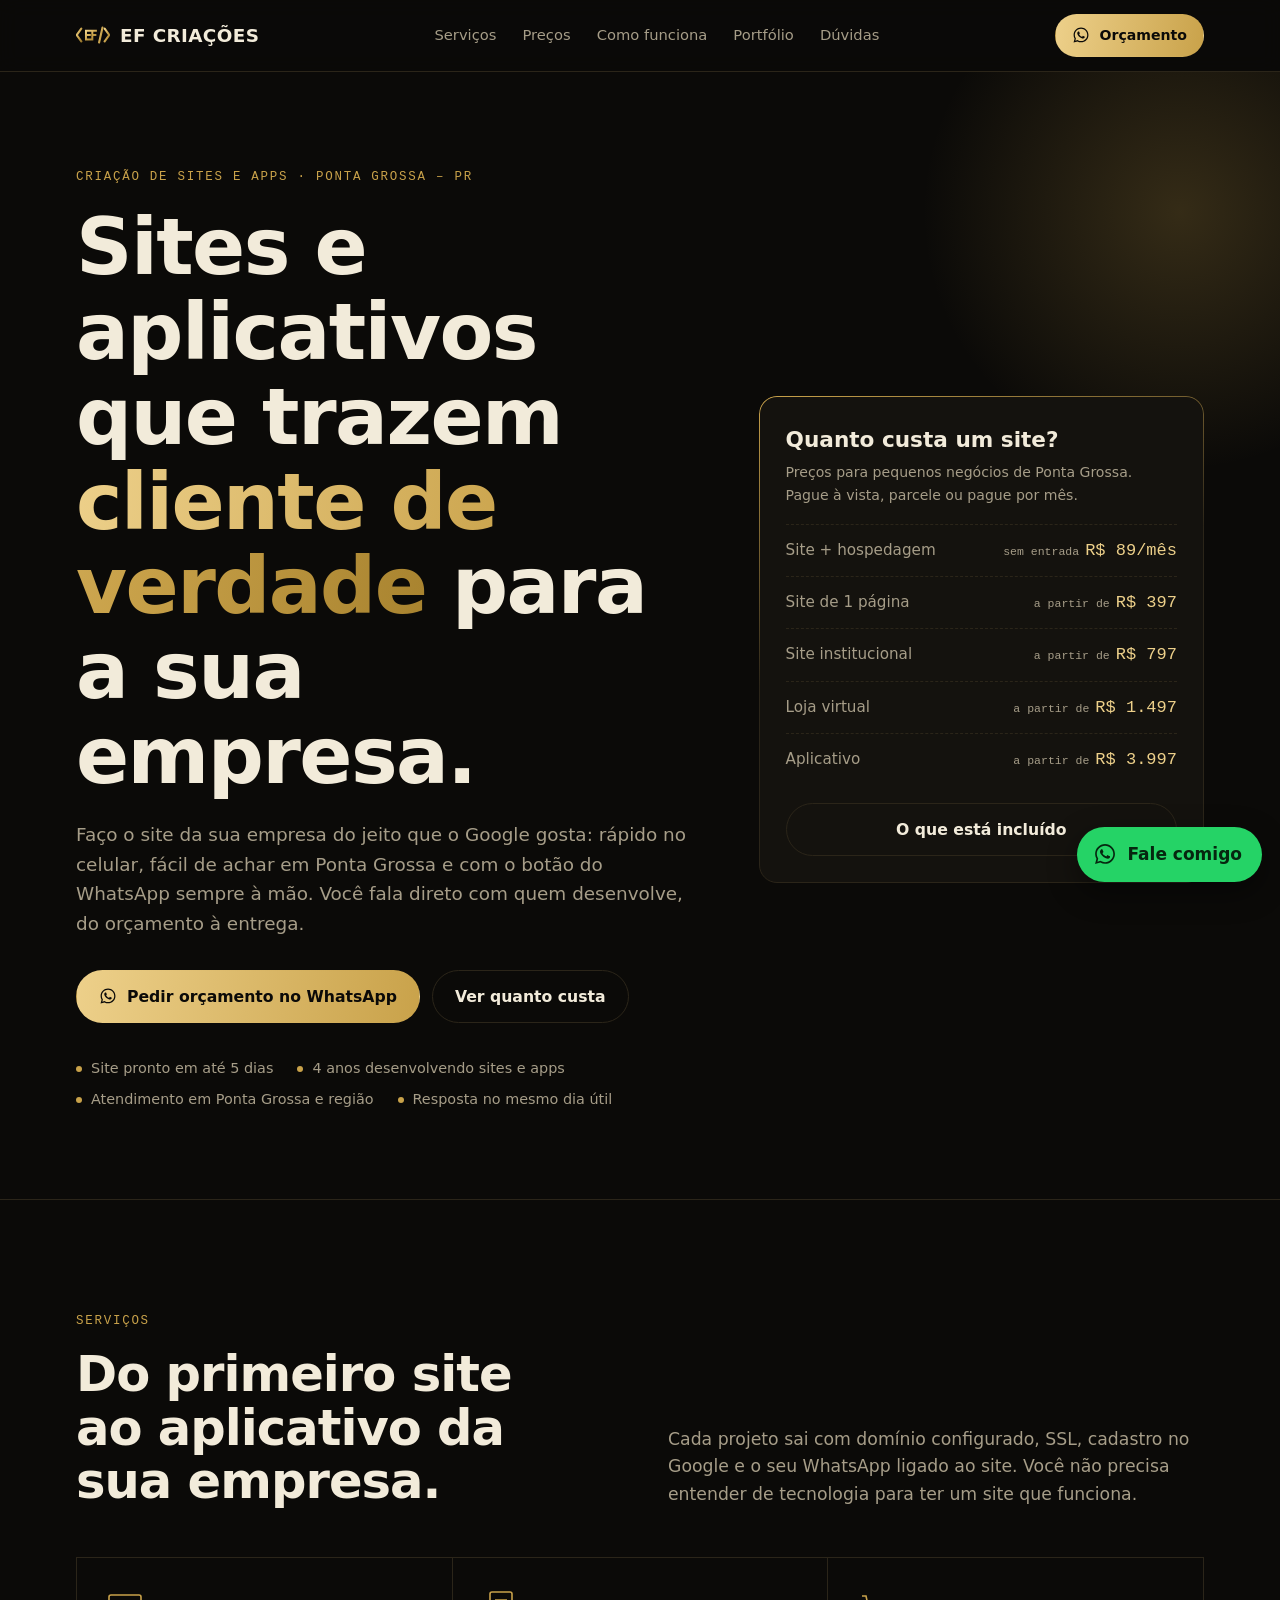
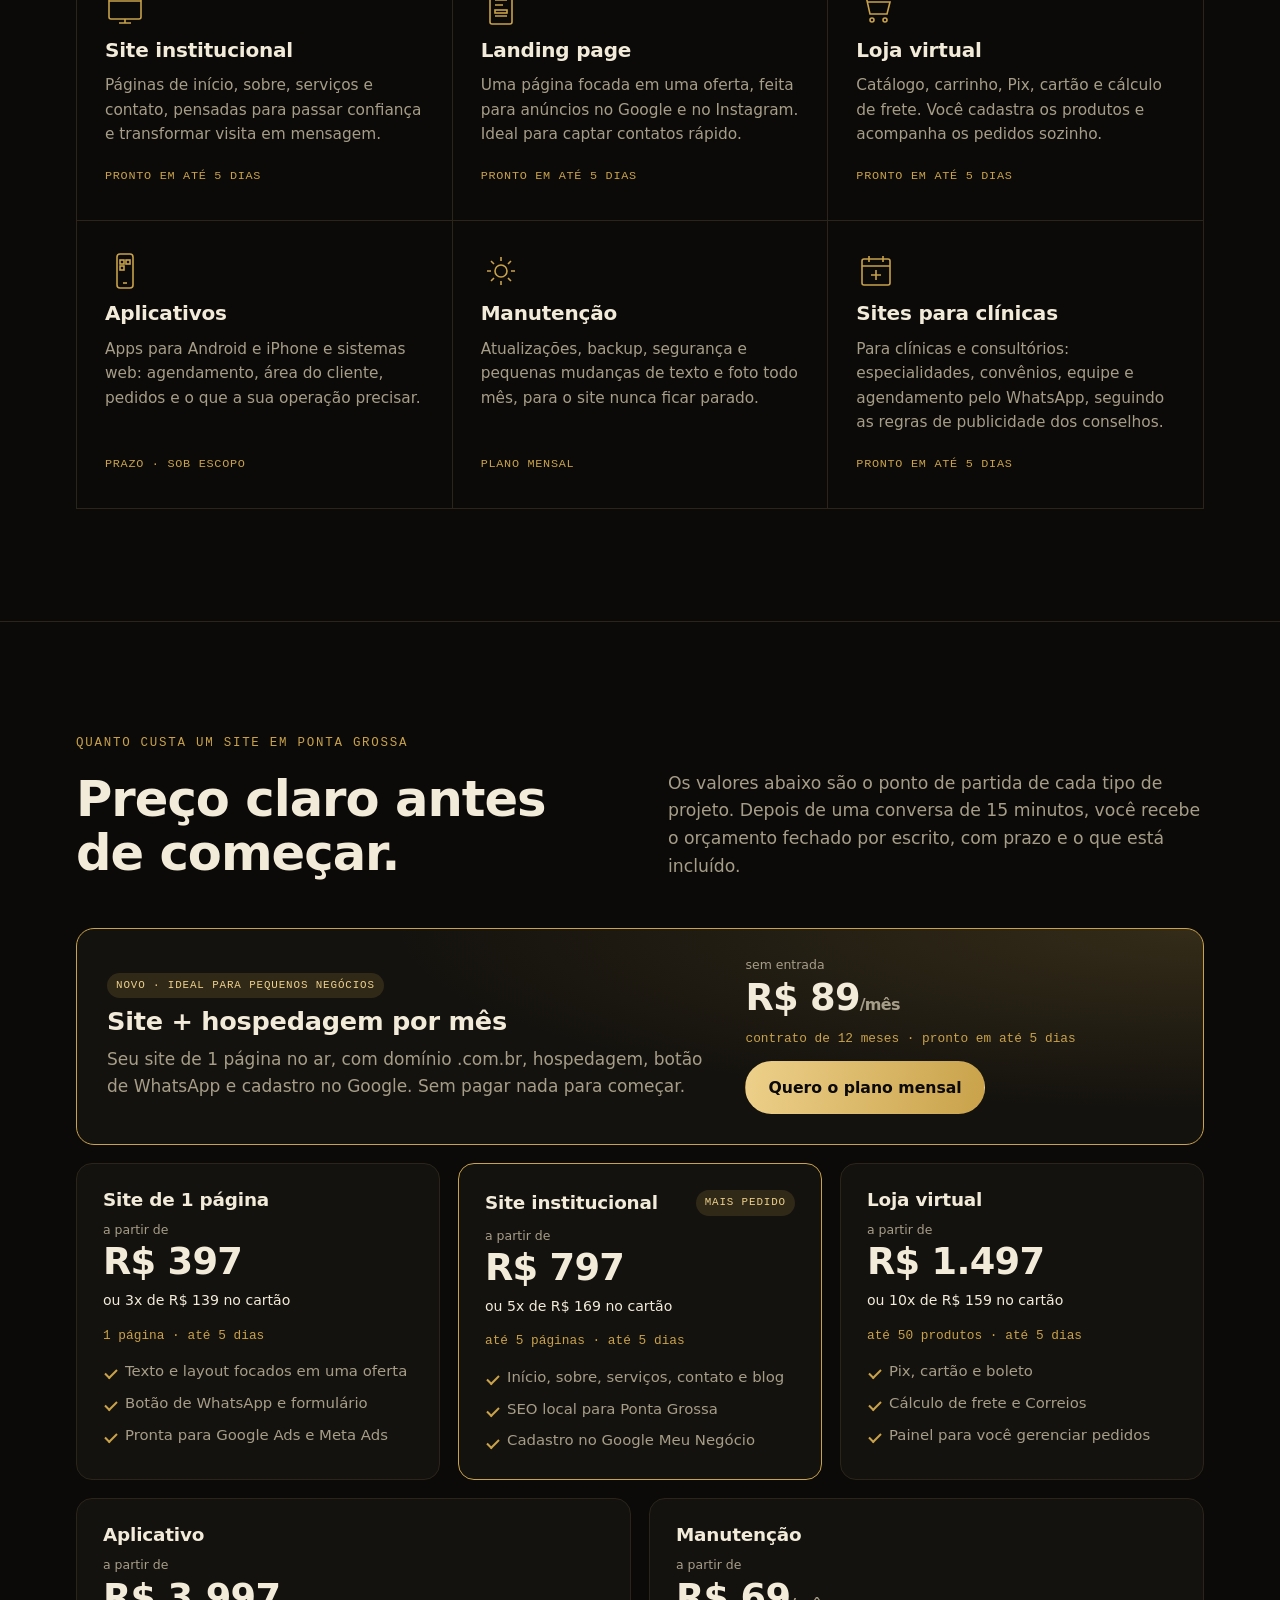
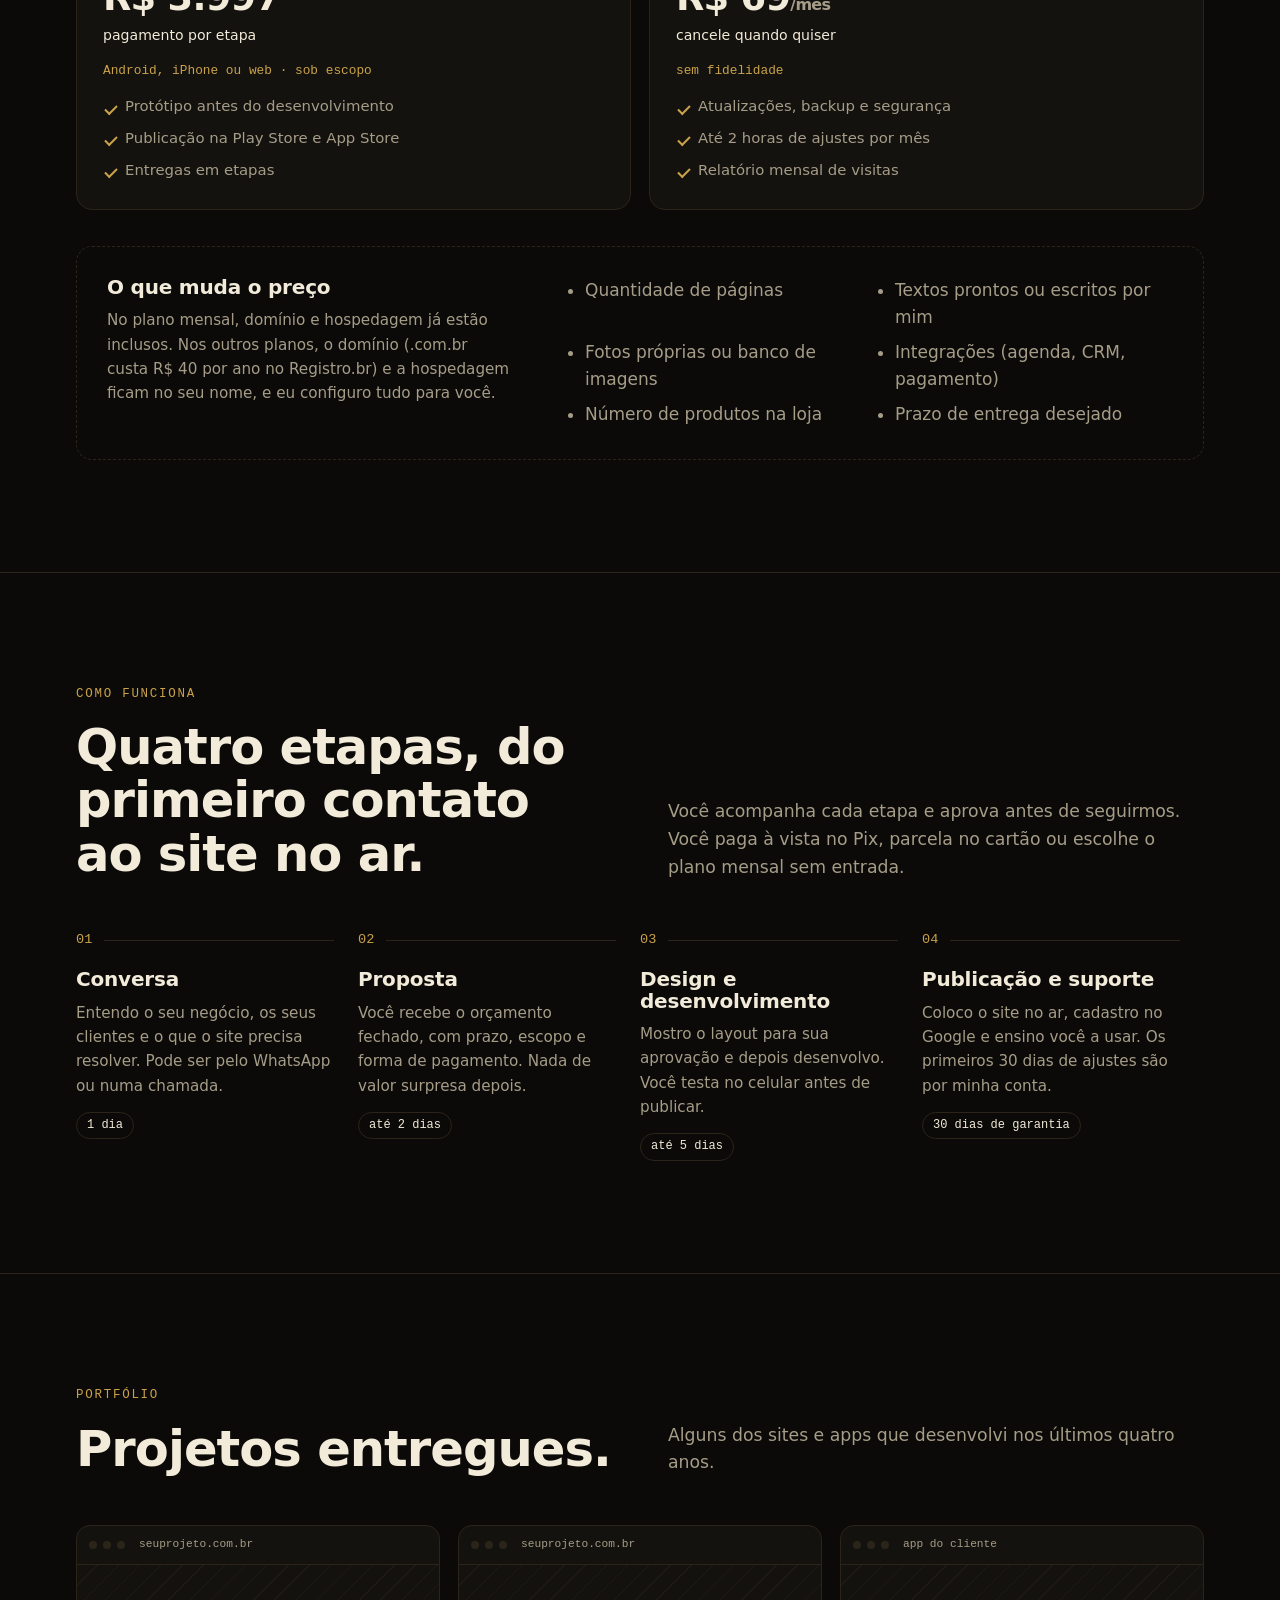
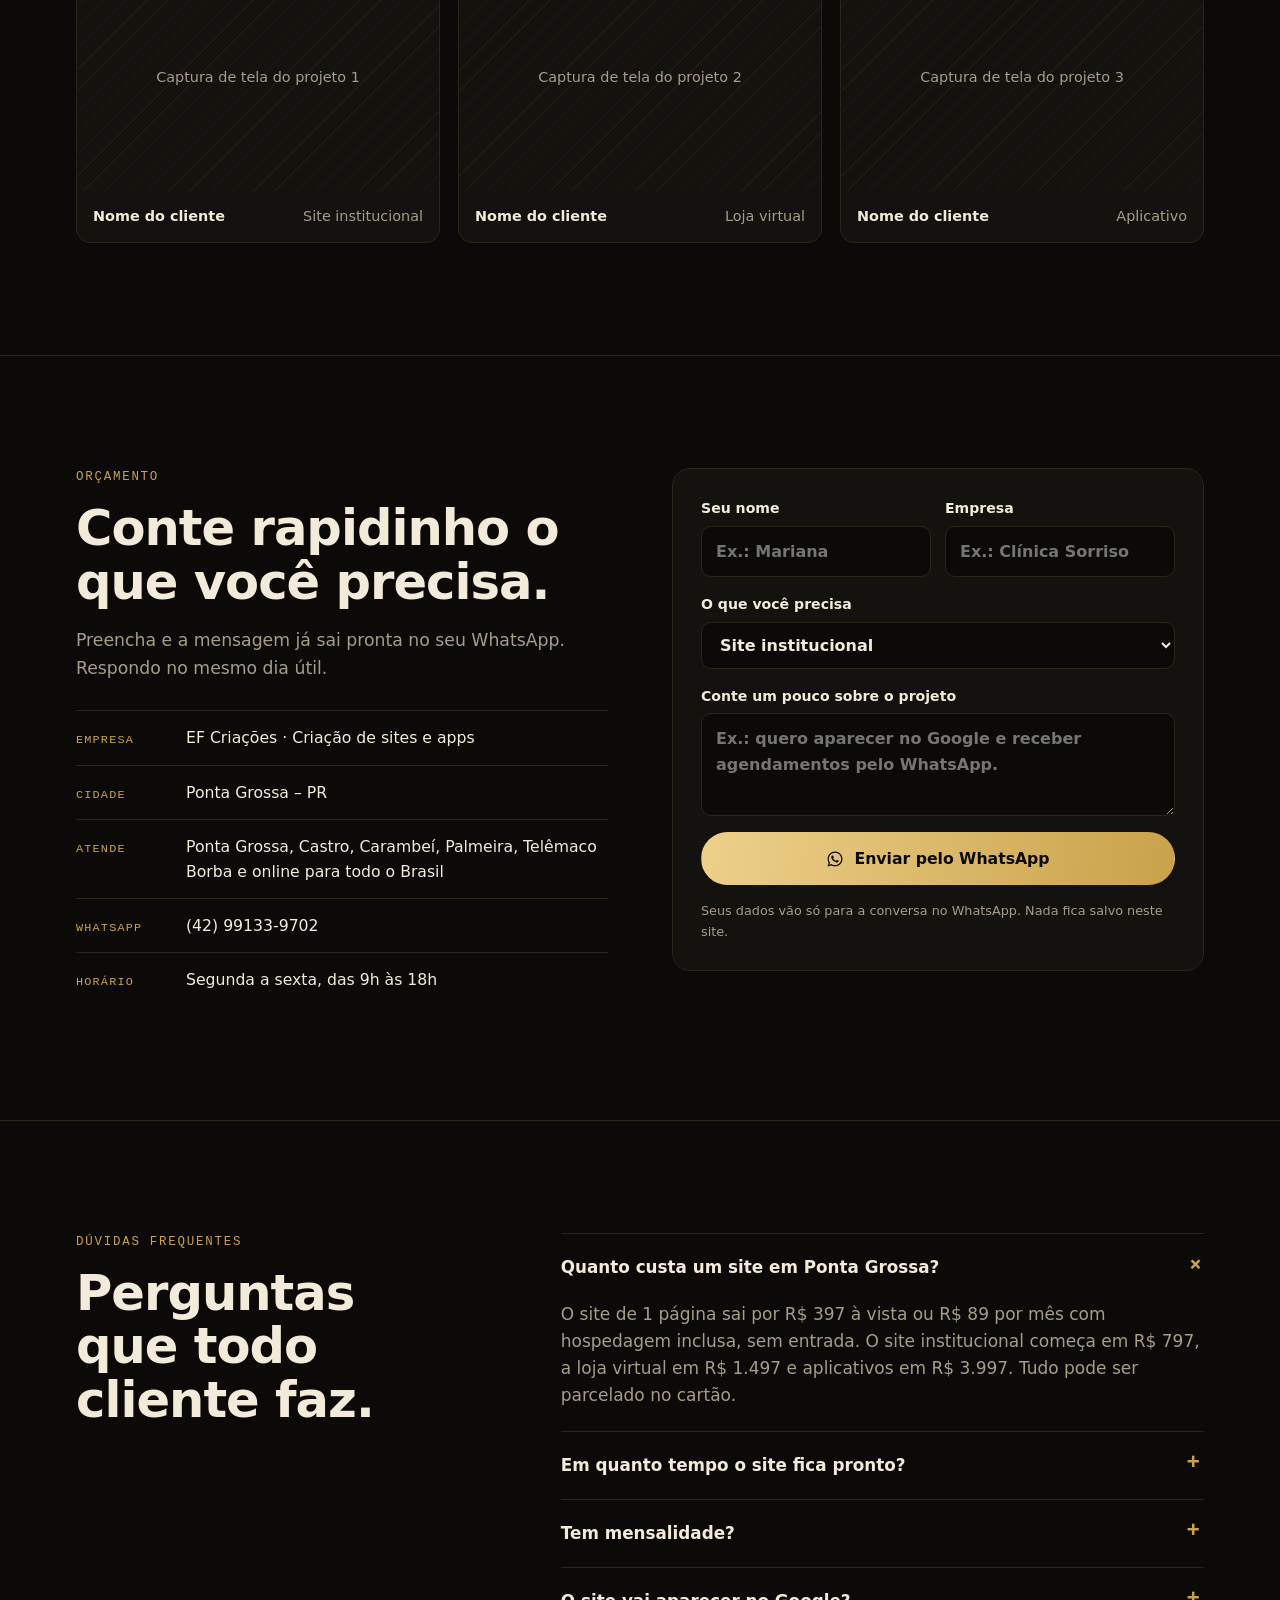
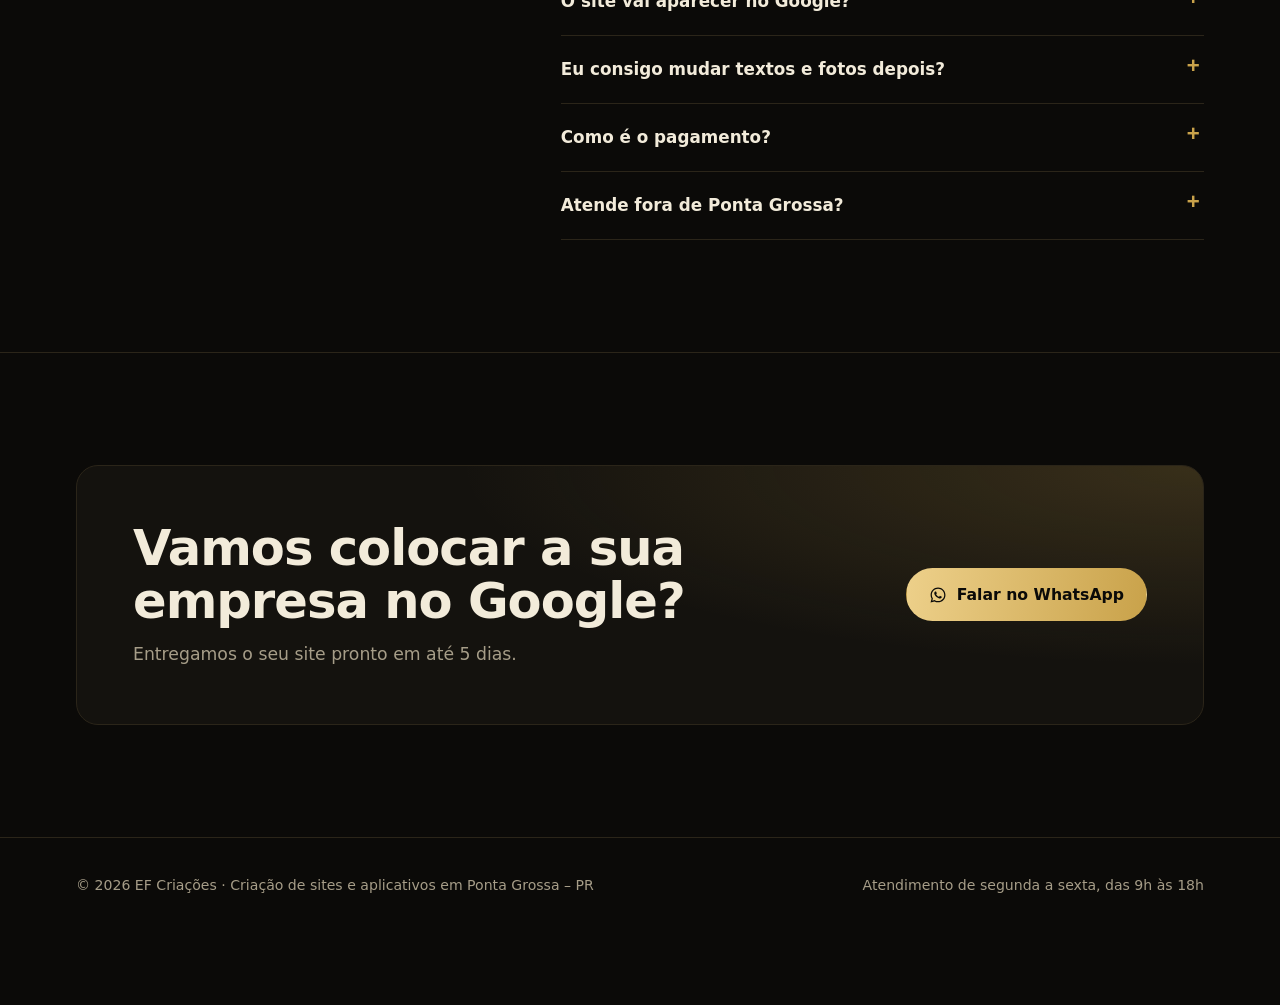
<file: index.html>
<!doctype html>
<html lang="pt-BR">
<head>
<meta charset="utf-8">
<meta http-equiv="Content-Security-Policy" content="default-src 'self'; script-src 'self'; style-src 'self' 'unsafe-inline' https://fonts.googleapis.com; font-src https://fonts.gstatic.com; img-src 'self' data:; connect-src 'self'; base-uri 'self'; form-action 'none'; object-src 'none'; upgrade-insecure-requests">
<meta name="referrer" content="strict-origin-when-cross-origin">
<meta name="viewport" content="width=device-width, initial-scale=1, viewport-fit=cover">
<title>EF Criações | Criação de Sites e Apps em Ponta Grossa - PR</title>
<meta name="description" content="Criação de sites, landing pages, lojas virtuais e aplicativos em Ponta Grossa - PR. Veja quanto custa um site e peça seu orçamento pelo WhatsApp.">
<link rel="preconnect" href="https://fonts.googleapis.com">
<link rel="preconnect" href="https://fonts.gstatic.com" crossorigin>
<link rel="stylesheet" href="https://fonts.googleapis.com/css2?family=Bricolage+Grotesque:opsz,wght@12..96,500;12..96,700;12..96,800&family=Manrope:wght@400;500;600;700&family=JetBrains+Mono:wght@500&display=swap">
<link rel="icon" href="favicon.svg" type="image/svg+xml">
<link rel="canonical" href="https://eduardofelipedasilvaquadros-ux.github.io/ef-criacoes-/">
<meta name="robots" content="index, follow">
<meta name="geo.region" content="BR-PR">
<meta name="geo.placename" content="Ponta Grossa">
<meta property="og:type" content="website">
<meta property="og:locale" content="pt_BR">
<meta property="og:title" content="EF Criações | Criação de Sites e Apps em Ponta Grossa">
<meta property="og:description" content="Sites, landing pages, lojas virtuais e aplicativos. Veja quanto custa e peça orçamento pelo WhatsApp.">
<meta property="og:image" content="https://eduardofelipedasilvaquadros-ux.github.io/ef-criacoes-/logo-quadrado.png">
<meta name="theme-color" content="#0B0A08">
<style>
/* Layout: faixa escura contínua; colunas assimétricas; o dourado aparece só em linhas, números e no CTA */
:root{
  --ink:#0B0A08;        /* fundo */
  --panel:#14120E;      /* superfícies */
  --line:#2B2519;       /* fios e bordas */
  --gold:#C9A24A;       /* acento */
  --gold-hi:#EDD08A;    /* brilho do dourado */
  --cream:#F2EBDA;      /* texto principal */
  --muted:#A69D88;      /* texto secundário */
  --wa:#25D366;
  --f-display:"Bricolage Grotesque", "Arial Narrow", system-ui, sans-serif;
  --f-body:"Manrope", system-ui, -apple-system, "Segoe UI", sans-serif;
  --f-mono:"JetBrains Mono", ui-monospace, "SF Mono", Menlo, monospace;
  --gutter:max(16px, env(safe-area-inset-left, 0px));
  color-scheme:dark;
}
*{box-sizing:border-box}
html{scroll-behavior:smooth;background:var(--ink)}
body{margin:0;background:var(--ink);color:var(--cream);font-family:var(--f-body);font-size:17px;line-height:1.6;-webkit-font-smoothing:antialiased}
a{color:inherit}
:focus-visible{outline:2px solid var(--gold-hi);outline-offset:3px;border-radius:4px}
.wrap{max-width:1160px;margin:0 auto;padding-left:max(16px, env(safe-area-inset-left, 0px));padding-right:max(16px, env(safe-area-inset-right, 0px))}
h1,h2,h3{font-family:var(--f-display);font-weight:700;line-height:1.08;letter-spacing:-.02em;text-wrap:balance;margin:0}
h2{font-size:clamp(2rem,4.2vw,3.1rem)}
h3{font-size:1.25rem;letter-spacing:-.01em}
p{margin:0}
.eyebrow{font-family:var(--f-mono);font-size:.78rem;letter-spacing:.14em;text-transform:uppercase;color:var(--gold)}
.lead{color:var(--muted);font-size:1.08rem;max-width:60ch}
.gold{background:linear-gradient(100deg,var(--gold-hi),var(--gold) 60%,#A8832F);-webkit-background-clip:text;background-clip:text;color:transparent}

/* header */
body::before{content:"";position:fixed;inset:0 0 auto;height:env(safe-area-inset-top,0px);z-index:10;background:var(--ink)}
header.top{position:sticky;top:env(safe-area-inset-top,0px);z-index:9;background:color-mix(in srgb,var(--ink) 88%,transparent);backdrop-filter:blur(10px);border-bottom:1px solid var(--line)}
header.top .wrap{display:flex;align-items:center;justify-content:space-between;gap:16px;padding-block:14px}
.brand{display:flex;align-items:center;gap:10px;text-decoration:none}
.brand svg{width:34px;height:34px;flex:none}
.brand b{font-family:var(--f-display);font-size:1.15rem;letter-spacing:.02em}
nav.menu{display:flex;gap:26px;font-size:.92rem;color:var(--muted)}
nav.menu a{text-decoration:none}
nav.menu a:hover{color:var(--cream)}
.btn{display:inline-flex;align-items:center;gap:10px;font-weight:700;font-size:.98rem;text-decoration:none;border-radius:999px;padding:13px 22px;border:1px solid transparent;transition:transform .15s ease,background .15s ease,border-color .15s}
.btn:hover{transform:translateY(-1px)}
.btn-gold{background:linear-gradient(100deg,var(--gold-hi),var(--gold));color:var(--ink)}
.btn-ghost{border-color:var(--line);color:var(--cream)}
.btn-ghost:hover{border-color:var(--gold)}
.btn svg{width:18px;height:18px}
header .btn{padding:9px 16px;font-size:.88rem}

/* hero */
.hero{padding-block:clamp(48px,8vw,96px) clamp(48px,7vw,88px);position:relative;overflow:hidden}
.hero::after{content:"";position:absolute;right:-180px;top:-140px;width:560px;height:560px;border-radius:50%;background:radial-gradient(circle,color-mix(in srgb,var(--gold) 22%,transparent),transparent 65%);pointer-events:none}
.hero-grid{display:grid;grid-template-columns:1.25fr .9fr;gap:clamp(32px,5vw,72px);align-items:center;position:relative;z-index:1}
.hero h1{font-size:clamp(2.5rem,6.4vw,4.9rem);font-weight:800;margin-block:18px 22px}
.hero .lead{font-size:1.15rem}
.cta-row{display:flex;flex-wrap:wrap;gap:12px;margin-top:32px}
.trust{display:flex;flex-wrap:wrap;gap:8px 24px;margin-top:34px;font-size:.9rem;color:var(--muted)}
.trust span::before{content:"";display:inline-block;width:6px;height:6px;border-radius:50%;background:var(--gold);margin-right:9px;vertical-align:middle}

.quote-card{background:var(--panel);border:1px solid var(--line);border-radius:18px;padding:26px;position:relative;min-width:0}
.quote-card::before{content:"";position:absolute;inset:-1px;border-radius:18px;padding:1px;background:linear-gradient(160deg,var(--gold),transparent 45%);-webkit-mask:linear-gradient(#000 0 0) content-box,linear-gradient(#000 0 0);-webkit-mask-composite:xor;mask-composite:exclude;pointer-events:none}
.quote-card .q{font-family:var(--f-display);font-size:1.35rem;font-weight:700;margin-bottom:4px}
.quote-card .sub{color:var(--muted);font-size:.88rem;margin-bottom:18px}
.qrow{display:flex;justify-content:space-between;align-items:baseline;gap:12px;padding-block:12px;border-top:1px dashed var(--line)}
.qrow span{color:var(--muted);font-size:.95rem}
.qrow b{font-family:var(--f-mono);font-weight:500;color:var(--gold-hi);white-space:nowrap;font-variant-numeric:tabular-nums}
.qrow b small{color:var(--muted);font-size:.72rem;margin-right:6px}
.quote-card .btn{width:100%;justify-content:center;margin-top:18px}

/* sections */
section{padding-block:clamp(64px,9vw,112px);border-top:1px solid var(--line)}
.sec-head{display:grid;grid-template-columns:1fr 1fr;gap:24px 56px;align-items:end;margin-bottom:48px}
.sec-head .eyebrow{grid-column:1/-1;margin-bottom:-8px}

/* services */
.svc{display:grid;grid-template-columns:repeat(3,1fr);border-top:1px solid var(--line);border-left:1px solid var(--line)}
.svc article{padding:30px 28px 34px;border-right:1px solid var(--line);border-bottom:1px solid var(--line);display:flex;flex-direction:column;gap:12px;min-width:0;transition:background .2s}
.svc article:hover{background:var(--panel)}
.svc .ic{width:40px;height:40px;color:var(--gold)}
.svc p{color:var(--muted);font-size:.96rem}
.svc .tag{font-family:var(--f-mono);font-size:.74rem;color:var(--gold);letter-spacing:.06em;margin-top:auto;padding-top:8px}

/* pricing */
.price-grid{display:grid;grid-template-columns:repeat(6,1fr);gap:18px}
.price-grid>.price{grid-column:span 2}
.price-grid>.price:nth-child(n+4){grid-column:span 3}
.price{background:var(--panel);border:1px solid var(--line);border-radius:16px;padding:26px;display:flex;flex-direction:column;gap:14px;min-width:0}
.price.feat{border-color:var(--gold)}
.price .kind{display:flex;justify-content:space-between;align-items:center;gap:8px}
.price .kind h3{font-size:1.15rem}
.badge{font-family:var(--f-mono);font-size:.68rem;letter-spacing:.08em;text-transform:uppercase;padding:4px 9px;border-radius:999px;background:color-mix(in srgb,var(--gold) 16%,transparent);color:var(--gold-hi);white-space:nowrap}
.amount{font-family:var(--f-display);font-weight:800;font-size:2.3rem;letter-spacing:-.02em;font-variant-numeric:tabular-nums;line-height:1}
.amount small{display:block;font-family:var(--f-body);font-weight:500;font-size:.78rem;color:var(--muted);letter-spacing:0;margin-bottom:8px}
.amount em{font-style:normal;font-size:1rem;color:var(--muted);font-weight:600}
.meta{font-family:var(--f-mono);font-size:.8rem;color:var(--gold)}
.price ul{list-style:none;padding:0;margin:0;display:grid;gap:8px;font-size:.93rem;color:var(--muted)}
.price li{padding-left:22px;position:relative}
.price li::before{content:"";position:absolute;left:2px;top:.62em;width:10px;height:5px;border-left:2px solid var(--gold);border-bottom:2px solid var(--gold);transform:rotate(-45deg)}
.factors{margin-top:36px;display:grid;grid-template-columns:.8fr 1.2fr;gap:24px 56px;padding:30px;border:1px dashed var(--line);border-radius:16px}
.factors ul{margin:0;padding-left:18px;color:var(--muted);display:grid;grid-template-columns:1fr 1fr;gap:8px 32px}
.factors p{color:var(--muted);font-size:.95rem;margin-top:10px}

/* process */
.steps{display:grid;grid-template-columns:repeat(4,1fr);gap:0;counter-reset:s}
.step{padding:0 24px 0 0;position:relative;min-width:0}
.step .n{font-family:var(--f-mono);color:var(--gold);font-size:.85rem;display:flex;align-items:center;gap:12px;margin-bottom:18px}
.step .n::after{content:"";flex:1;height:1px;background:var(--line)}
.step h3{margin-bottom:10px}
.step p{color:var(--muted);font-size:.95rem}
.step .d{display:inline-block;margin-top:14px;font-family:var(--f-mono);font-size:.75rem;color:var(--cream);border:1px solid var(--line);border-radius:999px;padding:3px 10px}

/* portfolio */
.pf{display:grid;grid-template-columns:repeat(3,1fr);gap:18px}
.shot{border:1px solid var(--line);border-radius:14px;overflow:hidden;background:var(--panel);min-width:0}
.shot .bar{display:flex;gap:6px;align-items:center;padding:10px 12px;border-bottom:1px solid var(--line)}
.shot .bar i{width:8px;height:8px;border-radius:50%;background:var(--line)}
.shot .bar span{margin-left:8px;font-family:var(--f-mono);font-size:.7rem;color:var(--muted);overflow:hidden;text-overflow:ellipsis;white-space:nowrap}
.shot .view{aspect-ratio:16/10;max-width:100%;display:grid;place-items:center;text-align:center;padding:20px;color:var(--muted);font-size:.9rem;background:repeating-linear-gradient(135deg,transparent 0 14px,color-mix(in srgb,var(--line) 45%,transparent) 14px 15px)}
.shot .cap{padding:14px 16px;display:flex;justify-content:space-between;gap:10px;font-size:.9rem}
.shot .cap span{color:var(--muted)}

/* quote form */
.contact-grid{display:grid;grid-template-columns:1fr 1fr;gap:clamp(32px,5vw,72px);align-items:start}
form.orc{background:var(--panel);border:1px solid var(--line);border-radius:18px;padding:28px;display:grid;gap:16px;min-width:0}
form.orc label{display:grid;gap:6px;font-size:.88rem;font-weight:600}
form.orc input,form.orc select,form.orc textarea{font:inherit;font-size:1rem;color:var(--cream);background:var(--ink);border:1px solid var(--line);border-radius:10px;padding:12px 14px;width:100%}
form.orc input:focus,form.orc select:focus,form.orc textarea:focus{outline:none;border-color:var(--gold)}
form.orc .two{display:grid;grid-template-columns:1fr 1fr;gap:14px}
form.orc .btn{justify-content:center}
form.orc small{color:var(--muted);font-size:.8rem}
.nap{display:grid;gap:14px;margin-top:28px;font-size:.98rem}
.nap div{display:flex;gap:14px;align-items:baseline;border-top:1px solid var(--line);padding-top:14px}
.nap dt{font-family:var(--f-mono);font-size:.74rem;color:var(--gold);text-transform:uppercase;letter-spacing:.1em;width:96px;flex:none}
.nap dd{margin:0;color:var(--cream);min-width:0}

/* faq */
.faq{display:grid;grid-template-columns:.8fr 1.2fr;gap:24px 56px}
details{border-bottom:1px solid var(--line)}
details:first-child{border-top:1px solid var(--line)}
summary{cursor:pointer;list-style:none;padding:20px 40px 20px 0;font-weight:700;font-size:1.05rem;position:relative}
summary::-webkit-details-marker{display:none}
summary::after{content:"+";position:absolute;right:4px;top:14px;font-family:var(--f-mono);font-size:1.4rem;color:var(--gold);transition:transform .2s}
details[open] summary::after{transform:rotate(45deg)}
details p{color:var(--muted);padding-bottom:22px;max-width:62ch}

/* cta + footer */
.final{text-align:left}
.final .box{display:flex;flex-wrap:wrap;justify-content:space-between;align-items:center;gap:28px;padding:clamp(28px,5vw,56px);border-radius:22px;background:radial-gradient(120% 140% at 100% 0%,color-mix(in srgb,var(--gold) 20%,transparent),transparent 55%),var(--panel);border:1px solid var(--line)}
.final h2{max-width:18ch}
footer{border-top:1px solid var(--line);padding-block:36px calc(36px + 72px);color:var(--muted);font-size:.88rem}
footer .wrap{display:flex;flex-wrap:wrap;justify-content:space-between;gap:16px}

/* whatsapp fixo */
.wa-fab{position:fixed;right:calc(18px + env(safe-area-inset-right,0px));bottom:calc(18px + env(safe-area-inset-bottom,0px));z-index:20;display:flex;align-items:center;gap:10px;background:var(--wa);color:#06260F;font-weight:800;text-decoration:none;border-radius:999px;padding:14px 20px 14px 16px;box-shadow:0 10px 30px rgba(0,0,0,.45);transition:transform .15s}
.wa-fab:hover{transform:translateY(-2px)}
.wa-fab svg{width:24px;height:24px}

.price .parc{margin-top:-6px;font-size:.88rem;color:var(--cream)}
.plano{display:grid;grid-template-columns:1.4fr 1fr;gap:20px 40px;align-items:center;margin-bottom:18px;padding:30px;border-radius:18px;border:1px solid var(--gold);background:radial-gradient(120% 140% at 100% 0%,color-mix(in srgb,var(--gold) 18%,transparent),transparent 60%),var(--panel)}
.plano-txt{display:grid;gap:10px;justify-items:start;min-width:0}
.plano-txt h3{font-size:1.6rem}
.plano-txt p{color:var(--muted)}
.plano-preco{display:grid;gap:12px;justify-items:start;min-width:0}
@media (max-width:620px){.plano{grid-template-columns:1fr;padding:22px}}
@media (max-width:960px){
  nav.menu{display:none}
  .hero-grid,.sec-head,.contact-grid,.faq,.factors{grid-template-columns:1fr}
  .svc,.price-grid,.pf{grid-template-columns:1fr 1fr}
  .price-grid>.price,.price-grid>.price:nth-child(n+4){grid-column:auto}
  .steps{grid-template-columns:1fr 1fr;gap:40px 0}
}
@media (max-width:620px){
  body{font-size:16px}
  header .btn span{display:none}
  .svc,.price-grid,.pf,.steps{grid-template-columns:1fr}
  .factors ul,form.orc .two{grid-template-columns:1fr}
  .wa-fab span{display:none}
  .wa-fab{padding:15px}
}
@media (prefers-reduced-motion:reduce){*{transition:none!important;scroll-behavior:auto!important}}
</style>
</head>
<body>
<svg width="0" height="0" style="position:absolute" aria-hidden="true">
  <defs>
    <linearGradient id="efg" x1="0" y1="0" x2="1" y2="1"><stop offset="0" stop-color="#F1D48A"/><stop offset=".55" stop-color="#C9A24A"/><stop offset="1" stop-color="#9C7A2E"/></linearGradient>
    <symbol id="ef-mark" viewBox="0 0 64 64"><g fill="none" stroke="url(#efg)" stroke-width="4" stroke-linecap="round" stroke-linejoin="round"><path d="M10 20L1.5 32 10 44"/><path d="M54 20L62.5 32 54 44"/><path d="M50 18L43.5 46"/></g><g transform="translate(11.5 15.5) scale(.52)" fill="none" stroke="url(#efg)" stroke-width="7.2" stroke-linecap="square"><path d="M14 16H50M14 16V48M14 32H28M14 48H30M37 16V48M37 32H48"/></g></symbol>
    <symbol id="wa" viewBox="0 0 24 24"><path fill="currentColor" d="M12.04 2C6.58 2 2.13 6.45 2.13 11.91c0 1.75.46 3.45 1.32 4.95L2.05 22l5.25-1.38a9.9 9.9 0 0 0 4.74 1.21c5.46 0 9.91-4.45 9.91-9.91C21.95 6.45 17.5 2 12.04 2Zm0 18.15c-1.48 0-2.93-.4-4.2-1.15l-.3-.18-3.12.82.83-3.04-.2-.31a8.2 8.2 0 0 1-1.26-4.38c0-4.54 3.7-8.24 8.25-8.24 4.54 0 8.24 3.7 8.24 8.24 0 4.55-3.7 8.24-8.24 8.24Zm4.52-6.16c-.25-.12-1.47-.72-1.69-.81-.23-.08-.39-.12-.56.12-.17.25-.64.81-.78.97-.14.17-.29.19-.54.06-.25-.12-1.05-.39-1.99-1.23-.74-.66-1.23-1.47-1.38-1.72-.14-.25-.01-.38.11-.51.11-.11.25-.29.37-.43.13-.14.17-.25.25-.41.08-.17.04-.31-.02-.43-.06-.12-.56-1.34-.76-1.84-.2-.48-.41-.42-.56-.43h-.48c-.17 0-.43.06-.66.31-.23.25-.86.85-.86 2.07 0 1.22.89 2.4 1.01 2.56.12.17 1.75 2.67 4.23 3.74.59.26 1.05.41 1.41.52.59.19 1.13.16 1.56.1.48-.07 1.47-.6 1.67-1.18.21-.58.21-1.07.14-1.18-.06-.1-.22-.16-.47-.29Z"/></symbol>
  </defs>
</svg>

<header class="top">
  <div class="wrap">
    <a class="brand" href="#inicio"><svg aria-hidden="true"><use href="#ef-mark"/></svg><b>EF CRIAÇÕES</b></a>
    <nav class="menu" aria-label="Seções">
      <a href="#servicos">Serviços</a><a href="#precos">Preços</a><a href="#processo">Como funciona</a><a href="#portfolio">Portfólio</a><a href="#faq">Dúvidas</a>
    </nav>
    <a class="btn btn-gold wa-link" href="https://wa.me/5542991339702?text=Ol%C3%A1%2C%20vim%20pelo%20site%20e%20quero%20um%20or%C3%A7amento." target="_blank" rel="noopener" aria-label="Pedir orçamento no WhatsApp"><svg aria-hidden="true"><use href="#wa"/></svg><span>Orçamento</span></a>
  </div>
</header>

<main id="inicio">
  <div class="hero">
    <div class="wrap hero-grid">
      <div>
        <p class="eyebrow">Criação de sites e apps · Ponta Grossa – PR</p>
        <h1>Sites e aplicativos que trazem <span class="gold">cliente de verdade</span> para a sua empresa.</h1>
        <p class="lead">Faço o site da sua empresa do jeito que o Google gosta: rápido no celular, fácil de achar em Ponta Grossa e com o botão do WhatsApp sempre à mão. Você fala direto com quem desenvolve, do orçamento à entrega.</p>
        <div class="cta-row">
          <a class="btn btn-gold wa-link" href="https://wa.me/5542991339702?text=Ol%C3%A1%2C%20vim%20pelo%20site%20e%20quero%20um%20or%C3%A7amento." target="_blank" rel="noopener"><svg aria-hidden="true"><use href="#wa"/></svg>Pedir orçamento no WhatsApp</a>
          <a class="btn btn-ghost" href="#precos">Ver quanto custa</a>
        </div>
        <div class="trust"><span>Site pronto em até 5 dias</span><span>4 anos desenvolvendo sites e apps</span><span>Atendimento em Ponta Grossa e região</span><span>Resposta no mesmo dia útil</span></div>
      </div>
      <aside class="quote-card" aria-label="Resumo de preços">
        <p class="q">Quanto custa um site?</p>
        <p class="sub">Preços para pequenos negócios de Ponta Grossa. Pague à vista, parcele ou pague por mês.</p>
        <div class="qrow"><span>Site + hospedagem</span><b><small>sem entrada</small>R$ 89/mês</b></div>
        <div class="qrow"><span>Site de 1 página</span><b><small>a partir de</small>R$ 397</b></div>
        <div class="qrow"><span>Site institucional</span><b><small>a partir de</small>R$ 797</b></div>
        <div class="qrow"><span>Loja virtual</span><b><small>a partir de</small>R$ 1.497</b></div>
        <div class="qrow"><span>Aplicativo</span><b><small>a partir de</small>R$ 3.997</b></div>
        <a class="btn btn-ghost" href="#precos">O que está incluído</a>
      </aside>
    </div>
  </div>

  <section id="servicos">
    <div class="wrap">
      <div class="sec-head">
        <p class="eyebrow">Serviços</p>
        <h2>Do primeiro site ao aplicativo da sua empresa.</h2>
        <p class="lead">Cada projeto sai com domínio configurado, SSL, cadastro no Google e o seu WhatsApp ligado ao site. Você não precisa entender de tecnologia para ter um site que funciona.</p>
      </div>
      <div class="svc">
        <article>
          <svg class="ic" viewBox="0 0 40 40" fill="none" stroke="currentColor" stroke-width="1.6" aria-hidden="true"><rect x="4" y="7" width="32" height="24" rx="2"/><path d="M4 13h32M14 35h12M20 31v4"/></svg>
          <h3>Site institucional</h3>
          <p>Páginas de início, sobre, serviços e contato, pensadas para passar confiança e transformar visita em mensagem.</p>
          <span class="tag">PRONTO EM ATÉ 5 DIAS</span>
        </article>
        <article>
          <svg class="ic" viewBox="0 0 40 40" fill="none" stroke="currentColor" stroke-width="1.6" aria-hidden="true"><rect x="9" y="4" width="22" height="32" rx="2"/><path d="M14 12h12M14 17h8M14 28h12"/><rect x="14" y="22" width="12" height="3"/></svg>
          <h3>Landing page</h3>
          <p>Uma página focada em uma oferta, feita para anúncios no Google e no Instagram. Ideal para captar contatos rápido.</p>
          <span class="tag">PRONTO EM ATÉ 5 DIAS</span>
        </article>
        <article>
          <svg class="ic" viewBox="0 0 40 40" fill="none" stroke="currentColor" stroke-width="1.6" aria-hidden="true"><path d="M6 8h4l4 18h17l3-12H12"/><circle cx="16" cy="32" r="2"/><circle cx="29" cy="32" r="2"/></svg>
          <h3>Loja virtual</h3>
          <p>Catálogo, carrinho, Pix, cartão e cálculo de frete. Você cadastra os produtos e acompanha os pedidos sozinho.</p>
          <span class="tag">PRONTO EM ATÉ 5 DIAS</span>
        </article>
        <article>
          <svg class="ic" viewBox="0 0 40 40" fill="none" stroke="currentColor" stroke-width="1.6" aria-hidden="true"><rect x="12" y="3" width="16" height="34" rx="3"/><path d="M18 32h4"/><rect x="15" y="9" width="4" height="4"/><rect x="21" y="9" width="4" height="4"/><rect x="15" y="15" width="4" height="4"/></svg>
          <h3>Aplicativos</h3>
          <p>Apps para Android e iPhone e sistemas web: agendamento, área do cliente, pedidos e o que a sua operação precisar.</p>
          <span class="tag">PRAZO · SOB ESCOPO</span>
        </article>
        <article>
          <svg class="ic" viewBox="0 0 40 40" fill="none" stroke="currentColor" stroke-width="1.6" aria-hidden="true"><path d="M20 6v4M20 30v4M6 20h4M30 20h4M10 10l3 3M27 27l3 3M30 10l-3 3M13 27l-3 3"/><circle cx="20" cy="20" r="6"/></svg>
          <h3>Manutenção</h3>
          <p>Atualizações, backup, segurança e pequenas mudanças de texto e foto todo mês, para o site nunca ficar parado.</p>
          <span class="tag">PLANO MENSAL</span>
        </article>
        <article>
          <svg class="ic" viewBox="0 0 40 40" fill="none" stroke="currentColor" stroke-width="1.6" aria-hidden="true"><rect x="6" y="8" width="28" height="26" rx="2"/><path d="M6 15h28M13 5v6M27 5v6M20 19v10M15 24h10"/></svg>
          <h3>Sites para clínicas</h3>
          <p>Para clínicas e consultórios: especialidades, convênios, equipe e agendamento pelo WhatsApp, seguindo as regras de publicidade dos conselhos.</p>
          <span class="tag">PRONTO EM ATÉ 5 DIAS</span>
        </article>
      </div>
    </div>
  </section>

  <section id="precos">
    <div class="wrap">
      <div class="sec-head">
        <p class="eyebrow">Quanto custa um site em Ponta Grossa</p>
        <h2>Preço claro antes de começar.</h2>
        <p class="lead">Os valores abaixo são o ponto de partida de cada tipo de projeto. Depois de uma conversa de 15 minutos, você recebe o orçamento fechado por escrito, com prazo e o que está incluído.</p>
      </div>
      <div class="plano">
        <div class="plano-txt">
          <span class="badge">Novo · ideal para pequenos negócios</span>
          <h3>Site + hospedagem por mês</h3>
          <p>Seu site de 1 página no ar, com domínio .com.br, hospedagem, botão de WhatsApp e cadastro no Google. Sem pagar nada para começar.</p>
        </div>
        <div class="plano-preco">
          <p class="amount"><small>sem entrada</small>R$ 89<em>/mês</em></p>
          <p class="meta">contrato de 12 meses · pronto em até 5 dias</p>
          <a class="btn btn-gold wa-link" href="https://wa.me/5542991339702" target="_blank" rel="noopener">Quero o plano mensal</a>
        </div>
      </div>
      <div class="price-grid">
        <div class="price">
          <div class="kind"><h3>Site de 1 página</h3></div>
          <p class="amount"><small>a partir de</small>R$ 397</p>
          <p class="parc">ou 3x de R$ 139 no cartão</p>
          <p class="meta">1 página · até 5 dias</p>
          <ul><li>Texto e layout focados em uma oferta</li><li>Botão de WhatsApp e formulário</li><li>Pronta para Google Ads e Meta Ads</li></ul>
        </div>
        <div class="price feat">
          <div class="kind"><h3>Site institucional</h3><span class="badge">Mais pedido</span></div>
          <p class="amount"><small>a partir de</small>R$ 797</p>
          <p class="parc">ou 5x de R$ 169 no cartão</p>
          <p class="meta">até 5 páginas · até 5 dias</p>
          <ul><li>Início, sobre, serviços, contato e blog</li><li>SEO local para Ponta Grossa</li><li>Cadastro no Google Meu Negócio</li></ul>
        </div>
        <div class="price">
          <div class="kind"><h3>Loja virtual</h3></div>
          <p class="amount"><small>a partir de</small>R$ 1.497</p>
          <p class="parc">ou 10x de R$ 159 no cartão</p>
          <p class="meta">até 50 produtos · até 5 dias</p>
          <ul><li>Pix, cartão e boleto</li><li>Cálculo de frete e Correios</li><li>Painel para você gerenciar pedidos</li></ul>
        </div>
        <div class="price">
          <div class="kind"><h3>Aplicativo</h3></div>
          <p class="amount"><small>a partir de</small>R$ 3.997</p>
          <p class="parc">pagamento por etapa</p>
          <p class="meta">Android, iPhone ou web · sob escopo</p>
          <ul><li>Protótipo antes do desenvolvimento</li><li>Publicação na Play Store e App Store</li><li>Entregas em etapas</li></ul>
        </div>
        <div class="price">
          <div class="kind"><h3>Manutenção</h3></div>
          <p class="amount"><small>a partir de</small>R$ 69<em>/mês</em></p>
          <p class="parc">cancele quando quiser</p>
          <p class="meta">sem fidelidade</p>
          <ul><li>Atualizações, backup e segurança</li><li>Até 2 horas de ajustes por mês</li><li>Relatório mensal de visitas</li></ul>
        </div>
      </div>
      <div class="factors">
        <div>
          <h3>O que muda o preço</h3>
          <p>No plano mensal, domínio e hospedagem já estão inclusos. Nos outros planos, o domínio (.com.br custa R$ 40 por ano no Registro.br) e a hospedagem ficam no seu nome, e eu configuro tudo para você.</p>
        </div>
        <ul>
          <li>Quantidade de páginas</li><li>Textos prontos ou escritos por mim</li>
          <li>Fotos próprias ou banco de imagens</li><li>Integrações (agenda, CRM, pagamento)</li>
          <li>Número de produtos na loja</li><li>Prazo de entrega desejado</li>
        </ul>
      </div>
    </div>
  </section>

  <section id="processo">
    <div class="wrap">
      <div class="sec-head">
        <p class="eyebrow">Como funciona</p>
        <h2>Quatro etapas, do primeiro contato ao site no ar.</h2>
        <p class="lead">Você acompanha cada etapa e aprova antes de seguirmos. Você paga à vista no Pix, parcela no cartão ou escolhe o plano mensal sem entrada.</p>
      </div>
      <div class="steps">
        <div class="step"><p class="n">01</p><h3>Conversa</h3><p>Entendo o seu negócio, os seus clientes e o que o site precisa resolver. Pode ser pelo WhatsApp ou numa chamada.</p><span class="d">1 dia</span></div>
        <div class="step"><p class="n">02</p><h3>Proposta</h3><p>Você recebe o orçamento fechado, com prazo, escopo e forma de pagamento. Nada de valor surpresa depois.</p><span class="d">até 2 dias</span></div>
        <div class="step"><p class="n">03</p><h3>Design e desenvolvimento</h3><p>Mostro o layout para sua aprovação e depois desenvolvo. Você testa no celular antes de publicar.</p><span class="d">até 5 dias</span></div>
        <div class="step"><p class="n">04</p><h3>Publicação e suporte</h3><p>Coloco o site no ar, cadastro no Google e ensino você a usar. Os primeiros 30 dias de ajustes são por minha conta.</p><span class="d">30 dias de garantia</span></div>
      </div>
    </div>
  </section>

  <section id="portfolio">
    <div class="wrap">
      <div class="sec-head">
        <p class="eyebrow">Portfólio</p>
        <h2>Projetos entregues.</h2>
        <p class="lead">Alguns dos sites e apps que desenvolvi nos últimos quatro anos.</p>
      </div>
      <div class="pf">
        <figure class="shot" style="margin:0"><div class="bar"><i></i><i></i><i></i><span>seuprojeto.com.br</span></div><div class="view">Captura de tela do projeto 1</div><figcaption class="cap"><b>Nome do cliente</b><span>Site institucional</span></figcaption></figure>
        <figure class="shot" style="margin:0"><div class="bar"><i></i><i></i><i></i><span>seuprojeto.com.br</span></div><div class="view">Captura de tela do projeto 2</div><figcaption class="cap"><b>Nome do cliente</b><span>Loja virtual</span></figcaption></figure>
        <figure class="shot" style="margin:0"><div class="bar"><i></i><i></i><i></i><span>app do cliente</span></div><div class="view">Captura de tela do projeto 3</div><figcaption class="cap"><b>Nome do cliente</b><span>Aplicativo</span></figcaption></figure>
      </div>
    </div>
  </section>

  <section id="contato">
    <div class="wrap contact-grid">
      <div>
        <p class="eyebrow">Orçamento</p>
        <h2 style="margin-top:14px">Conte rapidinho o que você precisa.</h2>
        <p class="lead" style="margin-top:18px">Preencha e a mensagem já sai pronta no seu WhatsApp. Respondo no mesmo dia útil.</p>
        <dl class="nap">
          <div><dt>Empresa</dt><dd>EF Criações · Criação de sites e apps</dd></div>
          <div><dt>Cidade</dt><dd>Ponta Grossa – PR</dd></div>
          <div><dt>Atende</dt><dd>Ponta Grossa, Castro, Carambeí, Palmeira, Telêmaco Borba e online para todo o Brasil</dd></div>
          <div><dt>WhatsApp</dt><dd>(42) 99133-9702</dd></div>
          <div><dt>Horário</dt><dd>Segunda a sexta, das 9h às 18h</dd></div>
        </dl>
      </div>
      <form class="orc" id="orc">
        <div class="two">
          <label for="f-nome">Seu nome<input id="f-nome" name="nome" maxlength="60" autocomplete="name" placeholder="Ex.: Mariana"></label>
          <label for="f-empresa">Empresa<input id="f-empresa" name="empresa" maxlength="80" autocomplete="organization" placeholder="Ex.: Clínica Sorriso"></label>
        </div>
        <label for="f-tipo">O que você precisa
          <select id="f-tipo" name="tipo">
            <option>Site institucional</option><option>Site de 1 página</option><option>Loja virtual</option><option>Aplicativo</option><option>Manutenção de site</option><option>Ainda não sei</option>
          </select>
        </label>
        <label for="f-msg">Conte um pouco sobre o projeto<textarea id="f-msg" name="msg" maxlength="600" rows="3" placeholder="Ex.: quero aparecer no Google e receber agendamentos pelo WhatsApp."></textarea></label>
        <a class="btn btn-gold wa-link" id="f-send" href="https://wa.me/5542991339702" target="_blank" rel="noopener"><svg aria-hidden="true"><use href="#wa"/></svg>Enviar pelo WhatsApp</a>
        <small>Seus dados vão só para a conversa no WhatsApp. Nada fica salvo neste site.</small>
      </form>
    </div>
  </section>

  <section id="faq">
    <div class="wrap faq">
      <div>
        <p class="eyebrow">Dúvidas frequentes</p>
        <h2 style="margin-top:14px">Perguntas que todo cliente faz.</h2>
      </div>
      <div>
        <details open><summary>Quanto custa um site em Ponta Grossa?</summary><p>O site de 1 página sai por R$ 397 à vista ou R$ 89 por mês com hospedagem inclusa, sem entrada. O site institucional começa em R$ 797, a loja virtual em R$ 1.497 e aplicativos em R$ 3.997. Tudo pode ser parcelado no cartão.</p></details>
        <details><summary>Em quanto tempo o site fica pronto?</summary><p>Entregamos o seu site pronto em até 5 dias, contando a partir do recebimento dos textos e fotos. Aplicativos têm prazo definido conforme o escopo.</p></details>
        <details><summary>Tem mensalidade?</summary><p>Só se você quiser. Você pode pagar o site uma vez e ele é seu, ou escolher o plano de R$ 89 por mês, que já inclui domínio, hospedagem e pequenos ajustes. A manutenção avulsa custa R$ 69 por mês e é opcional.</p></details>
        <details><summary>O site vai aparecer no Google?</summary><p>Sim. Todo site sai com SEO técnico, cadastro no Google Search Console e no Perfil da Empresa no Google, para você aparecer quando alguém pesquisar pelo seu serviço em Ponta Grossa.</p></details>
        <details><summary>Eu consigo mudar textos e fotos depois?</summary><p>Consegue. Entrego um painel simples e ensino você a usar. Se preferir não mexer, o plano de manutenção cobre as mudanças do mês.</p></details>
        <details><summary>Como é o pagamento?</summary><p>À vista no Pix, parcelado no cartão ou pelo plano mensal sem entrada. Para aplicativos, o pagamento é dividido por etapa.</p></details>
        <details><summary>Atende fora de Ponta Grossa?</summary><p>Sim. Atendo presencialmente Ponta Grossa, Castro, Carambeí, Palmeira e Telêmaco Borba, e online qualquer cidade do Brasil.</p></details>
      </div>
    </div>
  </section>

  <section class="final">
    <div class="wrap">
      <div class="box">
        <div><h2>Vamos colocar a sua empresa no Google?</h2><p class="lead" style="margin-top:12px">Entregamos o seu site pronto em até 5 dias.</p></div>
        <a class="btn btn-gold wa-link" href="https://wa.me/5542991339702?text=Ol%C3%A1%2C%20vim%20pelo%20site%20e%20quero%20um%20or%C3%A7amento." target="_blank" rel="noopener"><svg aria-hidden="true"><use href="#wa"/></svg>Falar no WhatsApp</a>
      </div>
    </div>
  </section>
</main>

<footer>
  <div class="wrap">
    <span>© 2026 EF Criações · Criação de sites e aplicativos em Ponta Grossa – PR</span>
    <span>Atendimento de segunda a sexta, das 9h às 18h</span>
  </div>
</footer>

<a class="wa-fab wa-link" href="https://wa.me/5542991339702?text=Ol%C3%A1%2C%20vim%20pelo%20site%20e%20quero%20um%20or%C3%A7amento." target="_blank" rel="noopener" aria-label="Conversar no WhatsApp"><svg aria-hidden="true"><use href="#wa"/></svg><span>Fale comigo</span></a>

<script type="application/ld+json">
{
  "@context":"https://schema.org",
  "@type":"ProfessionalService",
  "name":"EF Criações",
  "description":"Criação de sites, landing pages, lojas virtuais e aplicativos em Ponta Grossa - PR.",
  "telephone":"+55-42-99133-9702",
  "priceRange":"R$ 89/mês - R$ 3.997",
  "address":{"@type":"PostalAddress","addressLocality":"Ponta Grossa","addressRegion":"PR","addressCountry":"BR"},
  "areaServed":["Ponta Grossa","Castro","Carambeí","Palmeira","Telêmaco Borba"],
  "openingHours":"Mo-Fr 09:00-18:00",
  "makesOffer":[
    {"@type":"Offer","itemOffered":{"@type":"Service","name":"Site de 1 página"},"priceSpecification":{"@type":"PriceSpecification","minPrice":397,"priceCurrency":"BRL"}},
    {"@type":"Offer","itemOffered":{"@type":"Service","name":"Site institucional"},"priceSpecification":{"@type":"PriceSpecification","minPrice":797,"priceCurrency":"BRL"}},
    {"@type":"Offer","itemOffered":{"@type":"Service","name":"Loja virtual"},"priceSpecification":{"@type":"PriceSpecification","minPrice":1497,"priceCurrency":"BRL"}},
    {"@type":"Offer","itemOffered":{"@type":"Service","name":"Aplicativo"},"priceSpecification":{"@type":"PriceSpecification","minPrice":3997,"priceCurrency":"BRL"}}
  ]
}
</script>
<script src="main.js" defer></script>

</body>
</html>
</file>
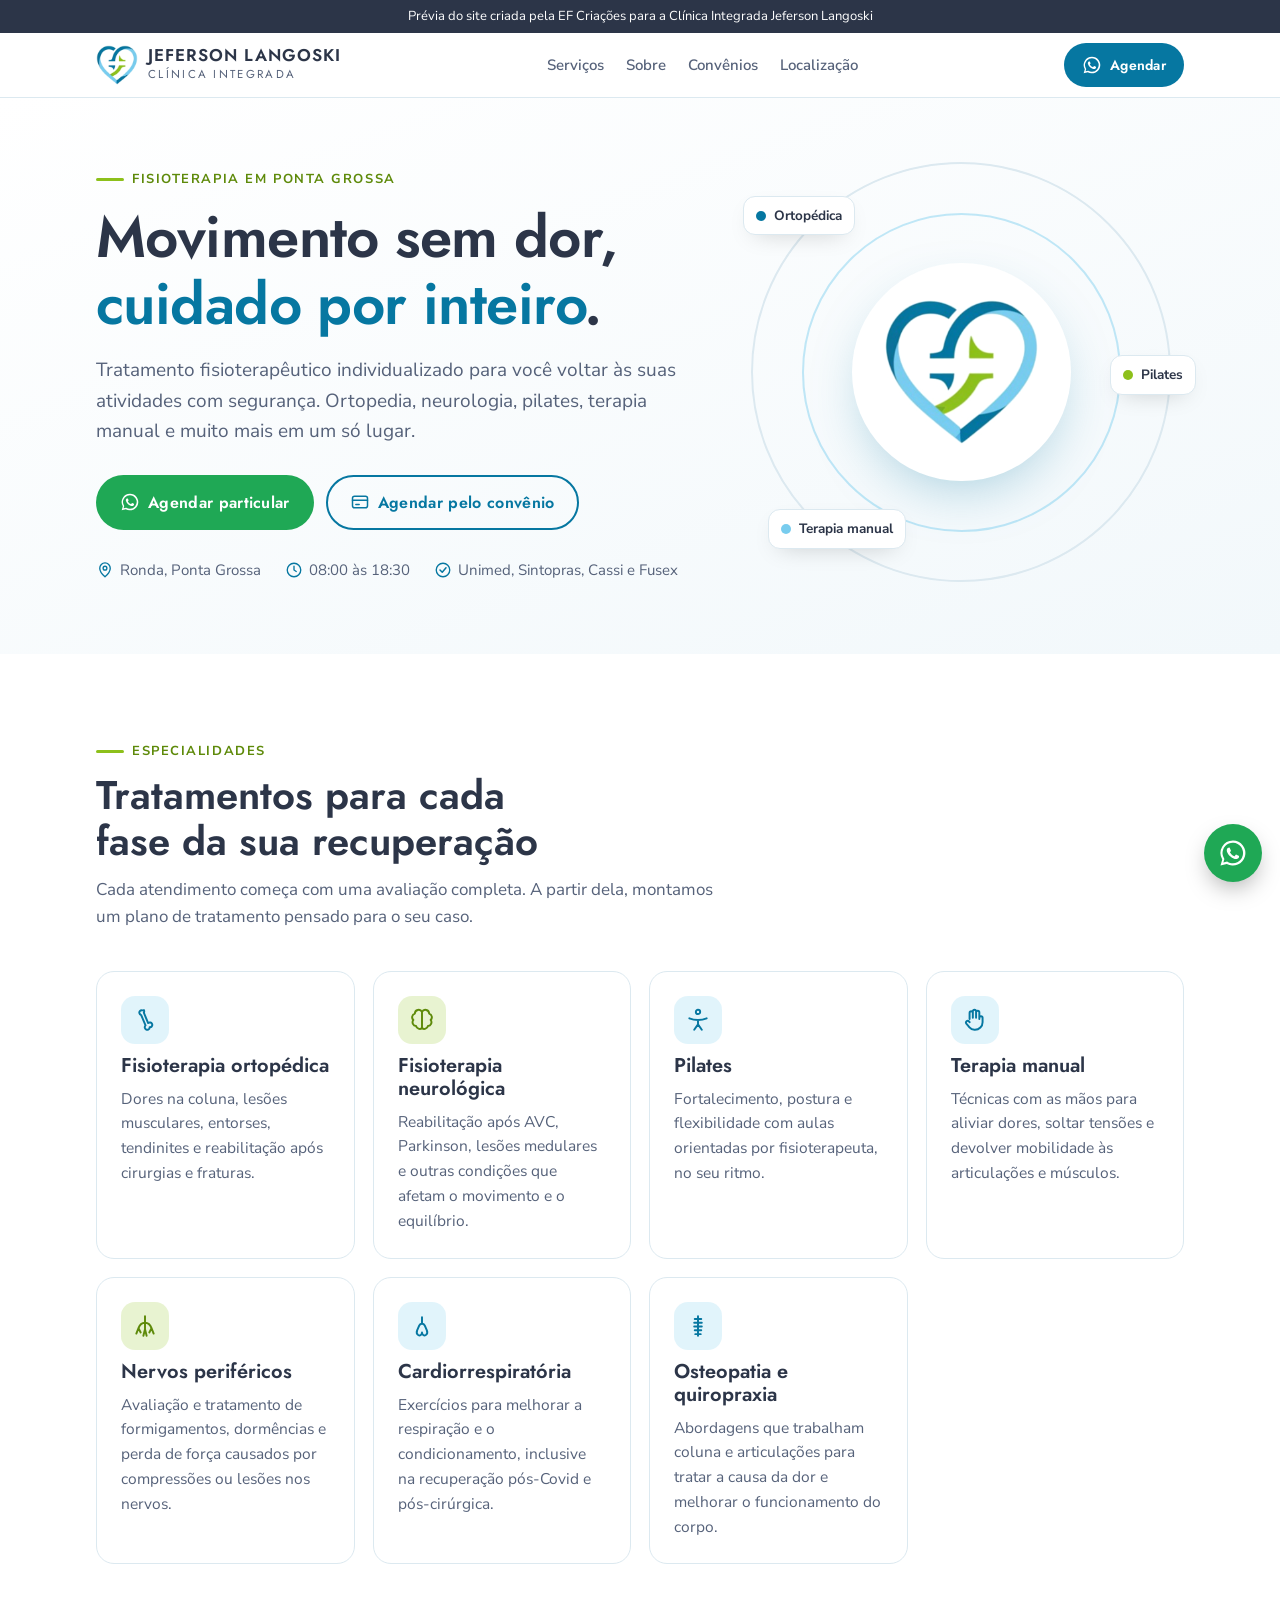
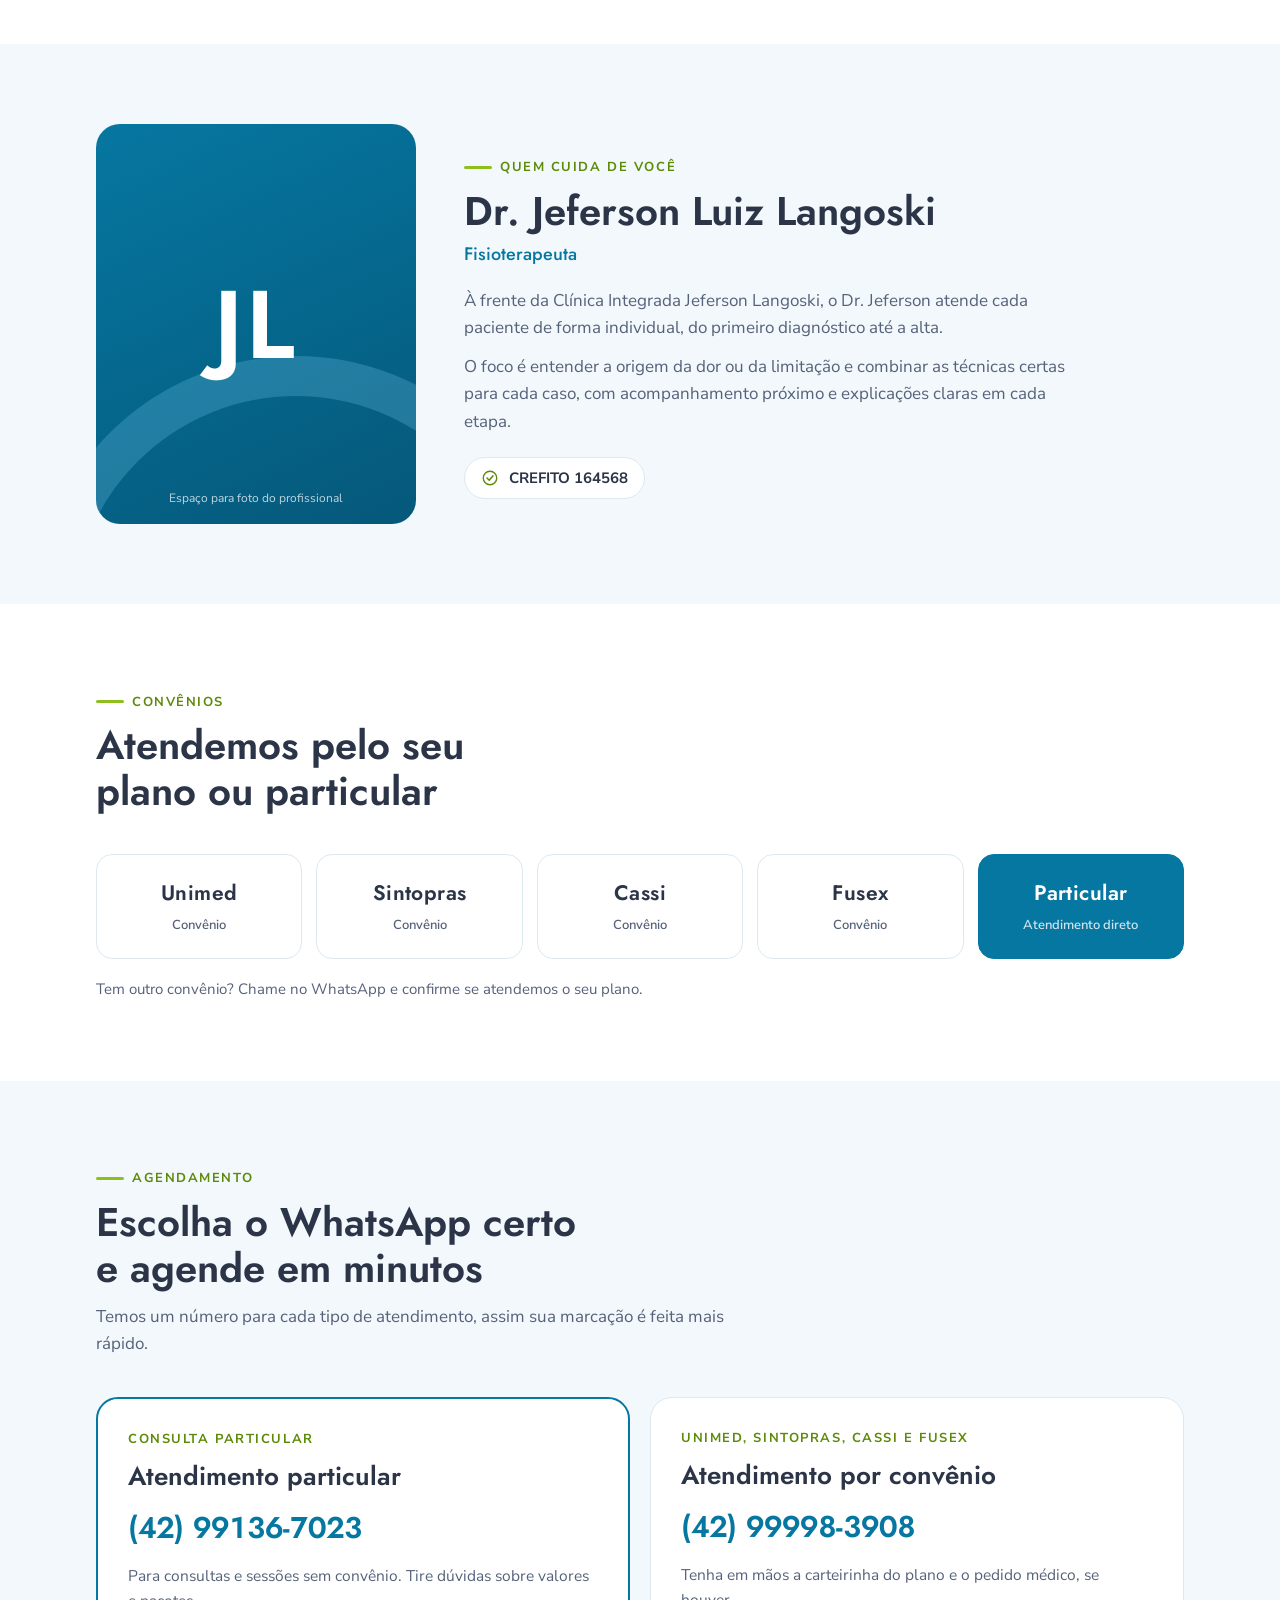
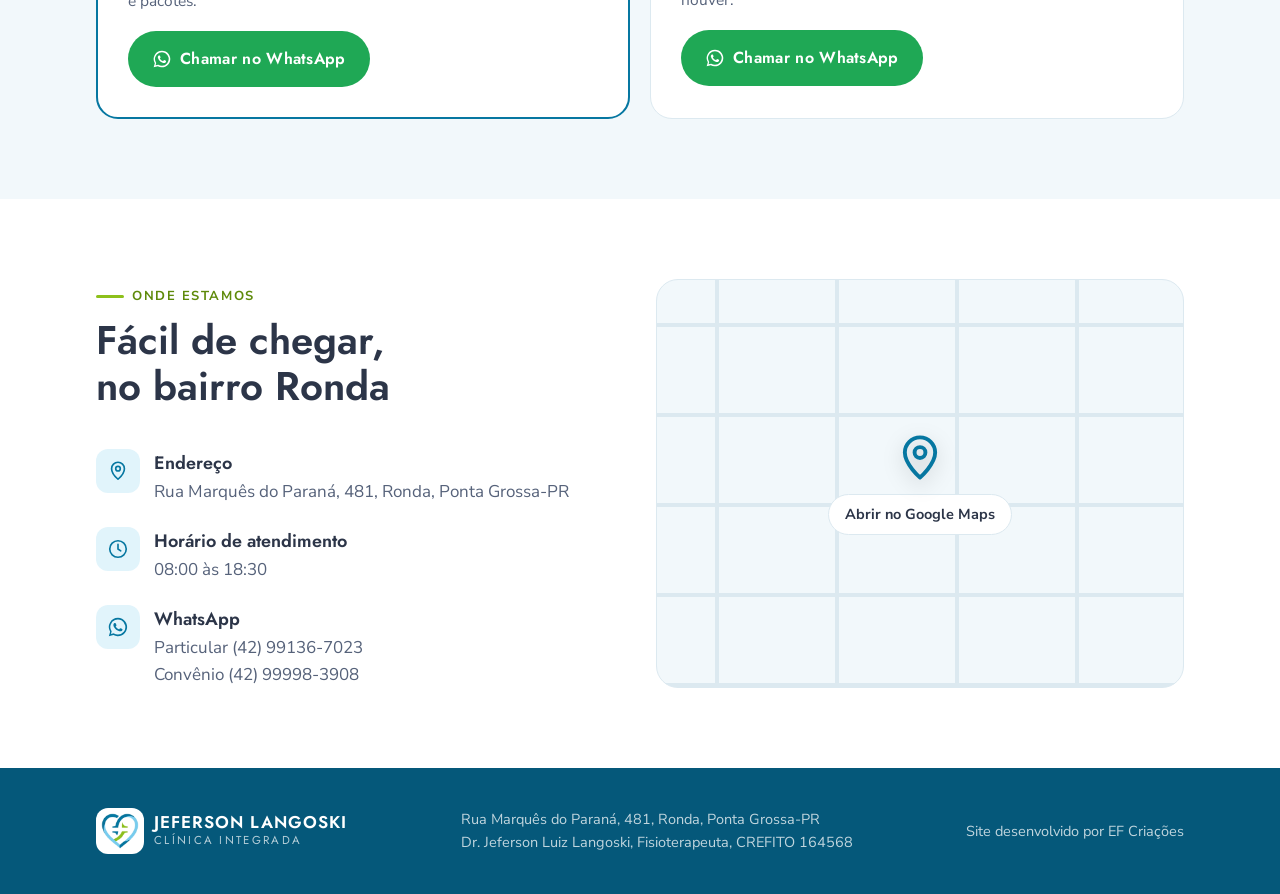
<file: demos/jeferson-langoski/index.html>
<!doctype html>
<html lang="pt-BR">
<head>
<meta charset="utf-8">
<meta name="viewport" content="width=device-width,initial-scale=1,viewport-fit=cover">
<meta name="robots" content="noindex">
<meta property="og:title" content="Clínica Integrada Jeferson Langoski">
<meta property="og:description" content="Fisioterapia em Ponta Grossa-PR. Unimed, Sintopras, Cassi, Fusex e particular.">
<meta property="og:image" content="https://eduardofelipedasilvaquadros-ux.github.io/ef-criacoes-/demos/jeferson-langoski/simbolo.png">
<style>:root{padding-top:env(safe-area-inset-top,0px);padding-bottom:env(safe-area-inset-bottom,0px)}body{margin:0}img{max-width:100%}[hidden]{display:none!important}</style>
<title>Clínica Jeferson Langoski</title>
<meta name="description" content="Clínica Integrada Jeferson Langoski: fisioterapia ortopédica, neurológica, pilates, terapia manual e mais em Ponta Grossa-PR. Atendemos Unimed, Sintopras, Cassi, Fusex e particular.">
<link rel="icon" href="favicon.png">
<link rel="preconnect" href="https://fonts.googleapis.com">
<link rel="preconnect" href="https://fonts.gstatic.com" crossorigin>
<link rel="stylesheet" href="https://fonts.googleapis.com/css2?family=Jost:wght@400;500;600;700&family=Nunito+Sans:opsz,wght@6..12,400;6..12,600;6..12,700&display=swap">
<style>
/* Layout: faixa de topo + hero dividido (texto | coração da marca), seções em coluna única de 1120px, cartões só onde há item clicável/escolha */
:root{
  --petroleo:#0677A1;
  --petroleo-escuro:#05587A;
  --azul-claro:#78CCEE;
  --verde:#8DC01B;
  --verde-texto:#5E8A0A;
  --tinta:#2C3548;
  --tinta-suave:#56627A;
  --fundo:#FFFFFF;
  --fundo-alt:#F2F8FB;
  --linha:#DCE9F0;
  --cartao:#FFFFFF;
  --sobre-petroleo:#FFFFFF;
  --zap:#1FA855;
  --font-display:"Jost","Futura","Century Gothic",system-ui,sans-serif;
  --font-body:"Nunito Sans","Segoe UI",system-ui,sans-serif;
}
@media (prefers-color-scheme: dark){:root:not([data-theme="light"]){
  --petroleo:#3FA7D1;--petroleo-escuro:#0B3E55;--azul-claro:#8FD6F2;--verde:#A3D23A;--verde-texto:#A3D23A;
  --tinta:#E8EEF4;--tinta-suave:#A9B6C7;--fundo:#0F1720;--fundo-alt:#15212D;--linha:#24384A;--cartao:#182634;--sobre-petroleo:#FFFFFF;--zap:#25C062;color-scheme:dark}}
:root[data-theme="dark"]{
  --petroleo:#3FA7D1;--petroleo-escuro:#0B3E55;--azul-claro:#8FD6F2;--verde:#A3D23A;--verde-texto:#A3D23A;
  --tinta:#E8EEF4;--tinta-suave:#A9B6C7;--fundo:#0F1720;--fundo-alt:#15212D;--linha:#24384A;--cartao:#182634;--sobre-petroleo:#FFFFFF;--zap:#25C062;color-scheme:dark}

*{box-sizing:border-box}
html{scroll-behavior:smooth}
@media (prefers-reduced-motion:reduce){html{scroll-behavior:auto}*{animation:none!important;transition:none!important}}
body{background:var(--fundo);color:var(--tinta);font-family:var(--font-body);font-size:17px;line-height:1.6;overflow-x:hidden}
a{color:inherit}
h1,h2,h3{font-family:var(--font-display);line-height:1.15;text-wrap:balance;margin:0}
p{margin:0}
.wrap{max-width:1120px;margin:0 auto;padding-left:max(16px,env(safe-area-inset-left,0px));padding-right:max(16px,env(safe-area-inset-right,0px))}
:focus-visible{outline:3px solid var(--verde);outline-offset:3px;border-radius:6px}

/* faixa demo */
.demo{background:var(--tinta);color:var(--fundo);font-size:13px;text-align:center}
.demo .wrap{padding-block:6px}

/* topo */
body::before{content:"";position:fixed;inset:0 0 auto;height:env(safe-area-inset-top,0px);z-index:10;background:var(--fundo)}
header{position:sticky;top:env(safe-area-inset-top,0px);z-index:9;background:color-mix(in srgb,var(--fundo) 92%,transparent);backdrop-filter:blur(8px);border-bottom:1px solid var(--linha)}
header .wrap{display:flex;align-items:center;justify-content:space-between;gap:16px;padding-block:10px}
.marca{display:flex;align-items:center;gap:10px;text-decoration:none}
.marca img{width:42px;height:auto}
.marca b{display:block;font-family:var(--font-display);font-weight:600;font-size:17px;letter-spacing:.06em;text-transform:uppercase;line-height:1.1}
.marca small{display:block;font-family:var(--font-display);font-size:11.5px;letter-spacing:.2em;text-transform:uppercase;color:var(--tinta-suave)}
nav{display:flex;gap:22px;font-weight:600;font-size:15px}
nav a{text-decoration:none;color:var(--tinta-suave)}
nav a:hover{color:var(--petroleo)}
.btn{display:inline-flex;align-items:center;justify-content:center;gap:8px;font-family:var(--font-display);font-weight:600;font-size:16px;letter-spacing:.02em;text-decoration:none;border-radius:999px;padding:13px 22px;transition:transform .15s,background .15s;border:2px solid transparent}
.btn:hover{transform:translateY(-1px)}
.btn svg{width:20px;height:20px;flex:none}
.btn-zap{background:var(--zap);color:#fff}
.btn-pet{background:var(--petroleo);color:var(--sobre-petroleo)}
.btn-linha{border-color:var(--petroleo);color:var(--petroleo)}
header .btn{padding:9px 16px;font-size:14px}
@media (max-width:860px){nav{display:none}}
@media (max-width:440px){header .btn span{display:none}header .btn{padding:9px}}

/* hero */
.hero{background:linear-gradient(160deg,var(--fundo) 0%,var(--fundo-alt) 100%);position:relative;overflow:hidden}
.hero .wrap{display:grid;grid-template-columns:1.15fr .85fr;gap:40px;align-items:center;padding-block:64px 72px}
.selo{display:inline-flex;align-items:center;gap:8px;font-size:13px;font-weight:700;letter-spacing:.12em;text-transform:uppercase;color:var(--verde-texto)}
.selo::before{content:"";width:28px;height:3px;border-radius:2px;background:var(--verde)}
.hero h1{font-size:clamp(34px,5.2vw,58px);font-weight:600;margin-top:14px;letter-spacing:-.01em}
.hero h1 em{font-style:normal;color:var(--petroleo)}
.hero p.lead{margin-top:18px;font-size:19px;color:var(--tinta-suave);max-width:34em}
.hero .acoes{display:flex;flex-wrap:wrap;gap:12px;margin-top:28px}
.hero .fatos{display:flex;flex-wrap:wrap;gap:8px 24px;margin-top:28px;font-size:15px;color:var(--tinta-suave)}
.hero .fatos span{display:inline-flex;align-items:center;gap:6px}
.hero .fatos svg{width:18px;height:18px;color:var(--petroleo)}
.arte{position:relative;aspect-ratio:1;max-width:420px;width:100%;justify-self:center}
.arte .anel{position:absolute;border-radius:50%;border:2px solid var(--linha)}
.arte .anel.a1{inset:0}
.arte .anel.a2{inset:12%;border-color:color-mix(in srgb,var(--azul-claro) 45%,transparent)}
.arte .anel.a3{inset:24%;background:var(--cartao);border:none;box-shadow:0 20px 60px -20px color-mix(in srgb,var(--petroleo) 40%,transparent)}
.arte img{position:absolute;inset:31%;width:38%;height:auto;margin:auto;top:0;bottom:0;animation:pulsa 3.2s ease-in-out infinite}
@keyframes pulsa{0%,100%{transform:scale(1)}12%{transform:scale(1.05)}24%{transform:scale(1)}36%{transform:scale(1.03)}}
.arte .tag{position:absolute;background:var(--cartao);border:1px solid var(--linha);border-radius:12px;padding:8px 12px;font-size:13.5px;font-weight:700;box-shadow:0 8px 24px -12px rgba(0,0,0,.25);display:flex;align-items:center;gap:8px;white-space:nowrap}
.arte .tag i{width:10px;height:10px;border-radius:50%;flex:none}
.arte .t1{top:8%;left:-2%}.arte .t1 i{background:var(--petroleo)}
.arte .t2{top:46%;right:-6%}.arte .t2 i{background:var(--verde)}
.arte .t3{bottom:8%;left:4%}.arte .t3 i{background:var(--azul-claro)}
@media (max-width:860px){.hero .wrap{grid-template-columns:1fr;padding-block:40px 48px}.arte{max-width:230px;order:-1}.arte .t2{right:-8%}.arte .tag{font-size:12px;padding:6px 10px}}

/* seções */
section.bloco .wrap{padding-block:80px}
.alt{background:var(--fundo-alt)}
.cab{max-width:640px;margin-bottom:40px}
.cab h2{font-size:clamp(28px,3.6vw,40px);font-weight:600;margin-top:10px}
.cab p{margin-top:12px;color:var(--tinta-suave)}
@media (max-width:600px){section.bloco .wrap{padding-block:56px}}

/* serviços */
.servicos{display:grid;grid-template-columns:repeat(auto-fill,minmax(250px,1fr));gap:18px}
.serv{background:var(--cartao);border:1px solid var(--linha);border-radius:18px;padding:24px;display:flex;flex-direction:column;gap:10px;min-width:0}
.serv .ic{width:48px;height:48px;border-radius:14px;display:grid;place-items:center;background:color-mix(in srgb,var(--azul-claro) 22%,transparent);color:var(--petroleo)}
.serv:nth-child(3n+2) .ic{background:color-mix(in srgb,var(--verde) 20%,transparent);color:var(--verde-texto)}
.serv .ic svg{width:26px;height:26px}
.serv h3{font-size:20px;font-weight:600}
.serv p{font-size:15.5px;color:var(--tinta-suave)}

/* sobre */
.sobre{display:grid;grid-template-columns:320px 1fr;gap:48px;align-items:center}
.retrato{aspect-ratio:4/5;border-radius:24px;background:linear-gradient(155deg,var(--petroleo) 0%,var(--petroleo-escuro) 100%);position:relative;overflow:hidden;display:grid;place-items:center;max-width:100%}
.retrato::after{content:"";position:absolute;width:140%;aspect-ratio:1;border-radius:50%;border:40px solid color-mix(in srgb,var(--azul-claro) 25%,transparent);bottom:-90%;left:-20%}
.retrato span{font-family:var(--font-display);font-size:96px;font-weight:600;color:#fff;letter-spacing:.04em;position:relative;z-index:1}
.retrato small{position:absolute;bottom:16px;left:0;right:0;text-align:center;font-size:12px;color:rgba(255,255,255,.75);z-index:1}
.sobre h2{font-size:clamp(28px,3.6vw,40px);font-weight:600;margin-top:10px}
.sobre .cargo{margin-top:6px;font-family:var(--font-display);font-size:18px;color:var(--petroleo);font-weight:500}
.sobre .texto{margin-top:18px;color:var(--tinta-suave);max-width:36em;display:grid;gap:12px}
.credencial{display:inline-flex;margin-top:22px;gap:10px;align-items:center;font-weight:700;font-size:15px;border:1px solid var(--linha);border-radius:999px;padding:8px 16px;background:var(--cartao)}
.credencial svg{width:18px;height:18px;color:var(--verde-texto)}
@media (max-width:760px){.sobre{grid-template-columns:1fr}.retrato{max-width:260px}}

/* convênios */
.convenios{display:grid;grid-template-columns:repeat(5,1fr);gap:14px}
.conv{border:1px solid var(--linha);border-radius:16px;padding:22px 12px;text-align:center;background:var(--cartao);font-family:var(--font-display);font-weight:600;font-size:21px;letter-spacing:.02em}
.conv small{display:block;font-family:var(--font-body);font-weight:600;font-size:13px;color:var(--tinta-suave);letter-spacing:0;margin-top:4px}
.conv.part{background:var(--petroleo);border-color:var(--petroleo);color:var(--sobre-petroleo)}
.conv.part small{color:rgba(255,255,255,.8)}
.nota{margin-top:18px;font-size:15px;color:var(--tinta-suave)}
@media (max-width:860px){.convenios{grid-template-columns:repeat(2,1fr)}.conv.part{grid-column:1/-1}}

/* agendar */
.agendar{display:grid;grid-template-columns:1fr 1fr;gap:20px}
.canal{border-radius:22px;padding:30px;display:flex;flex-direction:column;gap:12px;border:1px solid var(--linha);background:var(--cartao);min-width:0}
.canal.destaque{border:2px solid var(--petroleo)}
.canal .rot{font-size:13px;font-weight:700;letter-spacing:.12em;text-transform:uppercase;color:var(--verde-texto)}
.canal h3{font-size:26px;font-weight:600}
.canal .num{font-family:var(--font-display);font-size:30px;font-weight:600;color:var(--petroleo);font-variant-numeric:tabular-nums;user-select:all}
.canal p{color:var(--tinta-suave);font-size:15.5px}
.canal .btn{align-self:flex-start;margin-top:6px}
@media (max-width:760px){.agendar{grid-template-columns:1fr}}

/* local */
.local{display:grid;grid-template-columns:1fr 1fr;gap:32px;align-items:stretch}
.info{display:grid;gap:22px;align-content:start}
.info div{display:grid;grid-template-columns:44px 1fr;gap:14px;align-items:start}
.info .ic{width:44px;height:44px;border-radius:12px;background:color-mix(in srgb,var(--azul-claro) 22%,transparent);color:var(--petroleo);display:grid;place-items:center}
.info .ic svg{width:22px;height:22px}
.info b{display:block;font-family:var(--font-display);font-size:18px;font-weight:600}
.info span{color:var(--tinta-suave)}
.mapa{border-radius:22px;overflow:hidden;border:1px solid var(--linha);position:relative;min-height:280px;background:
  linear-gradient(0deg,transparent 48%,var(--linha) 48%,var(--linha) 52%,transparent 52%) 0 0/100% 90px,
  linear-gradient(90deg,transparent 48%,var(--linha) 48%,var(--linha) 52%,transparent 52%) 0 0/120px 100%,
  var(--fundo-alt);display:grid;place-items:center;text-decoration:none}
.mapa .pino{display:grid;justify-items:center;gap:10px}
.mapa .pino svg{width:52px;height:52px;color:var(--petroleo);filter:drop-shadow(0 6px 10px rgba(0,0,0,.2))}
.mapa .pino b{background:var(--cartao);border:1px solid var(--linha);border-radius:999px;padding:8px 16px;font-size:14.5px}
@media (max-width:760px){.local{grid-template-columns:1fr}}

/* rodapé */
footer{background:var(--petroleo-escuro);color:#fff}
footer .wrap{padding-block:40px;display:flex;flex-wrap:wrap;gap:20px 40px;justify-content:space-between;align-items:center;font-size:14.5px}
footer .marca b{color:#fff}footer .marca small{color:rgba(255,255,255,.7)}
footer .marca img{background:#fff;border-radius:12px;padding:5px;width:48px}
footer p{color:rgba(255,255,255,.75)}

/* botão flutuante */
.flutuante{position:fixed;right:calc(18px + env(safe-area-inset-right,0px));bottom:calc(18px + env(safe-area-inset-bottom,0px));z-index:8;width:58px;height:58px;border-radius:50%;background:var(--zap);display:grid;place-items:center;box-shadow:0 10px 24px -6px rgba(0,0,0,.35)}
.flutuante svg{width:30px;height:30px;color:#fff}
</style>
</head>
<body>

<svg width="0" height="0" style="position:absolute" aria-hidden="true">
  <symbol id="zap" viewBox="0 0 24 24"><path fill="currentColor" d="M12 2a10 10 0 0 0-8.6 15.1L2 22l5-1.3A10 10 0 1 0 12 2Zm0 18.2c-1.6 0-3.1-.4-4.4-1.2l-.3-.2-3 .8.8-2.9-.2-.3A8.2 8.2 0 1 1 12 20.2Zm4.5-6.1c-.2-.1-1.5-.7-1.7-.8-.2-.1-.4-.1-.6.1l-.8 1c-.1.2-.3.2-.5.1a6.7 6.7 0 0 1-3.3-2.9c-.3-.4.2-.4.7-1.3.1-.2 0-.3 0-.4l-.8-1.8c-.2-.5-.4-.4-.6-.4h-.5c-.2 0-.4.1-.6.3-.2.2-.8.8-.8 2s.9 2.3 1 2.5c.1.2 1.7 2.6 4.1 3.6 1.5.7 2.1.7 2.9.6.5-.1 1.5-.6 1.7-1.2.2-.6.2-1.1.1-1.2l-.4-.2Z"/></symbol>
  <symbol id="pin" viewBox="0 0 24 24"><path fill="none" stroke="currentColor" stroke-width="1.8" stroke-linecap="round" stroke-linejoin="round" d="M12 21s-7-6.1-7-11.5a7 7 0 0 1 14 0C19 14.9 12 21 12 21Z"/><circle cx="12" cy="9.5" r="2.5" fill="none" stroke="currentColor" stroke-width="1.8"/></symbol>
  <symbol id="relogio" viewBox="0 0 24 24"><circle cx="12" cy="12" r="9" fill="none" stroke="currentColor" stroke-width="1.8"/><path d="M12 7v5l3 2" fill="none" stroke="currentColor" stroke-width="1.8" stroke-linecap="round"/></symbol>
  <symbol id="cartao" viewBox="0 0 24 24"><rect x="3" y="5" width="18" height="14" rx="2.5" fill="none" stroke="currentColor" stroke-width="1.8"/><path d="M3 10h18M7 15h4" stroke="currentColor" stroke-width="1.8" stroke-linecap="round"/></symbol>
  <symbol id="check" viewBox="0 0 24 24"><circle cx="12" cy="12" r="9" fill="none" stroke="currentColor" stroke-width="1.8"/><path d="m8 12 3 3 5-6" fill="none" stroke="currentColor" stroke-width="2" stroke-linecap="round" stroke-linejoin="round"/></symbol>
</svg>

<div class="demo"><div class="wrap">Prévia do site criada pela EF Criações para a Clínica Integrada Jeferson Langoski</div></div>

<header>
  <div class="wrap">
    <a class="marca" href="#inicio" aria-label="Início">
      <img src="simbolo.png" alt="">
      <span><b>Jeferson Langoski</b><small>Clínica Integrada</small></span>
    </a>
    <nav aria-label="Seções">
      <a href="#servicos">Serviços</a>
      <a href="#sobre">Sobre</a>
      <a href="#convenios">Convênios</a>
      <a href="#local">Localização</a>
    </nav>
    <a class="btn btn-pet" href="#agendar"><svg><use href="#zap"/></svg><span>Agendar</span></a>
  </div>
</header>

<section class="hero" id="inicio">
  <div class="wrap">
    <div>
      <span class="selo">Fisioterapia em Ponta Grossa</span>
      <h1>Movimento sem dor, <em>cuidado por inteiro</em>.</h1>
      <p class="lead">Tratamento fisioterapêutico individualizado para você voltar às suas atividades com segurança. Ortopedia, neurologia, pilates, terapia manual e muito mais em um só lugar.</p>
      <div class="acoes">
        <a class="btn btn-zap" href="https://wa.me/5542991367023?text=Ol%C3%A1!%20Gostaria%20de%20agendar%20uma%20consulta%20particular." target="_blank" rel="noopener"><svg><use href="#zap"/></svg>Agendar particular</a>
        <a class="btn btn-linha" href="https://wa.me/5542999983908?text=Ol%C3%A1!%20Gostaria%20de%20agendar%20pelo%20conv%C3%AAnio." target="_blank" rel="noopener"><svg><use href="#cartao"/></svg>Agendar pelo convênio</a>
      </div>
      <div class="fatos">
        <span><svg><use href="#pin"/></svg>Ronda, Ponta Grossa</span>
        <span><svg><use href="#relogio"/></svg>08:00 às 18:30</span>
        <span><svg><use href="#check"/></svg>Unimed, Sintopras, Cassi e Fusex</span>
      </div>
    </div>
    <div class="arte" aria-hidden="true">
      <div class="anel a1"></div><div class="anel a2"></div><div class="anel a3"></div>
      <img src="simbolo.png" alt="">
      <div class="tag t1"><i></i>Ortopédica</div>
      <div class="tag t2"><i></i>Pilates</div>
      <div class="tag t3"><i></i>Terapia manual</div>
    </div>
  </div>
</section>

<section class="bloco" id="servicos">
  <div class="wrap">
    <div class="cab">
      <span class="selo">Especialidades</span>
      <h2>Tratamentos para cada fase da sua recuperação</h2>
      <p>Cada atendimento começa com uma avaliação completa. A partir dela, montamos um plano de tratamento pensado para o seu caso.</p>
    </div>
    <div class="servicos">
      <article class="serv">
        <div class="ic"><svg viewBox="0 0 24 24" fill="none" stroke="currentColor" stroke-width="1.8" stroke-linecap="round" stroke-linejoin="round"><path d="M9 3c-1.5 0-2.5 1.2-2.2 2.6.2 1 .9 1.6 1.7 1.9l4 9.5c-.6.6-.9 1.5-.6 2.4.4 1.3 1.9 2 3.1 1.5 1-.4 1.4-1.4 1.3-2.3 1 .1 2-.4 2.3-1.4.4-1.2-.3-2.6-1.6-2.9-.8-.2-1.6 0-2.1.5l-4-9.5c.4-.7.5-1.6.1-2.4C10.6 3.4 9.8 3 9 3Z"/></svg></div>
        <h3>Fisioterapia ortopédica</h3>
        <p>Dores na coluna, lesões musculares, entorses, tendinites e reabilitação após cirurgias e fraturas.</p>
      </article>
      <article class="serv">
        <div class="ic"><svg viewBox="0 0 24 24" fill="none" stroke="currentColor" stroke-width="1.8" stroke-linecap="round" stroke-linejoin="round"><path d="M12 4.5a3.5 3.5 0 0 0-6.6 1.6A3.5 3.5 0 0 0 4 12a3.5 3.5 0 0 0 2.5 5.6A3.5 3.5 0 0 0 12 19.5M12 4.5a3.5 3.5 0 0 1 6.6 1.6A3.5 3.5 0 0 1 20 12a3.5 3.5 0 0 1-2.5 5.6A3.5 3.5 0 0 1 12 19.5M12 4.5v15"/></svg></div>
        <h3>Fisioterapia neurológica</h3>
        <p>Reabilitação após AVC, Parkinson, lesões medulares e outras condições que afetam o movimento e o equilíbrio.</p>
      </article>
      <article class="serv">
        <div class="ic"><svg viewBox="0 0 24 24" fill="none" stroke="currentColor" stroke-width="1.8" stroke-linecap="round" stroke-linejoin="round"><circle cx="12" cy="4.5" r="2"/><path d="M4 10.5c2.5 1 5 1.5 8 1.5s5.5-.5 8-1.5M12 12v4l-3.5 5M12 16l3.5 5"/></svg></div>
        <h3>Pilates</h3>
        <p>Fortalecimento, postura e flexibilidade com aulas orientadas por fisioterapeuta, no seu ritmo.</p>
      </article>
      <article class="serv">
        <div class="ic"><svg viewBox="0 0 24 24" fill="none" stroke="currentColor" stroke-width="1.8" stroke-linecap="round" stroke-linejoin="round"><path d="M7 11V5.5a1.5 1.5 0 0 1 3 0V10M10 9.5V4a1.5 1.5 0 0 1 3 0v6M13 9.5V5a1.5 1.5 0 0 1 3 0v6M16 10a1.5 1.5 0 0 1 3 0v4a7 7 0 0 1-7 7h-.5a6 6 0 0 1-4.6-2.2L4 15.3a1.6 1.6 0 0 1 2.4-2.1L7 14"/></svg></div>
        <h3>Terapia manual</h3>
        <p>Técnicas com as mãos para aliviar dores, soltar tensões e devolver mobilidade às articulações e músculos.</p>
      </article>
      <article class="serv">
        <div class="ic"><svg viewBox="0 0 24 24" fill="none" stroke="currentColor" stroke-width="1.8" stroke-linecap="round" stroke-linejoin="round"><path d="M12 3v6M12 9c-3 0-5 2-6 5M12 9c3 0 5 2 6 5M12 9v6M6 14l-2 5M6 14l2 4M18 14l2 5M18 14l-2 4M12 15l-1.5 6M12 15l1.5 6"/></svg></div>
        <h3>Nervos periféricos</h3>
        <p>Avaliação e tratamento de formigamentos, dormências e perda de força causados por compressões ou lesões nos nervos.</p>
      </article>
      <article class="serv">
        <div class="ic"><svg viewBox="0 0 24 24" fill="none" stroke="currentColor" stroke-width="1.8" stroke-linecap="round" stroke-linejoin="round"><path d="M12 4v6M12 10c-1 0-2 .5-2.5 1.5L7.5 16c-.6 1.6-.2 3.5 1 4.3 1.6 1 3.5-.2 3.5-2.3M12 10c1 0 2 .5 2.5 1.5l2 4.5c.6 1.6.2 3.5-1 4.3-1.6 1-3.5-.2-3.5-2.3"/></svg></div>
        <h3>Cardiorrespiratória</h3>
        <p>Exercícios para melhorar a respiração e o condicionamento, inclusive na recuperação pós-Covid e pós-cirúrgica.</p>
      </article>
      <article class="serv">
        <div class="ic"><svg viewBox="0 0 24 24" fill="none" stroke="currentColor" stroke-width="1.8" stroke-linecap="round" stroke-linejoin="round"><path d="M12 3v18"/><path d="M9 5.5h6M8.5 9h7M8.5 12.5h7M9 16h6M9.5 19.5h5"/></svg></div>
        <h3>Osteopatia e quiropraxia</h3>
        <p>Abordagens que trabalham coluna e articulações para tratar a causa da dor e melhorar o funcionamento do corpo.</p>
      </article>
    </div>
  </div>
</section>

<section class="bloco alt" id="sobre">
  <div class="wrap sobre">
    <div class="retrato" role="img" aria-label="Espaço reservado para a foto do Dr. Jeferson">
      <span>JL</span>
      <small>Espaço para foto do profissional</small>
    </div>
    <div>
      <span class="selo">Quem cuida de você</span>
      <h2>Dr. Jeferson Luiz Langoski</h2>
      <p class="cargo">Fisioterapeuta</p>
      <div class="texto">
        <p>À frente da Clínica Integrada Jeferson Langoski, o Dr. Jeferson atende cada paciente de forma individual, do primeiro diagnóstico até a alta.</p>
        <p>O foco é entender a origem da dor ou da limitação e combinar as técnicas certas para cada caso, com acompanhamento próximo e explicações claras em cada etapa.</p>
      </div>
      <span class="credencial"><svg><use href="#check"/></svg>CREFITO 164568</span>
    </div>
  </div>
</section>

<section class="bloco" id="convenios">
  <div class="wrap">
    <div class="cab">
      <span class="selo">Convênios</span>
      <h2>Atendemos pelo seu plano ou particular</h2>
    </div>
    <div class="convenios">
      <div class="conv">Unimed<small>Convênio</small></div>
      <div class="conv">Sintopras<small>Convênio</small></div>
      <div class="conv">Cassi<small>Convênio</small></div>
      <div class="conv">Fusex<small>Convênio</small></div>
      <div class="conv part">Particular<small>Atendimento direto</small></div>
    </div>
    <p class="nota">Tem outro convênio? Chame no WhatsApp e confirme se atendemos o seu plano.</p>
  </div>
</section>

<section class="bloco alt" id="agendar">
  <div class="wrap">
    <div class="cab">
      <span class="selo">Agendamento</span>
      <h2>Escolha o WhatsApp certo e agende em minutos</h2>
      <p>Temos um número para cada tipo de atendimento, assim sua marcação é feita mais rápido.</p>
    </div>
    <div class="agendar">
      <div class="canal destaque">
        <span class="rot">Consulta particular</span>
        <h3>Atendimento particular</h3>
        <span class="num">(42) 99136-7023</span>
        <p>Para consultas e sessões sem convênio. Tire dúvidas sobre valores e pacotes.</p>
        <a class="btn btn-zap" href="https://wa.me/5542991367023?text=Ol%C3%A1!%20Gostaria%20de%20agendar%20uma%20consulta%20particular." target="_blank" rel="noopener"><svg><use href="#zap"/></svg>Chamar no WhatsApp</a>
      </div>
      <div class="canal">
        <span class="rot">Unimed, Sintopras, Cassi e Fusex</span>
        <h3>Atendimento por convênio</h3>
        <span class="num">(42) 99998-3908</span>
        <p>Tenha em mãos a carteirinha do plano e o pedido médico, se houver.</p>
        <a class="btn btn-zap" href="https://wa.me/5542999983908?text=Ol%C3%A1!%20Gostaria%20de%20agendar%20pelo%20conv%C3%AAnio." target="_blank" rel="noopener"><svg><use href="#zap"/></svg>Chamar no WhatsApp</a>
      </div>
    </div>
  </div>
</section>

<section class="bloco" id="local">
  <div class="wrap local">
    <div>
      <div class="cab">
        <span class="selo">Onde estamos</span>
        <h2>Fácil de chegar, no bairro Ronda</h2>
      </div>
      <div class="info">
        <div><span class="ic"><svg><use href="#pin"/></svg></span><p><b>Endereço</b><span>Rua Marquês do Paraná, 481, Ronda, Ponta Grossa-PR</span></p></div>
        <div><span class="ic"><svg><use href="#relogio"/></svg></span><p><b>Horário de atendimento</b><span>08:00 às 18:30</span></p></div>
        <div><span class="ic"><svg><use href="#zap"/></svg></span><p><b>WhatsApp</b><span>Particular (42) 99136-7023<br>Convênio (42) 99998-3908</span></p></div>
      </div>
    </div>
    <a class="mapa" href="https://www.google.com/maps/search/?api=1&query=Rua+Marqu%C3%AAs+do+Paran%C3%A1+481+Ronda+Ponta+Grossa+PR" target="_blank" rel="noopener">
      <span class="pino"><svg><use href="#pin"/></svg><b>Abrir no Google Maps</b></span>
    </a>
  </div>
</section>

<footer>
  <div class="wrap">
    <span class="marca"><img src="simbolo.png" alt=""><span><b>Jeferson Langoski</b><small>Clínica Integrada</small></span></span>
    <p>Rua Marquês do Paraná, 481, Ronda, Ponta Grossa-PR<br>Dr. Jeferson Luiz Langoski, Fisioterapeuta, CREFITO 164568</p>
    <p>Site desenvolvido por EF Criações</p>
  </div>
</footer>

<a class="flutuante" href="https://wa.me/5542991367023?text=Ol%C3%A1!%20Gostaria%20de%20agendar%20uma%20consulta." target="_blank" rel="noopener" aria-label="Falar no WhatsApp"><svg><use href="#zap"/></svg></a>
</body>
</html>
</file>
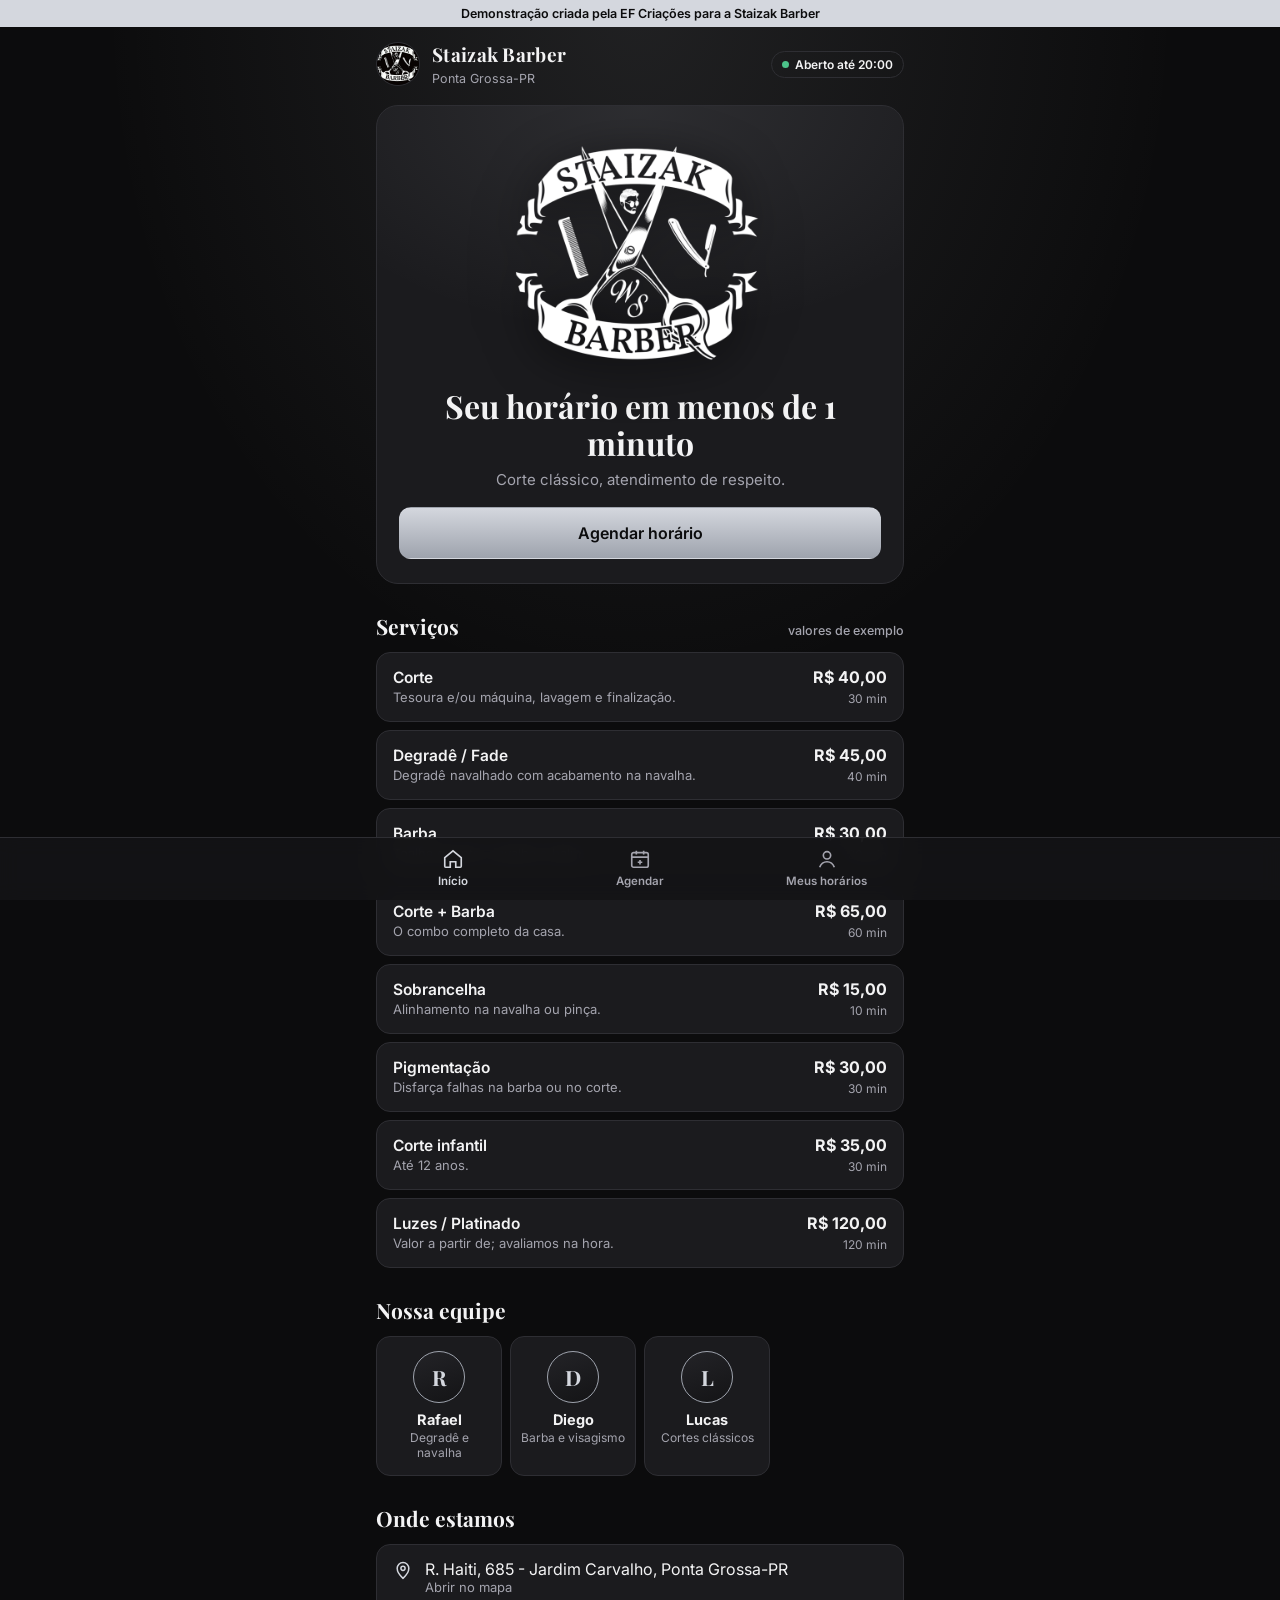
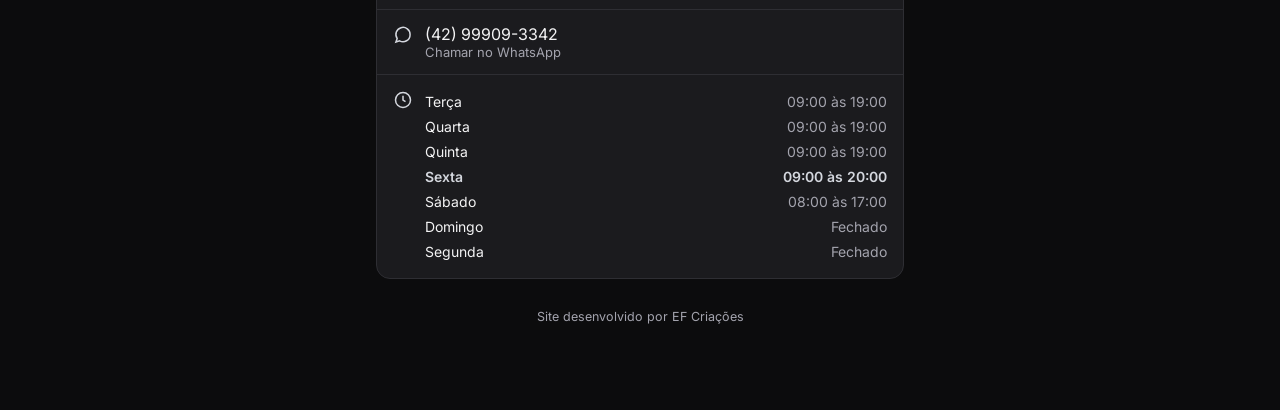
<file: demos/staizak-barber/index.html>
<!doctype html>
<html lang="pt-BR" data-tema="preto-prata">
<head>
<meta charset="utf-8">
<meta name="viewport" content="width=device-width,initial-scale=1,viewport-fit=cover">
<meta name="robots" content="noindex">
<meta name="theme-color" content="#0C0C0D">
<title>Staizak Barber · Agendamento</title>
<meta name="description" content="Agende seu horário na Staizak Barber, Jardim Carvalho, Ponta Grossa-PR.">
<meta property="og:title" content="Staizak Barber · Agende seu horário">
<meta property="og:description" content="Escolha o serviço, o barbeiro e o horário em poucos toques.">
<meta property="og:image" content="https://eduardofelipedasilvaquadros-ux.github.io/ef-criacoes-/demos/staizak-barber/logo-512.png">
<link rel="icon" href="favicon.png">
<link rel="apple-touch-icon" href="logo-192.png">
<link rel="manifest" href="manifest.webmanifest">
<meta name="apple-mobile-web-app-capable" content="yes">
<link rel="preconnect" href="https://fonts.googleapis.com">
<link rel="preconnect" href="https://fonts.gstatic.com" crossorigin>
<link rel="stylesheet" href="https://fonts.googleapis.com/css2?family=Inter:wght@400;500;600;700&family=Playfair+Display:wght@600;700;800&display=swap">
<link rel="stylesheet" href="tema.css">
<script src="config.js"></script>
<script src="nucleo.js"></script>
<style>
body{min-height:100vh;padding-bottom:calc(76px + env(safe-area-inset-bottom,0px))}
.app{max-width:560px;margin:0 auto;padding:0 16px}
header.top{display:flex;align-items:center;gap:12px;padding:14px 0}
header.top img{width:44px;height:44px;border-radius:50%;border:1px solid var(--line)}
header.top b{font-family:var(--font-display);font-size:19px;letter-spacing:.3px;display:block}
header.top small{color:var(--muted);font-size:12.5px}
.status-aberto{margin-left:auto;font-size:12px;font-weight:600;padding:5px 10px;border-radius:99px;border:1px solid var(--line);white-space:nowrap}
.status-aberto i{display:inline-block;width:7px;height:7px;border-radius:50%;margin-right:6px;vertical-align:1px;background:var(--bad)}
.status-aberto.on i{background:var(--ok)}

.hero{position:relative;border-radius:22px;overflow:hidden;background:
  radial-gradient(120% 80% at 50% 0%,var(--accent-soft),transparent 60%),var(--card);border:1px solid var(--line);
  padding:26px 22px 24px;text-align:center;margin-top:4px}
.hero img{width:min(250px,70%);margin:0 auto 6px;filter:drop-shadow(0 8px 24px rgba(0,0,0,.6))}
.hero h1{font-family:var(--font-display);font-size:28px;line-height:1.15;margin:6px 0 8px}
.hero p{color:var(--muted);margin:0 0 18px;font-size:15px}
.hero .btn{width:100%;padding:15px;font-size:16px;border-radius:12px}
.proximo{margin-top:14px;border:1px solid var(--accent);background:var(--accent-soft);border-radius:var(--r);padding:14px 16px;display:flex;gap:14px;align-items:center}
.proximo .dia{text-align:center;min-width:52px;border-right:1px solid var(--line);padding-right:14px}
.proximo .dia b{display:block;font-size:24px;font-family:var(--font-display)}
.proximo .dia small{color:var(--muted);text-transform:uppercase;font-size:11px;letter-spacing:.8px}

h2.sec{font-family:var(--font-display);font-size:21px;margin:28px 0 12px;display:flex;align-items:baseline;justify-content:space-between}
h2.sec small{font-family:var(--font-body);font-size:12.5px;color:var(--muted);font-weight:500}
.lista-serv{display:grid;gap:8px}
.serv{display:flex;align-items:center;gap:12px;background:var(--card);border:1px solid var(--line);border-radius:var(--r);padding:14px 16px;text-align:left;width:100%}
.serv .nome{font-weight:600;font-size:15.5px}
.serv .desc{color:var(--muted);font-size:13px;margin-top:2px}
.serv .preco{margin-left:auto;text-align:right;white-space:nowrap}
.serv .preco b{display:block;font-size:16px}
.serv .preco small{color:var(--muted);font-size:12px}
button.serv:hover{border-color:var(--accent2)}
button.serv.sel{border-color:var(--accent);background:var(--accent-soft)}
.radio{width:20px;height:20px;border-radius:50%;border:2px solid var(--line);flex:none;display:grid;place-items:center}
.sel .radio{border-color:var(--accent)}
.sel .radio::after{content:"";width:10px;height:10px;border-radius:50%;background:var(--accent)}

.equipe{display:grid;grid-template-columns:repeat(auto-fill,minmax(118px,1fr));gap:8px}
.barb{background:var(--card);border:1px solid var(--line);border-radius:var(--r);padding:14px 10px;text-align:center}
.barb .av{width:52px;height:52px;border-radius:50%;margin:0 auto 8px;display:grid;place-items:center;font-family:var(--font-display);font-size:21px;font-weight:700;
  background:linear-gradient(160deg,var(--card2),var(--bg2));border:1px solid var(--accent2);color:var(--accent)}
.barb b{display:block;font-size:14.5px}
.barb small{color:var(--muted);font-size:12px;line-height:1.3;display:block;margin-top:2px}
button.barb.sel{border-color:var(--accent);background:var(--accent-soft)}

.info{background:var(--card);border:1px solid var(--line);border-radius:var(--r);overflow:hidden}
.info .linha{display:flex;gap:12px;padding:14px 16px;border-bottom:1px solid var(--line);align-items:flex-start;text-decoration:none;color:var(--text)}
.info .linha:last-child{border-bottom:0}
.info svg{flex:none;width:20px;height:20px;color:var(--accent);margin-top:1px}
.info small{display:block;color:var(--muted);font-size:13px}
.horas{width:100%;border-collapse:collapse;font-size:14px}
.horas td{padding:4px 0}.horas td:last-child{text-align:right;color:var(--muted)}
.horas tr.hoje td{color:var(--accent);font-weight:600}

/* agendamento */
.passos{display:flex;gap:6px;margin:6px 0 2px}
.passos i{flex:1;height:4px;border-radius:9px;background:var(--line)}
.passos i.on{background:var(--accent)}
.etapa-tit{font-family:var(--font-display);font-size:24px;margin:14px 0 2px}
.voltar{background:none;border:0;color:var(--muted);padding:6px 0;font-size:14px;display:inline-flex;gap:6px;align-items:center}
.resumo{display:flex;gap:10px;flex-wrap:wrap;margin:8px 0 4px}
.dias{display:flex;gap:8px;overflow-x:auto;padding:4px 2px 10px;scroll-snap-type:x mandatory;scrollbar-width:none}
.dias::-webkit-scrollbar{display:none}
.dia-b{flex:none;width:62px;padding:10px 0;border-radius:12px;border:1px solid var(--line);background:var(--card);text-align:center;scroll-snap-align:start}
.dia-b small{display:block;font-size:11.5px;color:var(--muted);text-transform:uppercase;letter-spacing:.6px}
.dia-b b{display:block;font-size:20px;margin:2px 0;font-family:var(--font-display)}
.dia-b span{font-size:11px;color:var(--muted)}
.dia-b.sel{border-color:var(--accent);background:var(--accent);color:var(--on-accent)}
.dia-b.sel small,.dia-b.sel span{color:var(--on-accent)}
.dia-b:disabled{opacity:.35}
.horarios{display:grid;grid-template-columns:repeat(auto-fill,minmax(78px,1fr));gap:8px}
.hora-b{padding:11px 0;border-radius:10px;border:1px solid var(--line);background:var(--card);font-weight:600;font-size:15px}
.hora-b.sel{background:var(--accent);color:var(--on-accent);border-color:var(--accent)}
.vazio{padding:22px;text-align:center;color:var(--muted);border:1px dashed var(--line);border-radius:var(--r);font-size:14px}
.campos{display:grid;gap:12px;margin-top:6px}
.barra-acao{padding:12px 0 4px;margin-top:16px}
.barra-acao .btn{width:100%;padding:15px;font-size:16px;border-radius:12px}

.ok-box{text-align:center;padding:30px 10px 10px}
.ok-box .check{width:74px;height:74px;border-radius:50%;margin:0 auto 14px;display:grid;place-items:center;background:var(--accent-soft);border:2px solid var(--accent);color:var(--accent)}
.ok-box h1{font-family:var(--font-display);font-size:28px;margin:6px 0}
.ticket{background:var(--card);border:1px solid var(--line);border-radius:var(--r);padding:6px 16px;margin:18px 0;text-align:left}
.ticket div{display:flex;justify-content:space-between;gap:10px;padding:10px 0;border-bottom:1px dashed var(--line);font-size:14.5px}
.ticket div:last-child{border:0}
.ticket span{color:var(--muted)}
.meu{background:var(--card);border:1px solid var(--line);border-radius:var(--r);padding:14px 16px;margin-bottom:10px}
.meu .l1{display:flex;justify-content:space-between;align-items:center;gap:10px}
.meu .acoes{display:flex;gap:8px;margin-top:12px}
.meu .acoes .btn{flex:1;padding:9px;font-size:13.5px}
.st{font-size:12px;font-weight:600;padding:3px 9px;border-radius:99px}
.st.agendado{background:var(--accent-soft);color:var(--accent)}
.st.cancelado,.st.falta{background:rgba(229,103,95,.12);color:var(--bad)}
.st.concluido{background:rgba(76,195,138,.12);color:var(--ok)}
.st.chegou,.st.atendendo{background:rgba(111,168,245,.12);color:var(--info)}

nav.tabs{position:fixed;left:0;right:0;bottom:0;background:color-mix(in srgb,var(--bg2) 92%,transparent);backdrop-filter:blur(10px);border-top:1px solid var(--line);
  display:flex;justify-content:center;padding-bottom:env(safe-area-inset-bottom,0px);z-index:20}
nav.tabs .in{display:flex;max-width:560px;width:100%}
nav.tabs button{flex:1;background:none;border:0;padding:10px 0 12px;color:var(--muted);font-size:11.5px;font-weight:600;display:flex;flex-direction:column;align-items:center;gap:4px}
nav.tabs button svg{width:22px;height:22px}
nav.tabs button.on{color:var(--accent)}
footer{text-align:center;color:var(--muted);font-size:12.5px;padding:30px 0 10px}
footer a{color:var(--muted)}
@media (min-width:900px){
  body{background:radial-gradient(60% 50% at 50% 0%,var(--accent-soft),transparent 70%),var(--bg)}
  .hero h1{font-size:32px}
}
</style>
</head>
<body>
<div class="demo-faixa">Demonstração criada pela EF Criações para a Staizak Barber</div>
<div class="app">
  <header class="top">
    <img id="logoTop" alt="">
    <div><b id="nomeTop"></b><small id="cidadeTop"></small></div>
    <span class="status-aberto" id="statusAberto"><i></i><span></span></span>
  </header>

  <!-- INÍCIO -->
  <section id="v-inicio">
    <div class="hero">
      <img id="logoArte" alt="">
      <h1>Seu horário em menos de 1 minuto</h1>
      <p id="slogan"></p>
      <button class="btn prim" data-ir="agendar">Agendar horário</button>
    </div>
    <div id="proximoBox"></div>

    <h2 class="sec">Serviços <small>valores de exemplo</small></h2>
    <div class="lista-serv" id="listaServicos"></div>

    <h2 class="sec">Nossa equipe</h2>
    <div class="equipe" id="listaEquipe"></div>

    <h2 class="sec">Onde estamos</h2>
    <div class="info">
      <a class="linha" id="lnkMapa" target="_blank" rel="noopener">
        <svg viewBox="0 0 24 24" fill="none" stroke="currentColor" stroke-width="1.8"><path d="M12 22s7-6.2 7-12a7 7 0 1 0-14 0c0 5.8 7 12 7 12z"/><circle cx="12" cy="10" r="2.5"/></svg>
        <div><span id="txtEndereco"></span><small>Abrir no mapa</small></div>
      </a>
      <a class="linha" id="lnkZap" target="_blank" rel="noopener">
        <svg viewBox="0 0 24 24" fill="none" stroke="currentColor" stroke-width="1.8"><path d="M20.5 11.6a8.5 8.5 0 0 1-12.6 7.4L3.5 20.5l1.5-4.3A8.5 8.5 0 1 1 20.5 11.6z"/></svg>
        <div><span id="txtFone"></span><small>Chamar no WhatsApp</small></div>
      </a>
      <div class="linha">
        <svg viewBox="0 0 24 24" fill="none" stroke="currentColor" stroke-width="1.8"><circle cx="12" cy="12" r="9"/><path d="M12 7v5l3 2"/></svg>
        <div style="flex:1"><table class="horas" id="tabHoras"></table></div>
      </div>
    </div>
  </section>

  <!-- AGENDAR -->
  <section id="v-agendar" hidden>
    <div class="passos"><i id="p1" class="on"></i><i id="p2"></i></div>
    <div id="etapa1">
      <div class="etapa-tit">Escolha o serviço</div>
      <p class="muted" style="margin:2px 0 14px;font-size:14px">Etapa 1 de 2</p>
      <div class="lista-serv" id="escServico"></div>
      <h2 class="sec" style="margin-top:22px">Com quem?</h2>
      <div class="equipe" id="escBarbeiro"></div>
      <div class="barra-acao"><button class="btn prim" id="btnEtapa2" disabled>Escolher data e horário</button></div>
    </div>
    <div id="etapa2" hidden>
      <button class="voltar" id="btnVoltar">‹ Voltar</button>
      <div class="etapa-tit">Data e horário</div>
      <div class="resumo" id="resumoEsc"></div>
      <div class="dias" id="escDia"></div>
      <div id="escHora"></div>
      <h2 class="sec" style="margin-top:22px">Seus dados</h2>
      <div class="campos">
        <div><label for="fNome">Seu nome</label><input id="fNome" autocomplete="name" placeholder="Como podemos te chamar?"></div>
        <div><label for="fFone">WhatsApp</label><input id="fFone" inputmode="tel" autocomplete="tel" placeholder="(42) 9 0000-0000"></div>
      </div>
      <div class="barra-acao"><button class="btn prim" id="btnConfirmar" disabled>Confirmar agendamento</button></div>
    </div>
  </section>

  <!-- SUCESSO -->
  <section id="v-ok" hidden>
    <div class="ok-box">
      <div class="check"><svg width="34" height="34" viewBox="0 0 24 24" fill="none" stroke="currentColor" stroke-width="2.4"><path d="M5 12.5l4.5 4.5L19 7.5"/></svg></div>
      <h1>Horário reservado!</h1>
      <p class="muted">Te esperamos. Se precisar, você pode cancelar em “Meus horários”.</p>
      <div class="ticket" id="ticket"></div>
      <a class="btn prim" id="btnZapOk" target="_blank" rel="noopener" style="width:100%;padding:14px">Avisar a barbearia no WhatsApp</a>
      <button class="btn ghost" data-ir="meus" style="width:100%;margin-top:10px;padding:13px">Ver meus horários</button>
    </div>
  </section>

  <!-- MEUS -->
  <section id="v-meus" hidden>
    <div class="etapa-tit">Meus horários</div>
    <p class="muted" style="margin:4px 0 16px;font-size:14px">Agendamentos feitos neste aparelho.</p>
    <div id="listaMeus"></div>
  </section>

  <footer>Site desenvolvido por EF Criações</footer>
</div>

<nav class="tabs"><div class="in">
  <button data-ir="inicio" class="on"><svg viewBox="0 0 24 24" fill="none" stroke="currentColor" stroke-width="1.8"><path d="M3 10.5L12 3l9 7.5V20a1 1 0 0 1-1 1h-5v-6h-6v6H4a1 1 0 0 1-1-1z"/></svg>Início</button>
  <button data-ir="agendar"><svg viewBox="0 0 24 24" fill="none" stroke="currentColor" stroke-width="1.8"><rect x="3" y="5" width="18" height="16" rx="2"/><path d="M3 10h18M8 3v4M16 3v4M12 13v5M9.5 15.5h5"/></svg>Agendar</button>
  <button data-ir="meus"><svg viewBox="0 0 24 24" fill="none" stroke="currentColor" stroke-width="1.8"><circle cx="12" cy="8" r="4"/><path d="M4 21c1.5-4 4.5-6 8-6s6.5 2 8 6"/></svg>Meus horários</button>
</div></nav>

<script>
(function(){
const {C,S,cfg,util:U}=BB;
const $=s=>document.querySelector(s);
const esc=U.esc;
let esc_serv=null, esc_barb="qualquer", esc_dia=null, esc_hora=null;

/* marca */
$("#logoTop").src=C.logo; $("#logoArte").src=C.logoArte; $("#logoArte").alt=C.nome;
$("#nomeTop").textContent=C.nome; $("#cidadeTop").textContent=C.cidade; $("#slogan").textContent=C.slogan;
$("#txtEndereco").textContent=C.endereco; $("#lnkMapa").href=C.mapa; $("#txtFone").textContent=C.telefone;
$("#lnkZap").href="https://wa.me/"+C.whatsapp+"?text="+encodeURIComponent("Olá! Vim pelo app da "+C.nome+".");

function status(){
  const h=BB.horarioDoDia(U.hoje()), m=U.agoraMin();
  const el=$("#statusAberto"); let on=false, txt="Fechado agora";
  if(h.aberto){
    const pausa=h.pausaIni&&m>=U.min(h.pausaIni)&&m<U.min(h.pausaFim);
    if(m>=U.min(h.abre)&&m<U.min(h.fecha)&&!pausa){on=true;txt="Aberto até "+h.fecha;}
    else if(pausa) txt="Volta às "+h.pausaFim;
    else if(m<U.min(h.abre)) txt="Abre às "+h.abre;
  }
  el.classList.toggle("on",on); el.querySelector("span").textContent=txt;
}
function horas(){
  const hj=new Date().getDay(); const ex=cfg.expediente();
  $("#tabHoras").innerHTML=[2,3,4,5,6,0,1].map(d=>{const e=ex[d];
    return `<tr class="${d===hj?'hoje':''}"><td>${U.DIAS[d]}</td><td>${e.aberto?e.abre+" às "+e.fecha:"Fechado"}</td></tr>`}).join("");
}
const ini=n=>n.trim().charAt(0).toUpperCase();
function inicio(){
  status(); horas();
  $("#listaServicos").innerHTML=cfg.servicos().map(s=>`<div class="serv"><div><div class="nome">${esc(s.nome)}</div><div class="desc">${esc(s.desc||"")}</div></div>
    <div class="preco"><b>${U.brl(s.preco)}</b><small>${s.duracao} min</small></div></div>`).join("");
  $("#listaEquipe").innerHTML=cfg.barbeiros().map(b=>`<div class="barb"><div class="av">${esc(ini(b.nome))}</div><b>${esc(b.nome)}</b><small>${esc(b.especialidade||"")}</small></div>`).join("");
  const prox=meus().filter(a=>a.status==="agendado"&&(a.data>U.hoje()||(a.data===U.hoje()&&U.min(a.hora)>=U.agoraMin()-30))).sort((a,b)=>(a.data+a.hora).localeCompare(b.data+b.hora))[0];
  $("#proximoBox").innerHTML=prox?`<div class="proximo"><div class="dia"><small>${U.DIAS_C[U.parse(prox.data).getDay()]}</small><b>${U.parse(prox.data).getDate()}</b></div>
    <div><small class="muted" style="font-size:12px">Seu próximo horário</small><div style="font-weight:600;margin-top:2px">${prox.hora} · ${esc(prox.servicoNome)}</div>
    <div class="muted" style="font-size:13.5px">com ${esc((BB.barbeiro(prox.barbeiroId)||{}).nome||"")}</div></div></div>`:"";
}

/* navegação */
function ir(v){
  ["inicio","agendar","ok","meus"].forEach(x=>$("#v-"+x).hidden=x!==v);
  document.querySelectorAll("nav.tabs button").forEach(b=>b.classList.toggle("on",b.dataset.ir===v||(v==="ok"&&b.dataset.ir==="agendar")));
  if(v==="inicio")inicio(); if(v==="agendar")etapa(1); if(v==="meus")listaMeus();
  window.scrollTo(0,0);
}
document.addEventListener("click",e=>{const b=e.target.closest("[data-ir]"); if(b){ir(b.dataset.ir);}});

/* etapa 1 */
function etapa(n){
  $("#etapa1").hidden=n!==1; $("#etapa2").hidden=n!==2; $("#p2").classList.toggle("on",n===2);
  if(n===1)render1(); else render2(); window.scrollTo(0,0);
}
function render1(){
  $("#escServico").innerHTML=cfg.servicos().map(s=>`<button class="serv ${esc_serv===s.id?'sel':''}" data-s="${s.id}"><span class="radio"></span>
    <div><div class="nome">${esc(s.nome)}</div><div class="desc">${s.duracao} min</div></div><div class="preco"><b>${U.brl(s.preco)}</b></div></button>`).join("");
  $("#escBarbeiro").innerHTML=[{id:"qualquer",nome:"Sem preferência",especialidade:"Primeiro horário livre"}].concat(cfg.barbeiros()).map(b=>
    `<button class="barb ${esc_barb===b.id?'sel':''}" data-b="${b.id}"><div class="av">${b.id==="qualquer"?"★":esc(ini(b.nome))}</div><b>${esc(b.nome)}</b><small>${esc(b.especialidade||"")}</small></button>`).join("");
  $("#btnEtapa2").disabled=!esc_serv;
}
$("#escServico").onclick=e=>{const b=e.target.closest("[data-s]");if(!b)return;esc_serv=b.dataset.s;render1();};
$("#escBarbeiro").onclick=e=>{const b=e.target.closest("[data-b]");if(!b)return;esc_barb=b.dataset.b;render1();};
$("#btnEtapa2").onclick=()=>{esc_hora=null;etapa(2);};
$("#btnVoltar").onclick=()=>etapa(1);

/* etapa 2 */
function render2(){
  const s=BB.servico(esc_serv), b=BB.barbeiro(esc_barb);
  $("#resumoEsc").innerHTML=`<span class="tag">${esc(s.nome)} · ${U.brl(s.preco)}</span><span class="tag">${b?esc(b.nome):"Sem preferência"}</span>`;
  const dias=[]; for(let i=0;i<C.diasAgenda;i++){const d=U.addDias(U.hoje(),i);dias.push({d,n:BB.horariosLivres(d,esc_serv,esc_barb).length});}
  if(!esc_dia||!dias.find(x=>x.d===esc_dia&&x.n)){const p=dias.find(x=>x.n);esc_dia=p?p.d:null;}
  $("#escDia").innerHTML=dias.map(x=>{const dt=U.parse(x.d);
    return `<button class="dia-b ${x.d===esc_dia?'sel':''}" data-d="${x.d}" ${x.n?'':'disabled'}><small>${x.d===U.hoje()?'Hoje':U.DIAS_C[dt.getDay()]}</small><b>${dt.getDate()}</b><span>${x.n?U.MESES[dt.getMonth()]:'fechado'}</span></button>`}).join("");
  renderHoras();
}
function renderHoras(){
  if(!esc_dia){$("#escHora").innerHTML=`<div class="vazio">Sem horários livres nos próximos dias. Chame a gente no WhatsApp.</div>`;return valida();}
  const l=BB.horariosLivres(esc_dia,esc_serv,esc_barb);
  if(esc_hora&&!l.find(x=>x.hora===esc_hora))esc_hora=null;
  const grupos=[["Manhã",0,720],["Tarde",720,1080],["Noite",1080,1440]];
  $("#escHora").innerHTML=`<p class="muted" style="font-size:13.5px;margin:4px 0 10px">${U.dataLonga(esc_dia)}</p>`+grupos.map(([t,a,z])=>{
    const g=l.filter(x=>U.min(x.hora)>=a&&U.min(x.hora)<z); if(!g.length)return"";
    return `<div class="muted" style="font-size:12.5px;font-weight:600;margin:12px 0 8px;text-transform:uppercase;letter-spacing:.7px">${t}</div>
      <div class="horarios">${g.map(x=>`<button class="hora-b ${x.hora===esc_hora?'sel':''}" data-h="${x.hora}">${x.hora}</button>`).join("")}</div>`}).join("");
  valida();
}
$("#escDia").onclick=e=>{const b=e.target.closest("[data-d]");if(!b)return;esc_dia=b.dataset.d;esc_hora=null;
  document.querySelectorAll(".dia-b").forEach(x=>x.classList.toggle("sel",x===b));renderHoras();};
$("#escHora").onclick=e=>{const b=e.target.closest("[data-h]");if(!b)return;esc_hora=b.dataset.h;
  document.querySelectorAll(".hora-b").forEach(x=>x.classList.toggle("sel",x===b));valida();
  if(window.innerWidth<700)$("#fNome").scrollIntoView({behavior:"smooth",block:"center"});};
const perfil=S.get("perfil",{}); $("#fNome").value=perfil.nome||""; $("#fFone").value=perfil.fone||"";
$("#fFone").addEventListener("input",e=>{let d=e.target.value.replace(/\D/g,"").slice(0,11);
  e.target.value=d.length>6?`(${d.slice(0,2)}) ${d.slice(2,3)} ${d.slice(3,7)}-${d.slice(7)}`:d.length>2?`(${d.slice(0,2)}) ${d.slice(2)}`:d;valida();});
$("#fNome").addEventListener("input",valida);
function valida(){$("#btnConfirmar").disabled=!(esc_hora&&$("#fNome").value.trim().length>1&&$("#fFone").value.replace(/\D/g,"").length>=10);}

$("#btnConfirmar").onclick=()=>{
  const nome=$("#fNome").value.trim(), fone=$("#fFone").value.trim();
  S.set("perfil",{nome,fone});
  const a=BB.criarAgendamento({cliente:nome,telefone:fone,servicoId:esc_serv,barbeiroId:esc_barb,data:esc_dia,hora:esc_hora,origem:"app"});
  if(!a){toast("Esse horário acabou de ser ocupado. Escolha outro.");renderHoras();return;}
  const m=S.get("meus",[]); m.push(a.id); S.set("meus",m);
  const b=BB.barbeiro(a.barbeiroId);
  $("#ticket").innerHTML=`<div><span>Serviço</span><b>${esc(a.servicoNome)}</b></div><div><span>Barbeiro</span><b>${esc(b.nome)}</b></div>
    <div><span>Data</span><b>${U.dataLonga(a.data)}</b></div><div><span>Horário</span><b>${a.hora}</b></div><div><span>Valor</span><b>${U.brl(a.preco)}</b></div>`;
  $("#btnZapOk").href="https://wa.me/"+C.whatsapp+"?text="+encodeURIComponent(`Olá! Agendei pelo app: ${a.servicoNome} com ${b.nome}, ${U.dataLonga(a.data)} às ${a.hora}. Nome: ${nome}.`);
  esc_hora=null; ir("ok");
};

/* meus horários */
function meus(){const ids=S.get("meus",[]);return BB.agendamentos().filter(a=>ids.includes(a.id));}
function listaMeus(){
  const l=meus().sort((a,b)=>(b.data+b.hora).localeCompare(a.data+a.hora));
  const nomes={agendado:"Confirmado",chegou:"Na barbearia",atendendo:"Em atendimento",concluido:"Concluído",falta:"Não compareceu",cancelado:"Cancelado"};
  $("#listaMeus").innerHTML=l.length?l.map(a=>{const b=BB.barbeiro(a.barbeiroId)||{nome:""};const fut=a.status==="agendado"&&a.data>=U.hoje();
    return `<div class="meu"><div class="l1"><b>${esc(a.servicoNome)}</b><span class="st ${a.status}">${nomes[a.status]}</span></div>
    <div class="muted" style="font-size:14px;margin-top:4px">${U.dataLonga(a.data)} às ${a.hora} · ${esc(b.nome)}</div>
    ${fut?`<div class="acoes"><button class="btn bad" data-cancel="${a.id}">Cancelar</button><button class="btn" data-remarcar="${a.id}">Remarcar</button></div>`:""}</div>`}).join("")
    :`<div class="vazio">Você ainda não tem horários. <br><br><button class="btn prim" data-ir="agendar">Agendar agora</button></div>`;
}
$("#listaMeus").onclick=e=>{
  const c=e.target.closest("[data-cancel]"),r=e.target.closest("[data-remarcar]");
  if(c&&confirm("Cancelar este horário?")){BB.atualizarAgendamento(c.dataset.cancel,{status:"cancelado"});toast("Horário cancelado.");listaMeus();}
  if(r){const a=BB.atualizarAgendamento(r.dataset.remarcar,{status:"cancelado"});esc_serv=a.servicoId;esc_barb=a.barbeiroId;ir("agendar");etapa(2);}
};

function toast(t){const d=document.createElement("div");d.className="toast";d.textContent=t;document.body.appendChild(d);setTimeout(()=>d.remove(),3200);}
window.addEventListener("storage",e=>{if(e.key===S.key("tema"))BB.aplicarTema();if(!$("#v-meus").hidden)listaMeus();});
const q=new URLSearchParams(location.search).get("v"); ir(q&&["agendar","meus"].includes(q)?q:"inicio");
setInterval(status,60000);
})();
</script>
</body>
</html>
</file>
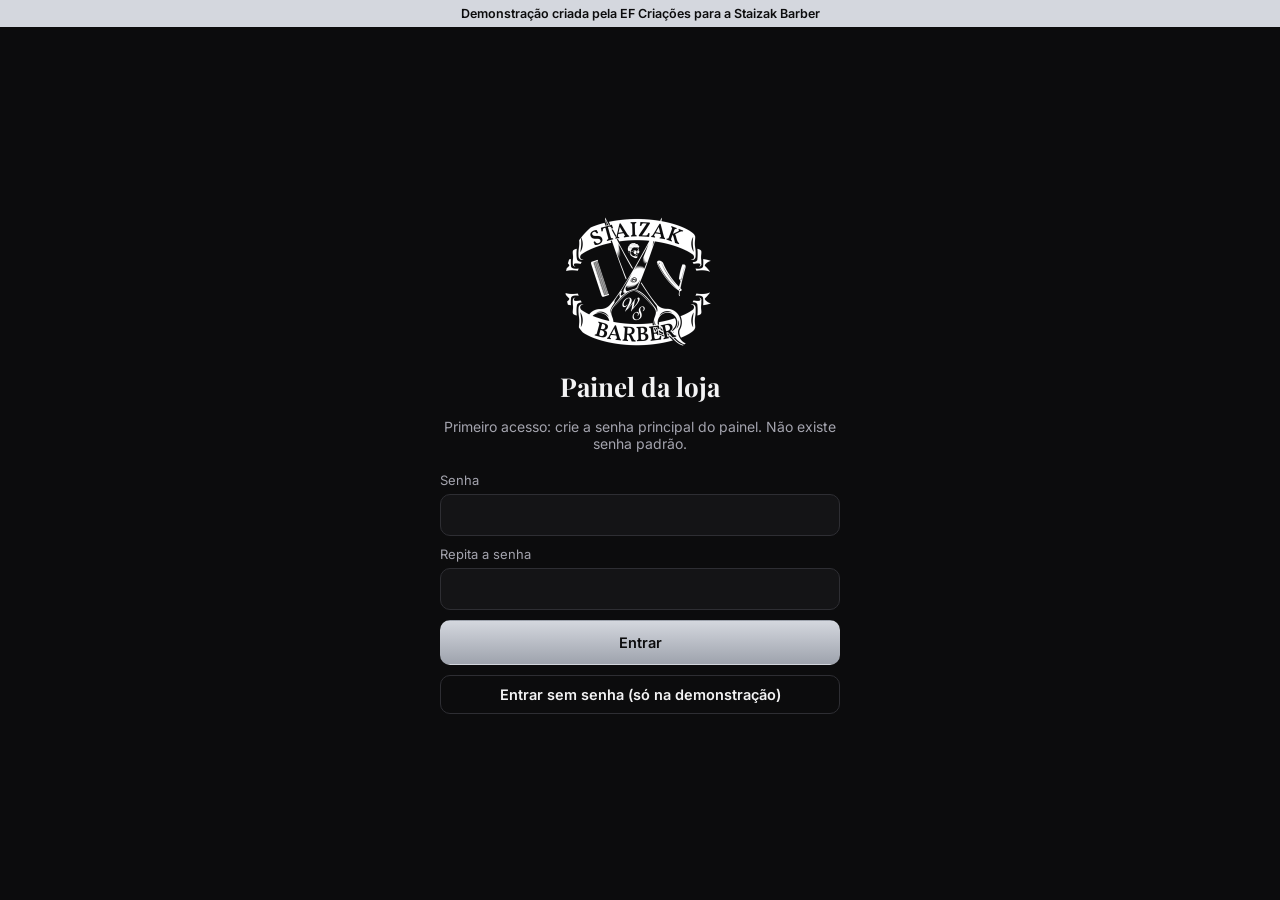
<file: demos/staizak-barber/painel/index.html>
<!doctype html>
<html lang="pt-BR" data-tema="preto-prata">
<head>
<meta charset="utf-8">
<meta name="viewport" content="width=device-width,initial-scale=1,viewport-fit=cover">
<meta name="robots" content="noindex">
<meta name="theme-color" content="#0C0C0D">
<title>Staizak Barber · Painel da loja</title>
<link rel="icon" href="../favicon.png">
<link rel="manifest" href="manifest.webmanifest">
<link rel="preconnect" href="https://fonts.googleapis.com">
<link rel="preconnect" href="https://fonts.gstatic.com" crossorigin>
<link rel="stylesheet" href="https://fonts.googleapis.com/css2?family=Inter:wght@400;500;600;700&family=Playfair+Display:wght@600;700;800&display=swap">
<link rel="stylesheet" href="../tema.css">
<script src="../config.js"></script>
<script>window.BARBEARIA.logo="../"+window.BARBEARIA.logo;window.BARBEARIA.logoArte="../"+window.BARBEARIA.logoArte;</script>
<script src="../nucleo.js"></script>
<style>
body{min-height:100vh}
.layout{display:grid;grid-template-columns:232px 1fr;min-height:calc(100vh - 31px)}
aside{background:var(--bg2);border-right:1px solid var(--line);padding:18px 12px;display:flex;flex-direction:column;gap:4px;position:sticky;top:0;height:calc(100vh - 31px)}
.marca{display:flex;align-items:center;gap:10px;padding:4px 8px 18px}
.marca img{width:42px;height:42px;border-radius:50%;border:1px solid var(--line)}
.marca b{font-family:var(--font-display);font-size:17px;display:block;line-height:1.1}
.marca small{color:var(--muted);font-size:12px}
aside button.nav{display:flex;align-items:center;gap:11px;background:none;border:0;border-radius:10px;padding:10px 12px;color:var(--muted);font-weight:600;font-size:14.5px;text-align:left}
aside button.nav svg{width:19px;height:19px;flex:none}
aside button.nav:hover{background:var(--card);color:var(--text)}
aside button.nav.on{background:var(--accent-soft);color:var(--accent)}
aside .nav .badge{margin-left:auto;background:var(--accent);color:var(--on-accent);font-size:11px;border-radius:99px;padding:1px 7px}
aside .rodape{margin-top:auto;font-size:12px;color:var(--muted);padding:10px 8px;line-height:1.5}
aside .rodape a{color:var(--muted)}
main{padding:22px 28px 40px;min-width:0}
.topo{display:flex;align-items:center;gap:12px;flex-wrap:wrap;margin-bottom:18px}
.topo h1{font-family:var(--font-display);font-size:27px;margin:0;margin-right:auto}
.topo .relogio{color:var(--muted);font-size:14px}
.kpis{display:grid;grid-template-columns:repeat(4,minmax(0,1fr));gap:12px;margin-bottom:18px}
.kpi{background:var(--card);border:1px solid var(--line);border-radius:var(--r);padding:14px 16px}
.kpi small{color:var(--muted);font-size:12.5px;display:block}
.kpi b{font-size:24px;display:block;margin-top:4px;font-variant-numeric:tabular-nums}
.kpi span{font-size:12px;color:var(--muted)}
.card{background:var(--card);border:1px solid var(--line);border-radius:var(--r);padding:16px}
.card h3{margin:0 0 12px;font-size:15.5px}
.barra{display:flex;gap:8px;align-items:center;flex-wrap:wrap;margin-bottom:14px}
.seg{display:inline-flex;border:1px solid var(--line);border-radius:10px;overflow:hidden}
.seg button{background:var(--card);border:0;padding:8px 14px;color:var(--muted);font-weight:600;font-size:13.5px}
.seg button.on{background:var(--accent);color:var(--on-accent)}
.data-nav{display:inline-flex;align-items:center;gap:4px;background:var(--card);border:1px solid var(--line);border-radius:10px;padding:3px}
.data-nav button{background:none;border:0;padding:6px 10px;border-radius:8px;font-size:16px;color:var(--text)}
.data-nav button:hover{background:var(--card2)}
.data-nav input{width:150px;border:0;background:transparent;padding:6px}
.data-tit{font-weight:600;font-size:15px;margin-left:6px}

/* agenda por barbeiro */
.colunas{display:grid;gap:12px;grid-template-columns:repeat(var(--n,3),minmax(220px,1fr));overflow-x:auto}
.col{background:var(--bg2);border:1px solid var(--line);border-radius:var(--r);min-height:200px;display:flex;flex-direction:column}
.col-h{display:flex;align-items:center;gap:10px;padding:12px 14px;border-bottom:1px solid var(--line)}
.av{width:34px;height:34px;border-radius:50%;display:grid;place-items:center;font-family:var(--font-display);font-weight:700;background:var(--card2);border:1px solid var(--accent2);color:var(--accent);flex:none}
.col-h b{font-size:14.5px}.col-h small{color:var(--muted);font-size:12px;display:block}
.col-b{padding:10px;display:flex;flex-direction:column;gap:8px}
.at{background:var(--card);border:1px solid var(--line);border-left:3px solid var(--accent2);border-radius:10px;padding:10px 12px}
.at.chegou{border-left-color:var(--info)}.at.atendendo{border-left-color:var(--warn)}.at.concluido{border-left-color:var(--ok)}
.at.falta,.at.cancelado{border-left-color:var(--bad);opacity:.6}
.at.novo{box-shadow:0 0 0 2px var(--accent);animation:pisca 1.2s ease 3}
@keyframes pisca{50%{box-shadow:0 0 0 6px var(--accent-soft)}}
.at .l1{display:flex;justify-content:space-between;align-items:baseline;gap:8px}
.at .h{font-weight:700;font-variant-numeric:tabular-nums}
.at .cli{font-weight:600;font-size:14.5px;margin-top:2px}
.at .sv{color:var(--muted);font-size:13px}
.at .acoes{display:flex;gap:6px;flex-wrap:wrap;margin-top:9px}
.at .acoes button{padding:6px 10px;font-size:12.5px;border-radius:8px}
.st{font-size:11.5px;font-weight:600;padding:2px 8px;border-radius:99px;white-space:nowrap}
.st.agendado{background:var(--accent-soft);color:var(--accent)}
.st.chegou{background:rgba(111,168,245,.14);color:var(--info)}
.st.atendendo{background:rgba(232,176,75,.14);color:var(--warn)}
.st.concluido{background:rgba(76,195,138,.14);color:var(--ok)}
.st.falta,.st.cancelado{background:rgba(229,103,95,.14);color:var(--bad)}
.origem{font-size:11px;color:var(--muted)}
.livre{color:var(--muted);font-size:13px;text-align:center;padding:16px 4px}

table.t{width:100%;border-collapse:collapse;font-size:14px}
table.t th{text-align:left;color:var(--muted);font-weight:600;font-size:12.5px;padding:9px 10px;border-bottom:1px solid var(--line);white-space:nowrap}
table.t td{padding:10px;border-bottom:1px solid var(--line);vertical-align:middle}
table.t tr:last-child td{border-bottom:0}
table.t td.num,table.t th.num{text-align:right;font-variant-numeric:tabular-nums;white-space:nowrap}
table.t tr.click{cursor:pointer}table.t tr.click:hover td{background:var(--card2)}
.pos{color:var(--ok)}.neg{color:var(--bad)}
.scroll-x{overflow-x:auto}

/* caixa */
.pdv{display:grid;grid-template-columns:minmax(0,1.35fr) minmax(320px,1fr);gap:16px;align-items:start}
.catalogo{display:grid;grid-template-columns:repeat(auto-fill,minmax(150px,1fr));gap:8px}
.item-b{background:var(--bg2);border:1px solid var(--line);border-radius:10px;padding:12px;text-align:left}
.item-b:hover{border-color:var(--accent)}
.item-b b{display:block;font-size:14px}.item-b span{color:var(--muted);font-size:13px}
.pend{display:flex;align-items:center;gap:10px;padding:10px 12px;border:1px solid var(--line);border-radius:10px;background:var(--bg2);margin-bottom:8px}
.pend .btn{margin-left:auto;padding:7px 12px;font-size:13px}
.comanda{position:sticky;top:16px}
.linha-item{display:flex;align-items:center;gap:8px;padding:9px 0;border-bottom:1px dashed var(--line);font-size:14px}
.linha-item .n{flex:1}
.qtd{display:inline-flex;align-items:center;border:1px solid var(--line);border-radius:8px}
.qtd button{background:none;border:0;width:26px;height:26px;color:var(--text)}
.qtd span{min-width:20px;text-align:center;font-size:13px}
.total{display:flex;justify-content:space-between;align-items:baseline;margin:14px 0 4px}
.total b{font-size:30px;font-family:var(--font-display)}
.formas{display:grid;grid-template-columns:repeat(4,1fr);gap:6px;margin:12px 0}
.formas button{background:var(--bg2);border:1px solid var(--line);border-radius:10px;padding:10px 4px;font-weight:600;font-size:13px}
.formas button.on{background:var(--accent);color:var(--on-accent);border-color:var(--accent)}
.grid2{display:grid;grid-template-columns:1fr 1fr;gap:10px}
.grid3{display:grid;grid-template-columns:repeat(3,1fr);gap:10px}

/* equipe / horários */
.cards{display:grid;grid-template-columns:repeat(auto-fill,minmax(300px,1fr));gap:12px}
.chips{display:flex;gap:5px;flex-wrap:wrap}
.chip{border:1px solid var(--line);background:var(--bg2);border-radius:8px;padding:5px 9px;font-size:12.5px;font-weight:600;color:var(--muted)}
.chip.on{background:var(--accent-soft);border-color:var(--accent);color:var(--accent)}
.mini{padding:6px 10px;font-size:12.5px;border-radius:8px}
.swatch{display:flex;gap:10px;flex-wrap:wrap}
.swatch button{border:2px solid var(--line);border-radius:12px;padding:10px 14px;display:flex;align-items:center;gap:10px;background:var(--bg2);font-weight:600;font-size:14px}
.swatch button.on{border-color:var(--accent)}
.swatch i{width:30px;height:30px;border-radius:50%;display:block}
.modal-bg{position:fixed;inset:0;background:rgba(0,0,0,.65);display:grid;place-items:center;z-index:50;padding:16px}
.modal{background:var(--card);border:1px solid var(--line);border-radius:18px;padding:22px;width:min(460px,100%);max-height:90vh;overflow:auto}
.modal h2{font-family:var(--font-display);margin:0 0 14px;font-size:22px}
.modal .campos{display:grid;gap:12px}
.modal .fim{display:flex;gap:8px;justify-content:flex-end;margin-top:18px}

/* login */
.login{min-height:calc(100vh - 31px);display:grid;place-items:center;padding:20px}
.login .box{width:min(400px,100%);text-align:center}
.login img{width:150px;margin:0 auto 10px}
.login h1{font-family:var(--font-display);font-size:26px;margin:4px 0}
.login form{display:grid;gap:10px;margin-top:20px;text-align:left}

@media (max-width:980px){
  .layout{grid-template-columns:1fr}
  aside{position:sticky;top:0;height:auto;flex-direction:row;overflow-x:auto;padding:8px;z-index:10;border-right:0;border-bottom:1px solid var(--line)}
  .marca,.rodape{display:none!important}
  aside button.nav{flex-direction:column;gap:3px;font-size:11.5px;padding:7px 10px;flex:none}
  aside .nav .badge{display:none}
  main{padding:16px}
  .kpis{grid-template-columns:repeat(2,minmax(0,1fr))}
  .pdv{grid-template-columns:1fr}
  .colunas{grid-template-columns:1fr}
  .topo h1{font-size:23px}
}
@media print{aside,.topo .btn,.barra,.demo-faixa,.noprint{display:none!important}.layout{display:block}body{background:#fff;color:#000}}
</style>
</head>
<body>
<div class="demo-faixa">Demonstração criada pela EF Criações para a Staizak Barber</div>

<div class="login" id="telaLogin" hidden>
  <div class="box">
    <img id="loginLogo" alt="">
    <h1>Painel da loja</h1>
    <p class="muted" id="loginMsg" style="font-size:14px"></p>
    <form id="formLogin">
      <div><label for="lSenha">Senha</label><input id="lSenha" type="password" autocomplete="current-password" required minlength="4"></div>
      <div id="boxConf" hidden><label for="lConf">Repita a senha</label><input id="lConf" type="password" autocomplete="new-password"></div>
      <button class="btn prim" style="padding:13px">Entrar</button>
      <p class="neg" id="loginErro" style="font-size:13.5px;margin:0" hidden></p>
      <button type="button" class="btn ghost" id="btnDemo">Entrar sem senha (só na demonstração)</button>
    </form>
  </div>
</div>

<div class="layout" id="telaApp" hidden>
  <aside>
    <div class="marca"><img id="asideLogo" alt=""><div><b id="asideNome"></b><small>Painel da loja</small></div></div>
    <button class="nav on" data-v="agenda"><svg viewBox="0 0 24 24" fill="none" stroke="currentColor" stroke-width="1.8"><rect x="3" y="5" width="18" height="16" rx="2"/><path d="M3 10h18M8 3v4M16 3v4"/></svg>Agenda<span class="badge" id="bdgHoje"></span></button>
    <button class="nav" data-v="caixa"><svg viewBox="0 0 24 24" fill="none" stroke="currentColor" stroke-width="1.8"><rect x="2" y="6" width="20" height="13" rx="2"/><circle cx="12" cy="12.5" r="2.5"/><path d="M6 10v5M18 10v5"/></svg>Caixa<span class="badge" id="bdgPend"></span></button>
    <button class="nav" data-v="financeiro"><svg viewBox="0 0 24 24" fill="none" stroke="currentColor" stroke-width="1.8"><path d="M4 19V9M10 19V5M16 19v-7M22 19H2"/></svg>Financeiro</button>
    <button class="nav" data-v="vendas"><svg viewBox="0 0 24 24" fill="none" stroke="currentColor" stroke-width="1.8"><path d="M6 2h12v20l-3-2-3 2-3-2-3 2z"/><path d="M9 7h6M9 11h6M9 15h4"/></svg>Vendas</button>
    <button class="nav" data-v="equipe"><svg viewBox="0 0 24 24" fill="none" stroke="currentColor" stroke-width="1.8"><circle cx="9" cy="8" r="3.5"/><path d="M2 20c1-3.5 3.8-5.5 7-5.5s6 2 7 5.5"/><circle cx="17.5" cy="9" r="2.5"/><path d="M17 14.5c2.4.2 4.2 1.8 5 4.5"/></svg>Equipe</button>
    <button class="nav" data-v="horarios"><svg viewBox="0 0 24 24" fill="none" stroke="currentColor" stroke-width="1.8"><circle cx="12" cy="12" r="9"/><path d="M12 7v5l3 2"/></svg>Horários</button>
    <button class="nav" data-v="config"><svg viewBox="0 0 24 24" fill="none" stroke="currentColor" stroke-width="1.8"><circle cx="12" cy="12" r="3"/><path d="M19.4 15a1.7 1.7 0 0 0 .3 1.8l.1.1a2 2 0 1 1-2.8 2.8l-.1-.1a1.7 1.7 0 0 0-1.8-.3 1.7 1.7 0 0 0-1 1.5V21a2 2 0 1 1-4 0v-.1a1.7 1.7 0 0 0-1.1-1.5 1.7 1.7 0 0 0-1.8.3l-.1.1a2 2 0 1 1-2.8-2.8l.1-.1a1.7 1.7 0 0 0 .3-1.8 1.7 1.7 0 0 0-1.5-1H3a2 2 0 1 1 0-4h.1a1.7 1.7 0 0 0 1.5-1.1 1.7 1.7 0 0 0-.3-1.8l-.1-.1a2 2 0 1 1 2.8-2.8l.1.1a1.7 1.7 0 0 0 1.8.3H9a1.7 1.7 0 0 0 1-1.5V3a2 2 0 1 1 4 0v.1a1.7 1.7 0 0 0 1 1.5 1.7 1.7 0 0 0 1.8-.3l.1-.1a2 2 0 1 1 2.8 2.8l-.1.1a1.7 1.7 0 0 0-.3 1.8V9a1.7 1.7 0 0 0 1.5 1H21a2 2 0 1 1 0 4h-.1a1.7 1.7 0 0 0-1.5 1z"/></svg>Configurações</button>
    <div class="rodape"><a href="../" target="_blank">Abrir link do cliente ↗</a><br>Site desenvolvido por EF Criações</div>
  </aside>
  <main id="main"></main>
</div>

<script>
(function(){
const {C,S,cfg,util:U}=BB;
const $=s=>document.querySelector(s), esc=U.esc;
const NOME_ST={agendado:"Agendado",chegou:"Chegou",atendendo:"Em atendimento",concluido:"Concluído",falta:"Faltou",cancelado:"Cancelado"};
const FORMAS={pix:"Pix",dinheiro:"Dinheiro",debito:"Débito",credito:"Crédito"};
const ini=n=>(n||"?").trim().charAt(0).toUpperCase();
let view="agenda", dia=U.hoje(), modoAgenda="dia", periodo="hoje", destaque=new Set();
let comanda=novaComanda();
function novaComanda(){return{itens:[],cliente:"",barbeiroId:(cfg.barbeiros()[0]||{}).id,desconto:0,descTipo:"r",forma:"pix",recebido:"",agendamentoId:null};}

/* ---------- login (senha PBKDF2-SHA-256 com salt) ---------- */
async function derivar(senha,saltB64){
  const salt=saltB64?Uint8Array.from(atob(saltB64),c=>c.charCodeAt(0)):crypto.getRandomValues(new Uint8Array(16));
  const k=await crypto.subtle.importKey("raw",new TextEncoder().encode(senha),"PBKDF2",false,["deriveBits"]);
  const bits=await crypto.subtle.deriveBits({name:"PBKDF2",hash:"SHA-256",salt,iterations:150000},k,256);
  const b64=a=>btoa(String.fromCharCode(...new Uint8Array(a)));
  return{salt:b64(salt),hash:b64(bits)};
}
function telaLogin(){
  const s=S.get("senha",null);
  $("#loginLogo").src=C.logoArte; $("#telaLogin").hidden=false; $("#telaApp").hidden=true;
  $("#loginMsg").textContent=s?"Digite a senha principal para entrar.":"Primeiro acesso: crie a senha principal do painel. Não existe senha padrão.";
  $("#boxConf").hidden=!!s;
}
$("#formLogin").onsubmit=async e=>{
  e.preventDefault(); const s=S.get("senha",null), v=$("#lSenha").value, err=$("#loginErro"); err.hidden=true;
  if(!crypto.subtle){entrar();return;}
  if(!s){ if(v!==$("#lConf").value){err.textContent="As senhas não conferem.";err.hidden=false;return;}
    S.set("senha",await derivar(v)); entrar(); toast("Senha principal criada."); }
  else { const d=await derivar(v,s.salt); if(d.hash===s.hash)entrar(); else {err.textContent="Senha incorreta.";err.hidden=false;} }
};
$("#btnDemo").onclick=entrar;
function entrar(){try{sessionStorage.setItem("bb_logado","1")}catch(e){} $("#telaLogin").hidden=true;$("#telaApp").hidden=false;render();}

/* ---------- navegação ---------- */
$("#asideLogo").src=C.logo; $("#asideNome").textContent=C.nome;
document.querySelectorAll("aside .nav").forEach(b=>b.onclick=()=>{view=b.dataset.v;render();window.scrollTo(0,0);});
function render(){
  document.querySelectorAll("aside .nav").forEach(b=>b.classList.toggle("on",b.dataset.v===view));
  badges();
  ({agenda,caixa,financeiro,vendas,equipe,horarios,config})[view]();
}
function badges(){
  const h=BB.agendamentos().filter(a=>a.data===U.hoje()&&["agendado","chegou","atendendo"].includes(a.status)).length;
  const p=pendentes().length;
  $("#bdgHoje").textContent=h||""; $("#bdgHoje").hidden=!h; $("#bdgPend").textContent=p||""; $("#bdgPend").hidden=!p;
}
function topo(t,extra){return `<div class="topo"><h1>${t}</h1><span class="relogio">${U.dataLonga(U.hoje())} · <span id="relogio">${U.hhmm(U.agoraMin())}</span></span>${extra||""}</div>`;}

/* ---------- AGENDA ---------- */
function agenda(){
  const ag=BB.agendamentos(), hj=ag.filter(a=>a.data===dia);
  const ativos=hj.filter(a=>!["cancelado"].includes(a.status));
  const fat=BB.movimentos().filter(m=>m.data===dia&&m.tipo==="entrada"&&!m.interno).reduce((s,m)=>s+m.valor,0);
  const h=BB.horarioDoDia(dia);
  let html=topo("Agenda",`<button class="btn prim" id="btnNovoAt">+ Atendimento sem agendamento</button>`);
  html+=`<div class="kpis">
    <div class="kpi"><small>Atendimentos ${dia===U.hoje()?"hoje":"no dia"}</small><b>${ativos.filter(a=>a.status!=="falta").length}</b><span>${hj.filter(a=>a.origem==="app").length} pelo link do cliente</span></div>
    <div class="kpi"><small>Concluídos</small><b>${hj.filter(a=>a.status==="concluido").length}</b><span>${hj.filter(a=>["agendado","chegou","atendendo"].includes(a.status)).length} ainda na fila</span></div>
    <div class="kpi"><small>Faltas</small><b>${hj.filter(a=>a.status==="falta").length}</b><span>${hj.filter(a=>a.status==="cancelado").length} cancelados</span></div>
    <div class="kpi"><small>Faturamento do dia</small><b>${U.brl(fat)}</b><span>previsto ${U.brl(ativos.filter(a=>a.status!=="falta").reduce((s,a)=>s+a.preco,0))}</span></div></div>`;
  html+=`<div class="barra"><div class="seg"><button data-modo="dia" class="${modoAgenda==="dia"?"on":""}">Dia</button><button data-modo="31" class="${modoAgenda==="31"?"on":""}">Próximos 31 dias</button></div>`;
  if(modoAgenda==="dia") html+=`<div class="data-nav"><button data-mv="-1" aria-label="Dia anterior">‹</button><input type="date" id="inDia" value="${dia}"><button data-mv="1" aria-label="Próximo dia">›</button></div>
    <button class="btn" id="btnHoje">Hoje</button><button class="btn" id="btnProx">Próxima data com agendamentos ›</button><span class="data-tit">${U.dataLonga(dia)}${h.aberto?` · ${h.abre}–${h.fecha}${h.especial?" ("+esc(h.especial)+")":""}`:` · <span class="neg">${esc(h.motivo)}</span>`}</span>`;
  html+=`</div>`;
  if(modoAgenda==="31"){
    const linhas=[];for(let i=0;i<31;i++){const d=U.addDias(U.hoje(),i);const l=ag.filter(a=>a.data===d&&a.status!=="cancelado");const hd=BB.horarioDoDia(d);
      linhas.push(`<tr class="click" data-dia="${d}"><td>${U.dataCurta(d)}</td><td>${U.DIAS[U.parse(d).getDay()]}</td><td>${hd.aberto?hd.abre+"–"+hd.fecha:`<span class="neg">${esc(hd.motivo)}</span>`}</td>
      <td class="num">${l.length}</td>${cfg.barbeiros().map(b=>`<td class="num">${l.filter(a=>a.barbeiroId===b.id).length||"–"}</td>`).join("")}<td class="num">${U.brl(l.reduce((s,a)=>s+a.preco,0))}</td></tr>`);}
    html+=`<div class="card scroll-x"><table class="t"><thead><tr><th>Data</th><th>Dia</th><th>Expediente</th><th class="num">Agendados</th>${cfg.barbeiros().map(b=>`<th class="num">${esc(b.nome)}</th>`).join("")}<th class="num">Previsto</th></tr></thead><tbody>${linhas.join("")}</tbody></table></div>`;
  } else {
    const bs=cfg.barbeiros();
    html+=`<div class="colunas" style="--n:${Math.max(1,bs.length)}">`+bs.map(b=>{
      const l=hj.filter(a=>a.barbeiroId===b.id).sort((x,y)=>x.hora.localeCompare(y.hora));
      const trab=BB.barbeiroTrabalha(b,dia);
      return `<div class="col"><div class="col-h"><div class="av">${esc(ini(b.nome))}</div><div><b>${esc(b.nome)}</b><small>${trab?l.filter(a=>a.status!=="cancelado").length+" atendimentos":"Folga / não trabalha"}</small></div></div>
      <div class="col-b">${l.length?l.map(cardAt).join(""):`<div class="livre">${trab&&h.aberto?"Nenhum horário marcado":"—"}</div>`}</div></div>`}).join("")+`</div>`;
  }
  $("#main").innerHTML=html;
  const m=$("#main");
  m.querySelectorAll("[data-modo]").forEach(b=>b.onclick=()=>{modoAgenda=b.dataset.modo;agenda();});
  m.querySelectorAll("[data-mv]").forEach(b=>b.onclick=()=>{dia=U.addDias(dia,+b.dataset.mv);agenda();});
  m.querySelectorAll("[data-dia]").forEach(r=>r.onclick=()=>{dia=r.dataset.dia;modoAgenda="dia";agenda();});
  const inD=$("#inDia"); if(inD)inD.onchange=()=>{if(inD.value){dia=inD.value;agenda();}};
  const bh=$("#btnHoje"); if(bh)bh.onclick=()=>{dia=U.hoje();agenda();};
  const bp=$("#btnProx"); if(bp)bp.onclick=()=>{const d=ag.filter(a=>a.data>dia&&a.status==="agendado").map(a=>a.data).sort()[0];if(d){dia=d;agenda();}else toast("Nenhum agendamento depois desta data.");};
  $("#btnNovoAt").onclick=()=>modalAtendimento();
  m.querySelectorAll("[data-acao]").forEach(b=>b.onclick=()=>acao(b.dataset.id,b.dataset.acao));
}
function cardAt(a){
  const pago=a.pago?`<span class="origem">✓ pago${a.forma?" · "+FORMAS[a.forma]:""}</span>`:"";
  let ac="";
  if(a.status==="agendado")ac=`<button class="btn mini" data-acao="chegou" data-id="${a.id}">Chegou</button><button class="btn mini" data-acao="atendendo" data-id="${a.id}">Iniciar</button><button class="btn mini bad" data-acao="falta" data-id="${a.id}">Falta</button>`;
  else if(a.status==="chegou")ac=`<button class="btn mini prim" data-acao="atendendo" data-id="${a.id}">Iniciar</button><button class="btn mini bad" data-acao="falta" data-id="${a.id}">Falta</button>`;
  else if(a.status==="atendendo")ac=`<button class="btn mini ok" data-acao="concluido" data-id="${a.id}">Concluir e cobrar</button>`;
  else if(a.status==="concluido"&&!a.pago)ac=`<button class="btn mini prim" data-acao="cobrar" data-id="${a.id}">Cobrar ${U.brl(a.preco)}</button>`;
  else if(a.status==="falta"||a.status==="cancelado")ac=`<button class="btn mini ghost" data-acao="agendado" data-id="${a.id}">Desfazer</button>`;
  return `<div class="at ${a.status} ${destaque.has(a.id)?"novo":""}"><div class="l1"><span class="h">${a.hora}</span><span class="st ${a.status}">${NOME_ST[a.status]}</span></div>
    <div class="cli">${esc(a.cliente)}</div><div class="sv">${esc(a.servicoNome)} · ${U.brl(a.preco)}</div>
    <div class="origem">${a.origem==="app"?"Agendado pelo link":"Balcão"}${a.telefone?" · "+esc(a.telefone):""} ${pago}</div>
    ${ac?`<div class="acoes">${ac}</div>`:""}</div>`;
}
function acao(id,ac){
  if(ac==="cobrar"){abrirCobranca(id);return;}
  BB.atualizarAgendamento(id,{status:ac});
  if(ac==="concluido"){abrirCobranca(id);return;}
  toast(NOME_ST[ac]==="Agendado"?"Status desfeito.":"Marcado como: "+NOME_ST[ac]); render();
}
function abrirCobranca(id){
  const a=BB.agendamentos().find(x=>x.id===id); if(!a)return;
  comanda=novaComanda(); comanda.cliente=a.cliente; comanda.barbeiroId=a.barbeiroId; comanda.agendamentoId=a.id;
  comanda.itens=[{tipo:"servico",id:a.servicoId,nome:a.servicoNome,preco:a.preco,qtd:1}];
  view="caixa"; render();
}
function modalAtendimento(){
  const bs=cfg.barbeiros(), ss=cfg.servicos();
  modal(`<h2>Atendimento sem agendamento</h2><div class="campos">
    <div><label>Cliente</label><input id="mCli" placeholder="Nome do cliente"></div>
    <div class="grid2"><div><label>Serviço</label><select id="mServ">${ss.map(s=>`<option value="${s.id}">${esc(s.nome)} · ${U.brl(s.preco)}</option>`).join("")}</select></div>
    <div><label>Barbeiro</label><select id="mBarb">${bs.map(b=>`<option value="${b.id}">${esc(b.nome)}</option>`).join("")}</select></div></div>
    <div class="grid2"><div><label>Data</label><input type="date" id="mData" value="${dia}"></div><div><label>Horário</label><input type="time" id="mHora" value="${U.hhmm(Math.ceil(U.agoraMin()/5)*5%1440)}" step="300"></div></div>
    <label style="display:flex;gap:8px;align-items:center;color:var(--text);font-size:14px"><input type="checkbox" id="mJa" checked style="width:auto"> Já iniciar o atendimento</label>
  </div><div class="fim"><button class="btn ghost" data-fechar>Cancelar</button><button class="btn prim" id="mOk">Adicionar</button></div>`,()=>{
    $("#mOk").onclick=()=>{
      const a=BB.criarAgendamento({cliente:$("#mCli").value.trim()||"Cliente balcão",servicoId:$("#mServ").value,barbeiroId:$("#mBarb").value,data:$("#mData").value,hora:$("#mHora").value,origem:"balcao",forcar:true,status:$("#mJa").checked?"atendendo":"agendado"});
      fecharModal(); dia=a.data; view="agenda"; modoAgenda="dia"; toast("Atendimento adicionado."); render();
    };
  });
}

/* ---------- CAIXA ---------- */
function pendentes(){return BB.agendamentos().filter(a=>a.status==="concluido"&&!a.pago&&a.data<=U.hoje()&&a.data>=U.addDias(U.hoje(),-7));}
function caixa(){
  const pend=pendentes(), movH=BB.movimentos().filter(m=>m.data===U.hoje());
  const porForma=Object.keys(FORMAS).map(f=>[f,movH.filter(m=>m.tipo==="entrada"&&!m.interno&&m.forma===f).reduce((s,m)=>s+m.valor,0)]);
  const dinheiroCaixa=movH.filter(m=>m.forma==="dinheiro").reduce((s,m)=>s+(m.tipo==="entrada"?m.valor:-m.valor),0);
  let html=topo("Caixa",`<button class="btn" id="btnSangria">Sangria / retirada</button><button class="btn" id="btnSupr">Suprimento</button>`);
  html+=`<div class="kpis">${porForma.map(([f,v])=>`<div class="kpi"><small>${FORMAS[f]} hoje</small><b>${U.brl(v)}</b></div>`).join("")}</div>`;
  html+=`<div class="pdv"><div>
    ${pend.length?`<div class="card" style="margin-bottom:16px"><h3>Atendimentos concluídos aguardando pagamento</h3>${pend.map(a=>`<div class="pend"><div class="av">${esc(ini(a.cliente))}</div><div><b style="font-size:14px">${esc(a.cliente)}</b><div class="muted" style="font-size:12.5px">${a.data===U.hoje()?"":U.dataCurta(a.data)+" · "}${a.hora} · ${esc(a.servicoNome)} · ${esc((BB.barbeiro(a.barbeiroId)||{}).nome||"")}</div></div><button class="btn prim" data-cobrar="${a.id}">Cobrar ${U.brl(a.preco)}</button></div>`).join("")}</div>`:""}
    <div class="card" style="margin-bottom:16px"><h3>Serviços</h3><div class="catalogo">${cfg.servicos().map(s=>`<button class="item-b" data-add="servico:${s.id}"><b>${esc(s.nome)}</b><span>${U.brl(s.preco)}</span></button>`).join("")}</div></div>
    <div class="card"><h3>Produtos e bebidas</h3><div class="catalogo">${cfg.produtos().map(p=>`<button class="item-b" data-add="produto:${p.id}"><b>${esc(p.nome)}</b><span>${U.brl(p.preco)}</span></button>`).join("")}</div></div>
    <div class="card" style="margin-top:16px"><h3>Dinheiro na gaveta agora</h3><b style="font-size:26px">${U.brl(dinheiroCaixa)}</b><p class="muted" style="font-size:13px;margin:6px 0 0">Troco inicial + vendas em dinheiro − sangrias de hoje.</p></div>
  </div><div class="card comanda" id="comanda"></div></div>`;
  $("#main").innerHTML=html;
  $("#main").querySelectorAll("[data-cobrar]").forEach(b=>b.onclick=()=>abrirCobranca(b.dataset.cobrar));
  $("#main").querySelectorAll("[data-add]").forEach(b=>b.onclick=()=>{const [t,id]=b.dataset.add.split(":");const it=(t==="servico"?cfg.servicos():cfg.produtos()).find(x=>x.id===id);
    const ex=comanda.itens.find(x=>x.id===id&&x.tipo===t); if(ex)ex.qtd++; else comanda.itens.push({tipo:t,id,nome:it.nome,preco:it.preco,qtd:1}); renderComanda();});
  $("#btnSangria").onclick=()=>modalMov("saida","Sangria");
  $("#btnSupr").onclick=()=>modalMov("entrada","Suprimento");
  renderComanda();
}
function totais(){const sub=comanda.itens.reduce((s,i)=>s+i.preco*i.qtd,0);const d=Math.min(sub,comanda.descTipo==="p"?sub*(+comanda.desconto||0)/100:(+comanda.desconto||0));return{sub,desc:Math.round(d*100)/100,total:Math.round((sub-d)*100)/100};}
function renderComanda(){
  const el=$("#comanda"); if(!el)return; const t=totais();
  el.innerHTML=`<h3>Comanda ${comanda.agendamentoId?'<span class="tag" style="margin-left:6px">do agendamento</span>':""}</h3>
  <div class="grid2"><div><label>Cliente</label><input id="cCli" value="${esc(comanda.cliente)}" placeholder="Opcional"></div>
  <div><label>Barbeiro</label><select id="cBarb">${cfg.barbeiros().map(b=>`<option value="${b.id}" ${b.id===comanda.barbeiroId?"selected":""}>${esc(b.nome)}</option>`).join("")}</select></div></div>
  <div style="margin-top:10px">${comanda.itens.length?comanda.itens.map((i,k)=>`<div class="linha-item"><span class="n">${esc(i.nome)}</span><span class="qtd"><button data-q="${k}:-1">−</button><span>${i.qtd}</span><button data-q="${k}:1">+</button></span><span style="min-width:78px;text-align:right">${U.brl(i.preco*i.qtd)}</span></div>`).join(""):`<div class="livre">Toque em um serviço ou produto para adicionar.</div>`}</div>
  <div class="grid2" style="margin-top:12px"><div><label>Desconto</label><input id="cDesc" inputmode="decimal" value="${comanda.desconto||""}" placeholder="0"></div>
  <div><label>&nbsp;</label><div class="seg" style="width:100%"><button data-dt="r" class="${comanda.descTipo==="r"?"on":""}" style="flex:1">R$</button><button data-dt="p" class="${comanda.descTipo==="p"?"on":""}" style="flex:1">%</button></div></div></div>
  <div class="formas">${Object.entries(FORMAS).map(([k,v])=>`<button data-f="${k}" class="${comanda.forma===k?"on":""}">${v}</button>`).join("")}</div>
  ${comanda.forma==="dinheiro"?`<div class="grid2"><div><label>Valor recebido</label><input id="cRec" inputmode="decimal" value="${comanda.recebido}"></div><div><label>Troco</label><div style="padding:10px 0;font-weight:700;font-size:17px" id="cTroco"></div></div></div>`:""}
  <div class="muted" style="display:flex;justify-content:space-between;font-size:13.5px;margin-top:12px"><span>Subtotal</span><span>${U.brl(t.sub)}</span></div>
  ${t.desc?`<div class="muted" style="display:flex;justify-content:space-between;font-size:13.5px"><span>Desconto</span><span>− ${U.brl(t.desc)}</span></div>`:""}
  <div class="total"><span>Total</span><b>${U.brl(t.total)}</b></div>
  <div class="grid2"><button class="btn ghost" id="cLimpar">Limpar</button><button class="btn prim" id="cFinal" ${comanda.itens.length?"":"disabled"} style="padding:13px">Finalizar pagamento</button></div>`;
  const troco=()=>{const r=parseFloat(String(comanda.recebido).replace(",","."))||0;const tr=$("#cTroco");if(tr)tr.textContent=r?U.brl(Math.max(0,r-totais().total)):"—";};troco();
  $("#cCli").oninput=e=>comanda.cliente=e.target.value;
  $("#cBarb").onchange=e=>comanda.barbeiroId=e.target.value;
  $("#cDesc").onchange=e=>{comanda.desconto=parseFloat(e.target.value.replace(",","."))||0;renderComanda();};
  const rec=$("#cRec"); if(rec)rec.oninput=e=>{comanda.recebido=e.target.value;troco();};
  el.querySelectorAll("[data-q]").forEach(b=>b.onclick=()=>{const [k,d]=b.dataset.q.split(":").map(Number);comanda.itens[k].qtd+=d;if(comanda.itens[k].qtd<1)comanda.itens.splice(k,1);renderComanda();});
  el.querySelectorAll("[data-dt]").forEach(b=>b.onclick=()=>{comanda.descTipo=b.dataset.dt;renderComanda();});
  el.querySelectorAll("[data-f]").forEach(b=>b.onclick=()=>{comanda.forma=b.dataset.f;renderComanda();});
  $("#cLimpar").onclick=()=>{comanda=novaComanda();renderComanda();};
  $("#cFinal").onclick=finalizar;
}
function finalizar(){
  const t=totais(); const b=BB.barbeiro(comanda.barbeiroId);
  const mv={id:U.uid(),data:U.hoje(),hora:U.hhmm(U.agoraMin()),tipo:"entrada",categoria:comanda.itens.some(i=>i.tipo==="servico")?"Atendimento":"Venda de produto",
    descricao:comanda.itens.map(i=>(i.qtd>1?i.qtd+"x ":"")+i.nome).join(", ")+(comanda.cliente?" - "+comanda.cliente:""),cliente:comanda.cliente,barbeiroId:comanda.barbeiroId,
    agendamentoId:comanda.agendamentoId,itens:comanda.itens,subtotal:t.sub,desconto:t.desc,valor:t.total,forma:comanda.forma};
  const l=BB.movimentos();l.push(mv);BB.salvarMovimentos(l);
  if(comanda.agendamentoId)BB.atualizarAgendamento(comanda.agendamentoId,{pago:true,forma:comanda.forma,status:"concluido"});
  toast(`Pagamento de ${U.brl(t.total)} registrado (${FORMAS[comanda.forma]}).`);
  comanda=novaComanda(); render();
}
function modalMov(tipo,cat){
  modal(`<h2>${tipo==="saida"?"Saída":"Entrada"} manual</h2><div class="campos">
   <div class="grid2"><div><label>Tipo</label><select id="mTipo"><option value="entrada" ${tipo==="entrada"?"selected":""}>Entrada</option><option value="saida" ${tipo==="saida"?"selected":""}>Saída</option></select></div>
   <div><label>Categoria</label><select id="mCat">${["Sangria","Suprimento","Compras","Contas","Aluguel","Comissão","Outros"].map(c=>`<option ${c===cat?"selected":""}>${c}</option>`).join("")}</select></div></div>
   <div><label>Descrição</label><input id="mDesc" placeholder="Ex.: retirada para depósito"></div>
   <div class="grid2"><div><label>Valor (R$)</label><input id="mVal" inputmode="decimal" placeholder="0,00"></div>
   <div><label>Forma</label><select id="mForma">${Object.entries(FORMAS).map(([k,v])=>`<option value="${k}" ${k==="dinheiro"?"selected":""}>${v}</option>`).join("")}</select></div></div>
   </div><div class="fim"><button class="btn ghost" data-fechar>Cancelar</button><button class="btn prim" id="mOk">Lançar</button></div>`,()=>{
    $("#mOk").onclick=()=>{const v=parseFloat($("#mVal").value.replace(",","."));if(!v){toast("Informe o valor.");return;}
      const cat=$("#mCat").value;
      const l=BB.movimentos();l.push({id:U.uid(),manual:true,data:U.hoje(),hora:U.hhmm(U.agoraMin()),tipo:$("#mTipo").value,categoria:cat,descricao:$("#mDesc").value.trim()||cat,valor:v,forma:$("#mForma").value,interno:cat==="Suprimento"});
      BB.salvarMovimentos(l);fecharModal();toast("Lançamento registrado.");render();};
  });
}

/* ---------- FINANCEIRO ---------- */
function noPeriodo(d){const h=U.hoje();if(periodo==="hoje")return d===h;if(periodo==="7")return d>U.addDias(h,-7)&&d<=h;if(periodo==="mes")return d.slice(0,7)===h.slice(0,7)&&d<=h;return true;}
const segPeriodo=()=>`<div class="seg">${[["hoje","Hoje"],["7","7 dias"],["mes","Este mês"],["tudo","Tudo"]].map(([k,v])=>`<button data-p="${k}" class="${periodo===k?"on":""}">${v}</button>`).join("")}</div>`;
function financeiro(){
  const ms=BB.movimentos().filter(m=>noPeriodo(m.data)).sort((a,b)=>(b.data+b.hora).localeCompare(a.data+a.hora));
  const ent=ms.filter(m=>m.tipo==="entrada"&&!m.interno).reduce((s,m)=>s+m.valor,0), sai=ms.filter(m=>m.tipo==="saida"&&m.categoria!=="Sangria").reduce((s,m)=>s+m.valor,0);
  const din=BB.movimentos().filter(m=>m.data===U.hoje()&&m.forma==="dinheiro").reduce((s,m)=>s+(m.tipo==="entrada"?m.valor:-m.valor),0);
  // gráfico simples por dia (últimos 7)
  const dias=[];for(let i=6;i>=0;i--){const d=U.addDias(U.hoje(),-i);dias.push([d,BB.movimentos().filter(m=>m.data===d&&m.tipo==="entrada"&&!m.interno).reduce((s,m)=>s+m.valor,0)]);}
  const mx=Math.max(1,...dias.map(x=>x[1]));
  let html=topo("Financeiro",`<button class="btn prim" id="btnLanc">+ Lançamento manual</button>`);
  html+=`<div class="barra">${segPeriodo()}</div>
  <div class="kpis"><div class="kpi"><small>Entradas</small><b class="pos">${U.brl(ent)}</b></div><div class="kpi"><small>Saídas</small><b class="neg">${U.brl(sai)}</b></div>
  <div class="kpi"><small>Saldo</small><b>${U.brl(ent-sai)}</b></div><div class="kpi"><small>Dinheiro em caixa (hoje)</small><b>${U.brl(din)}</b></div></div>
  <div class="card" style="margin-bottom:16px"><h3>Faturamento dos últimos 7 dias</h3>
   <div style="display:flex;align-items:flex-end;gap:10px;height:150px;padding-top:10px">${dias.map(([d,v])=>`<div style="flex:1;display:flex;flex-direction:column;align-items:center;gap:6px;height:100%;justify-content:flex-end">
   <span style="font-size:11.5px;color:var(--muted)">${v?Math.round(v):""}</span><div title="${U.brl(v)}" style="width:100%;max-width:46px;height:${Math.max(2,v/mx*100)}%;background:${d===U.hoje()?"var(--accent)":"var(--accent2)"};border-radius:6px 6px 2px 2px;opacity:${d===U.hoje()?1:.75}"></div>
   <span style="font-size:12px;color:var(--muted)">${U.DIAS_C[U.parse(d).getDay()]}</span></div>`).join("")}</div></div>
  <div class="card scroll-x"><h3>Lançamentos (${ms.length})</h3><table class="t"><thead><tr><th>Data</th><th>Descrição</th><th>Categoria</th><th>Forma</th><th class="num">Valor</th><th></th></tr></thead><tbody>
  ${ms.slice(0,150).map(m=>`<tr><td>${U.dataCurta(m.data)} ${m.hora}</td><td>${esc(m.descricao)}</td><td>${esc(m.categoria)}</td><td>${FORMAS[m.forma]||""}</td>
   <td class="num ${m.tipo==="entrada"?"pos":"neg"}">${m.tipo==="entrada"?"+":"−"} ${U.brl(m.valor)}</td><td>${m.manual?`<button class="btn mini ghost" data-del="${m.id}">Excluir</button>`:""}</td></tr>`).join("")||`<tr><td colspan="6" class="livre">Sem lançamentos no período.</td></tr>`}</tbody></table></div>`;
  $("#main").innerHTML=html;
  $("#main").querySelectorAll("[data-p]").forEach(b=>b.onclick=()=>{periodo=b.dataset.p;financeiro();});
  $("#main").querySelectorAll("[data-del]").forEach(b=>b.onclick=()=>{if(confirm("Excluir este lançamento?")){BB.salvarMovimentos(BB.movimentos().filter(m=>m.id!==b.dataset.del));financeiro();}});
  $("#btnLanc").onclick=()=>modalMov("saida","Compras");
}

/* ---------- VENDAS ---------- */
let filtroBarb="todos";
function vendas(){
  const vs=BB.movimentos().filter(m=>m.tipo==="entrada"&&m.itens&&noPeriodo(m.data)&&(filtroBarb==="todos"||m.barbeiroId===filtroBarb)).sort((a,b)=>(b.data+b.hora).localeCompare(a.data+a.hora));
  const tot=vs.reduce((s,m)=>s+m.valor,0);
  let html=topo("Vendas",`<button class="btn prim" id="btnCSV">Exportar CSV</button>`);
  html+=`<div class="barra">${segPeriodo()}<select id="fBarb" style="width:auto"><option value="todos">Todos os barbeiros</option>${cfg.barbeiros().map(b=>`<option value="${b.id}" ${filtroBarb===b.id?"selected":""}>${esc(b.nome)}</option>`).join("")}</select></div>
  <div class="kpis"><div class="kpi"><small>Vendas</small><b>${vs.length}</b></div><div class="kpi"><small>Total</small><b>${U.brl(tot)}</b></div>
  <div class="kpi"><small>Ticket médio</small><b>${U.brl(vs.length?tot/vs.length:0)}</b></div><div class="kpi"><small>Descontos dados</small><b>${U.brl(vs.reduce((s,m)=>s+(m.desconto||0),0))}</b></div></div>
  <div class="card scroll-x" style="margin-bottom:16px"><h3>Por barbeiro</h3><table class="t"><thead><tr><th>Barbeiro</th><th class="num">Atendimentos</th><th class="num">Serviços</th><th class="num">Produtos</th><th class="num">Comissão</th><th class="num">A pagar</th></tr></thead><tbody>
  ${cfg.barbeiros().map(b=>{const l=vs.filter(m=>m.barbeiroId===b.id);const sv=l.reduce((s,m)=>s+m.itens.filter(i=>i.tipo==="servico").reduce((x,i)=>x+i.preco*i.qtd,0)-(m.desconto||0),0);
    const pr=l.reduce((s,m)=>s+m.itens.filter(i=>i.tipo==="produto").reduce((x,i)=>x+i.preco*i.qtd,0),0);
    return `<tr><td>${esc(b.nome)}</td><td class="num">${l.length}</td><td class="num">${U.brl(sv)}</td><td class="num">${U.brl(pr)}</td><td class="num">${b.comissao||0}%</td><td class="num"><b>${U.brl(sv*(b.comissao||0)/100)}</b></td></tr>`}).join("")}</tbody></table></div>
  <div class="card scroll-x"><h3>Todas as vendas</h3><table class="t"><thead><tr><th>Data</th><th>Cliente</th><th>Itens</th><th>Barbeiro</th><th>Forma</th><th class="num">Desc.</th><th class="num">Total</th></tr></thead><tbody>
  ${vs.slice(0,200).map(m=>`<tr><td>${U.dataCurta(m.data)} ${m.hora}</td><td>${esc(m.cliente||"—")}</td><td>${esc(m.itens.map(i=>(i.qtd>1?i.qtd+"x ":"")+i.nome).join(", "))}</td><td>${esc((BB.barbeiro(m.barbeiroId)||{}).nome||"")}</td><td>${FORMAS[m.forma]}</td><td class="num">${m.desconto?U.brl(m.desconto):"—"}</td><td class="num">${U.brl(m.valor)}</td></tr>`).join("")||`<tr><td colspan="7" class="livre">Sem vendas no período.</td></tr>`}</tbody></table></div>`;
  $("#main").innerHTML=html;
  $("#main").querySelectorAll("[data-p]").forEach(b=>b.onclick=()=>{periodo=b.dataset.p;vendas();});
  $("#fBarb").onchange=e=>{filtroBarb=e.target.value;vendas();};
  $("#btnCSV").onclick=()=>{
    const q=v=>'"'+String(v==null?"":v).replace(/"/g,'""')+'"';
    const linhas=[["Data","Hora","Cliente","Itens","Barbeiro","Forma","Subtotal","Desconto","Total"].join(";")].concat(vs.map(m=>[U.dataCurta(m.data)+"/"+m.data.slice(0,4),m.hora,m.cliente||"",m.itens.map(i=>i.qtd+"x "+i.nome).join(" + "),(BB.barbeiro(m.barbeiroId)||{}).nome||"",FORMAS[m.forma],(m.subtotal||m.valor).toFixed(2).replace(".",","),(m.desconto||0).toFixed(2).replace(".",","),m.valor.toFixed(2).replace(".",",")].map(q).join(";")));
    const blob=new Blob(["﻿"+linhas.join("\r\n")],{type:"text/csv;charset=utf-8"});
    const a=document.createElement("a");a.href=URL.createObjectURL(blob);a.download="vendas-"+C.id+"-"+U.hoje()+".csv";document.body.appendChild(a);a.click();a.remove();
    toast("Planilha CSV baixada.");
  };
}

/* ---------- EQUIPE ---------- */
function equipe(){
  const bs=cfg.barbeiros(), fs=cfg.folgas().filter(f=>f.data>=U.hoje()).sort((a,b)=>a.data.localeCompare(b.data));
  let html=topo("Equipe",`<button class="btn prim" id="btnAddB">+ Cadastrar barbeiro</button>`);
  html+=`<div class="cards">${bs.map((b,i)=>`<div class="card"><div style="display:flex;gap:10px;align-items:center;margin-bottom:12px"><div class="av">${esc(ini(b.nome))}</div>
    <div style="flex:1"><b>${esc(b.nome)}</b><div class="muted" style="font-size:12.5px">${esc(b.especialidade||"")}</div></div>
    <button class="btn mini ghost" data-up="${i}" ${i?"":"disabled"} title="Subir">↑</button><button class="btn mini ghost" data-down="${i}" ${i<bs.length-1?"":"disabled"} title="Descer">↓</button></div>
    <label>Dias de trabalho (escala)</label><div class="chips" style="margin-bottom:12px">${[1,2,3,4,5,6,0].map(d=>`<button class="chip ${b.dias.includes(d)?"on":""}" data-dia="${i}:${d}">${U.DIAS_C[d]}</button>`).join("")}</div>
    <div class="grid3"><div><label>Entra</label><input type="time" value="${b.inicio||""}" data-campo="${i}:inicio"></div><div><label>Sai</label><input type="time" value="${b.fim||""}" data-campo="${i}:fim"></div>
    <div><label>Comissão %</label><input inputmode="numeric" value="${b.comissao||0}" data-campo="${i}:comissao"></div></div>
    <p class="muted" style="font-size:12px;margin:8px 0 12px">Entrada e saída em branco seguem o horário da barbearia.</p>
    <button class="btn mini bad" data-rem="${i}">Remover da equipe</button></div>`).join("")}</div>
  <div class="card" style="margin-top:16px"><h3>Folgas e exceções por data</h3>
   <div class="grid3" style="grid-template-columns:1fr 1fr 2fr auto;align-items:end;gap:10px"><div><label>Barbeiro</label><select id="fgB">${bs.map(b=>`<option value="${b.id}">${esc(b.nome)}</option>`).join("")}</select></div>
   <div><label>Data</label><input type="date" id="fgD" value="${U.addDias(U.hoje(),1)}"></div><div><label>Motivo</label><input id="fgM" placeholder="Ex.: consulta médica"></div><button class="btn prim" id="fgOk">Adicionar folga</button></div>
   <table class="t" style="margin-top:12px"><tbody>${fs.map(f=>`<tr><td>${U.dataLonga(f.data)}</td><td>${esc((BB.barbeiro(f.barbeiroId)||{}).nome||"")}</td><td class="muted">${esc(f.motivo||"")}</td><td class="num"><button class="btn mini ghost" data-delf="${f.id}">Remover</button></td></tr>`).join("")||`<tr><td class="livre">Nenhuma folga marcada.</td></tr>`}</tbody></table></div>`;
  $("#main").innerHTML=html;
  const salvar=l=>{S.set("barbeiros",l);equipe();};
  const m=$("#main");
  m.querySelectorAll("[data-dia]").forEach(b=>b.onclick=()=>{const [i,d]=b.dataset.dia.split(":").map(Number);const l=cfg.barbeiros();const s=new Set(l[i].dias);s.has(d)?s.delete(d):s.add(d);l[i].dias=[...s];salvar(l);});
  m.querySelectorAll("[data-campo]").forEach(inp=>inp.onchange=()=>{const [i,c]=inp.dataset.campo.split(":");const l=cfg.barbeiros();l[+i][c]=c==="comissao"?(+inp.value||0):inp.value;S.set("barbeiros",l);toast("Salvo.");});
  m.querySelectorAll("[data-up],[data-down]").forEach(b=>b.onclick=()=>{const i=+(b.dataset.up??b.dataset.down),j=b.dataset.up!=null?i-1:i+1;const l=cfg.barbeiros();[l[i],l[j]]=[l[j],l[i]];salvar(l);});
  m.querySelectorAll("[data-rem]").forEach(b=>b.onclick=()=>{const l=cfg.barbeiros();if(l.length<2){toast("A equipe precisa de pelo menos 1 barbeiro.");return;}if(confirm("Remover "+l[+b.dataset.rem].nome+" da equipe?")){l.splice(+b.dataset.rem,1);salvar(l);}});
  $("#fgOk").onclick=()=>{const f=cfg.folgas();f.push({id:U.uid(),barbeiroId:$("#fgB").value,data:$("#fgD").value,motivo:$("#fgM").value.trim()});S.set("folgas",f);toast("Folga adicionada. Os horários dele somem do link do cliente nesse dia.");equipe();};
  m.querySelectorAll("[data-delf]").forEach(b=>b.onclick=()=>{S.set("folgas",cfg.folgas().filter(f=>f.id!==b.dataset.delf));equipe();});
  $("#btnAddB").onclick=()=>modal(`<h2>Cadastrar barbeiro</h2><div class="campos"><div><label>Nome</label><input id="nbN"></div><div><label>Especialidade</label><input id="nbE" placeholder="Ex.: degradê, barba"></div>
    <div><label>Comissão %</label><input id="nbC" value="50" inputmode="numeric"></div></div><div class="fim"><button class="btn ghost" data-fechar>Cancelar</button><button class="btn prim" id="nbOk">Cadastrar</button></div>`,()=>{
    $("#nbOk").onclick=()=>{const n=$("#nbN").value.trim();if(!n)return;const l=cfg.barbeiros();l.push({id:U.uid(),nome:n,especialidade:$("#nbE").value.trim(),dias:[2,3,4,5,6],inicio:"",fim:"",comissao:+$("#nbC").value||0});fecharModal();salvar(l);toast(n+" entrou na equipe e já aparece no link do cliente.");};});
}

/* ---------- HORÁRIOS ---------- */
function horarios(){
  const ex=cfg.expediente(), es=cfg.especiais().sort((a,b)=>a.data.localeCompare(b.data));
  let html=topo("Horários");
  html+=`<div class="card scroll-x" style="margin-bottom:16px"><h3>Expediente semanal</h3><table class="t"><thead><tr><th>Dia</th><th>Aberto</th><th>Abre</th><th>Fecha</th><th>Pausa de</th><th>até</th></tr></thead><tbody>
  ${[1,2,3,4,5,6,0].map(d=>{const e=ex[d];return `<tr><td><b>${U.DIAS[d]}</b></td><td><button class="chip ${e.aberto?"on":""}" data-ab="${d}">${e.aberto?"Aberto":"Fechado"}</button></td>
   ${["abre","fecha","pausaIni","pausaFim"].map(c=>`<td><input type="time" value="${e[c]||""}" data-ex="${d}:${c}" ${e.aberto?"":"disabled"} style="min-width:110px"></td>`).join("")}</tr>`}).join("")}</tbody></table></div>
  <div class="card"><h3>Datas especiais (feriados, horário diferente)</h3>
   <div style="display:grid;grid-template-columns:1fr 1fr 1fr 1fr 2fr auto;gap:10px;align-items:end" class="esp-form"><div><label>Data</label><input type="date" id="eD" value="${U.addDias(U.hoje(),7)}"></div>
   <div><label>Tipo</label><select id="eT"><option value="fechado">Fechado</option><option value="horario">Horário especial</option></select></div>
   <div><label>Abre</label><input type="time" id="eA" value="09:00"></div><div><label>Fecha</label><input type="time" id="eF" value="14:00"></div>
   <div><label>Nome</label><input id="eN" placeholder="Ex.: Natal"></div><button class="btn prim" id="eOk">Adicionar</button></div>
   <table class="t" style="margin-top:12px"><tbody>${es.map(e=>`<tr><td>${U.dataLonga(e.data)}</td><td>${esc(e.nome||"")}</td><td>${e.tipo==="fechado"?'<span class="neg">Fechado</span>':e.abre+" às "+e.fecha}</td><td class="num"><button class="btn mini ghost" data-dele="${e.id}">Remover</button></td></tr>`).join("")||`<tr><td class="livre">Nenhuma data especial.</td></tr>`}</tbody></table></div>`;
  $("#main").innerHTML=html;
  const m=$("#main");
  m.querySelectorAll("[data-ab]").forEach(b=>b.onclick=()=>{const l=cfg.expediente();l[+b.dataset.ab].aberto=!l[+b.dataset.ab].aberto;S.set("expediente",l);horarios();});
  m.querySelectorAll("[data-ex]").forEach(i=>i.onchange=()=>{const [d,c]=i.dataset.ex.split(":");const l=cfg.expediente();l[+d][c]=i.value;S.set("expediente",l);toast("Horário salvo. O link do cliente já usa o novo horário.");});
  $("#eOk").onclick=()=>{const l=cfg.especiais().filter(e=>e.data!==$("#eD").value);l.push({id:U.uid(),data:$("#eD").value,tipo:$("#eT").value,abre:$("#eA").value,fecha:$("#eF").value,nome:$("#eN").value.trim()});S.set("especiais",l);horarios();};
  m.querySelectorAll("[data-dele]").forEach(b=>b.onclick=()=>{S.set("especiais",cfg.especiais().filter(e=>e.id!==b.dataset.dele));horarios();});
}

/* ---------- CONFIGURAÇÕES ---------- */
function config(){
  const temas=[["preto-dourado","Preto e dourado","#D4AF5F","#0B0A08"],["preto-prata","Preto e prata","#D4D7DE","#0C0C0D"],["bordo-cobre","Bordô e cobre","#D08A5C","#26131A"]];
  const t=cfg.tema();
  const tabela=(tipo,l)=>`<table class="t"><thead><tr><th>Nome</th>${tipo==="servicos"?"<th>Duração (min)</th>":""}<th>Preço (R$)</th><th></th></tr></thead><tbody>
    ${l.map((s,i)=>`<tr><td><input value="${esc(s.nome)}" data-ed="${tipo}:${i}:nome"></td>${tipo==="servicos"?`<td><input value="${s.duracao}" inputmode="numeric" data-ed="${tipo}:${i}:duracao" style="max-width:90px"></td>`:""}
    <td><input value="${s.preco}" inputmode="decimal" data-ed="${tipo}:${i}:preco" style="max-width:110px"></td><td class="num"><button class="btn mini ghost" data-rm="${tipo}:${i}">Remover</button></td></tr>`).join("")}</tbody></table>
    <button class="btn mini" data-novo="${tipo}" style="margin-top:10px">+ Adicionar</button>`;
  let html=topo("Configurações");
  html+=`<div class="card" style="margin-bottom:16px"><h3>Tema visual</h3><p class="muted" style="font-size:13.5px;margin:-4px 0 12px">Vale para o painel e para o link do cliente.</p>
   <div class="swatch">${temas.map(([k,n,a,b])=>`<button data-tema="${k}" class="${t===k?"on":""}"><i style="background:linear-gradient(135deg,${b} 50%,${a} 50%);border:1px solid ${a}"></i>${n}</button>`).join("")}</div></div>
  <div class="cards" style="grid-template-columns:repeat(auto-fill,minmax(420px,1fr))"><div class="card scroll-x"><h3>Serviços e preços</h3>${tabela("servicos",cfg.servicos())}</div>
  <div class="card scroll-x"><h3>Produtos e bebidas</h3>${tabela("produtos",cfg.produtos())}</div></div>
  <div class="cards" style="margin-top:16px"><div class="card"><h3>Segurança</h3><p class="muted" style="font-size:13.5px;margin:0 0 12px">${S.get("senha",null)?"Senha principal definida (guardada com PBKDF2-SHA-256 e salt).":"Nenhuma senha definida ainda."} Na versão final dá para criar senhas separadas para equipe, horários e outros acessos.</p>
   <button class="btn" id="btnSenha">${S.get("senha",null)?"Trocar senha principal":"Criar senha principal"}</button> <button class="btn ghost" id="btnSair">Sair</button></div>
  <div class="card"><h3>Zerar demonstração</h3><p class="muted" style="font-size:13.5px;margin:0 0 12px">Apaga atendimentos e movimentos e recria os exemplos. Mantém equipe, serviços, horários e tema.</p><button class="btn bad" id="btnZerar">Zerar atendimentos e caixa</button></div></div>`;
  $("#main").innerHTML=html;
  const m=$("#main");
  m.querySelectorAll("[data-tema]").forEach(b=>b.onclick=()=>{S.set("tema",b.dataset.tema);BB.aplicarTema();config();});
  m.querySelectorAll("[data-ed]").forEach(i=>i.onchange=()=>{const [tp,k,c]=i.dataset.ed.split(":");const l=cfg[tp]();l[+k][c]=c==="nome"?i.value:(parseFloat(i.value.replace(",","."))||0);S.set(tp,l);toast("Salvo.");});
  m.querySelectorAll("[data-rm]").forEach(b=>b.onclick=()=>{const [tp,k]=b.dataset.rm.split(":");const l=cfg[tp]();if(l.length<2)return;l.splice(+k,1);S.set(tp,l);config();});
  m.querySelectorAll("[data-novo]").forEach(b=>b.onclick=()=>{const tp=b.dataset.novo;const l=cfg[tp]();l.push(tp==="servicos"?{id:U.uid(),nome:"Novo serviço",duracao:30,preco:0,desc:""}:{id:U.uid(),nome:"Novo produto",preco:0});S.set(tp,l);config();});
  $("#btnZerar").onclick=()=>{if(confirm("Zerar atendimentos e movimentos da demonstração?")){BB.zerarDemonstracao();toast("Demonstração zerada.");render();}};
  $("#btnSair").onclick=()=>{try{sessionStorage.removeItem("bb_logado")}catch(e){} telaLogin();};
  $("#btnSenha").onclick=()=>{S.del("senha");try{sessionStorage.removeItem("bb_logado")}catch(e){} telaLogin();};
}

/* ---------- util ---------- */
function modal(html,depois){fecharModal();const d=document.createElement("div");d.className="modal-bg";d.id="modal";d.innerHTML=`<div class="modal">${html}</div>`;
  d.onclick=e=>{if(e.target===d||e.target.closest("[data-fechar]"))fecharModal();};document.body.appendChild(d);depois&&depois();const f=d.querySelector("input");f&&f.focus();}
function fecharModal(){const m=$("#modal");m&&m.remove();}
function toast(t){const d=document.createElement("div");d.className="toast";d.textContent=t;document.body.appendChild(d);setTimeout(()=>d.remove(),3500);}

/* ---------- novos agendamentos do link aparecem sozinhos ---------- */
let conhecidos=new Set(BB.agendamentos().map(a=>a.id));
function checar(){
  const l=BB.agendamentos(); const novos=l.filter(a=>!conhecidos.has(a.id)&&a.origem==="app");
  l.forEach(a=>conhecidos.add(a.id));
  if(novos.length&&!$("#telaApp").hidden){
    novos.forEach(a=>{destaque.add(a.id);toast(`Novo agendamento: ${a.cliente}, ${U.dataCurta(a.data)} às ${a.hora} (${a.servicoNome})`);});
    if(view==="agenda"&&!$("#modal")){if(novos.length===1&&modoAgenda==="dia")dia=novos[0].data;agenda();}
    badges(); setTimeout(()=>novos.forEach(a=>destaque.delete(a.id)),8000);
  }
  const r=$("#relogio"); if(r)r.textContent=U.hhmm(U.agoraMin());
}
setInterval(checar,3000);
window.addEventListener("storage",e=>{if(e.key===S.key("tema"))BB.aplicarTema();checar();});

let logado=false;try{logado=sessionStorage.getItem("bb_logado")==="1"}catch(e){}
const pv=new URLSearchParams(location.search).get("v"); if(pv&&["agenda","caixa","financeiro","vendas","equipe","horarios","config"].includes(pv))view=pv;
if(logado||new URLSearchParams(location.search).has("demo"))entrar(); else telaLogin();
})();
</script>
</body>
</html>
</file>
<file: demos/staizak-barber/tema.css>
/* Temas compartilhados (cliente + painel) */
:root,[data-tema="preto-prata"]{
  --bg:#0C0C0D;--bg2:#141416;--card:#1B1B1E;--card2:#232327;--line:#2E2E33;
  --text:#F3F3F4;--muted:#A4A4AE;--accent:#D4D7DE;--accent2:#9EA3AD;--on-accent:#0C0C0D;
  --accent-soft:rgba(212,215,222,.10);--ok:#4CC38A;--warn:#E8B04B;--bad:#E5675F;--info:#6FA8F5;
}
[data-tema="preto-dourado"]{
  --bg:#0B0A08;--bg2:#13110D;--card:#1A1712;--card2:#221E17;--line:#332C20;
  --text:#F6F1E7;--muted:#B3A893;--accent:#D4AF5F;--accent2:#A8853C;--on-accent:#140F05;
  --accent-soft:rgba(212,175,95,.12);
}
[data-tema="bordo-cobre"]{
  --bg:#150A0D;--bg2:#1D0E13;--card:#26131A;--card2:#2F1820;--line:#46242E;
  --text:#F7ECE8;--muted:#C2A39C;--accent:#D08A5C;--accent2:#A9663D;--on-accent:#1A0B06;
  --accent-soft:rgba(208,138,92,.13);
}
:root{
  --font-display:"Playfair Display",Georgia,"Times New Roman",serif;
  --font-body:"Inter","Segoe UI",system-ui,-apple-system,sans-serif;
  --r:14px;color-scheme:dark;
}
*{box-sizing:border-box}
html,body{margin:0;background:var(--bg);color:var(--text);font-family:var(--font-body);-webkit-font-smoothing:antialiased}
button,input,select,textarea{font:inherit;color:inherit}
button{cursor:pointer}
a{color:var(--accent)}
img{max-width:100%;display:block}
[hidden]{display:none!important}
.btn{display:inline-flex;align-items:center;justify-content:center;gap:8px;border:1px solid var(--line);background:var(--card2);
  color:var(--text);border-radius:10px;padding:10px 16px;font-weight:600;font-size:14.5px;text-decoration:none;transition:filter .15s,background .15s}
.btn:hover{filter:brightness(1.15)}
.btn.prim{background:linear-gradient(180deg,var(--accent),var(--accent2));color:var(--on-accent);border-color:transparent}
.btn.ghost{background:transparent}
.btn.ok{background:var(--ok);color:#06150D;border-color:transparent}
.btn.bad{background:transparent;color:var(--bad);border-color:color-mix(in srgb,var(--bad) 45%,transparent)}
.btn:disabled{opacity:.45;cursor:not-allowed;filter:none}
input,select,textarea{background:var(--bg2);border:1px solid var(--line);border-radius:10px;padding:10px 12px;width:100%;outline:none}
input:focus,select:focus,textarea:focus{border-color:var(--accent)}
label{font-size:13px;color:var(--muted);display:block;margin-bottom:6px}
.serif{font-family:var(--font-display)}
.muted{color:var(--muted)}
.tag{display:inline-block;font-size:12px;font-weight:600;padding:3px 9px;border-radius:99px;background:var(--accent-soft);color:var(--accent)}
.toast{position:fixed;left:50%;bottom:24px;transform:translateX(-50%);background:var(--card2);border:1px solid var(--accent);color:var(--text);
  padding:12px 18px;border-radius:12px;box-shadow:0 10px 30px rgba(0,0,0,.5);z-index:99;font-size:14.5px;max-width:calc(100% - 32px)}
.demo-faixa{background:var(--accent);color:var(--on-accent);text-align:center;font-size:12.5px;font-weight:600;padding:6px 12px}
</file>
